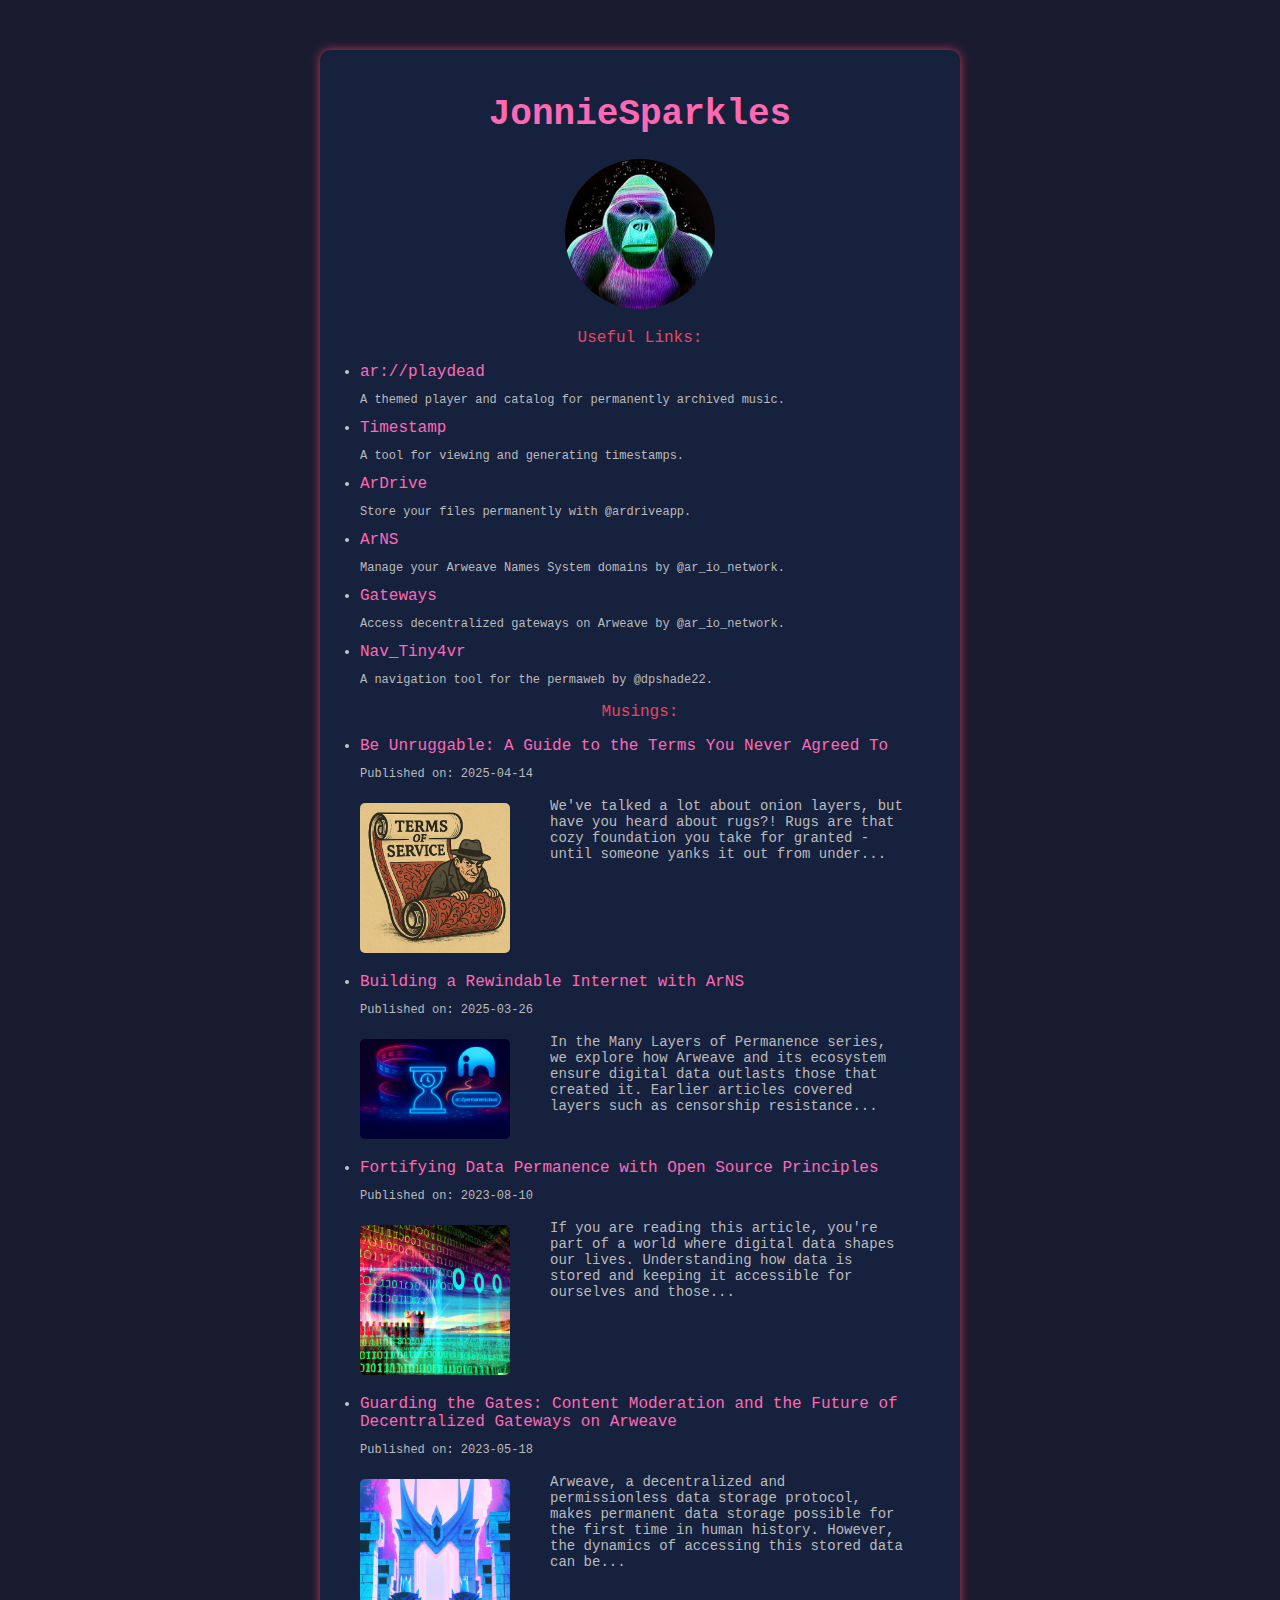
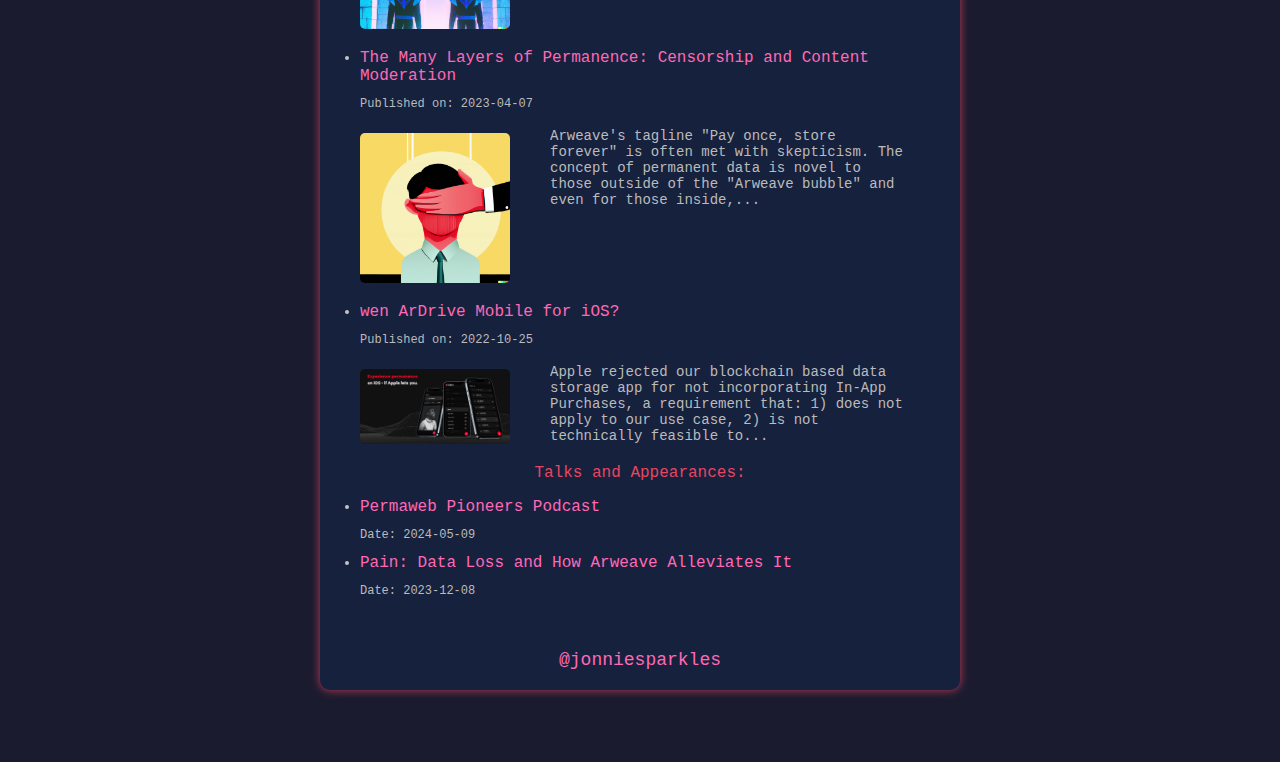
<file: index.html>
<!DOCTYPE html>
<html lang="en">
  <head>
    <meta property="og:title" content="JonnieSparkles' Homepage" />
    <meta property="og:description" content="Shilling permanence." />
    <meta property="og:image" content="https://arweave.net/1JJqACNKAqui389pTYaks2HDkIBmKO6zzaMN4VxRpqw" />
    <meta property="og:url" content="https://arweave.net" />
    <meta charset="UTF-8" />
    <meta name="viewport" content="width=device-width, initial-scale=1.0" />

    <meta name="twitter:card" content="summary_large_image" />
    <meta name="twitter:site" content="@jonniesparkles" />
    <meta name="twitter:title" content="JonnieSparkles' Homepage" />
    <meta name="twitter:description" content="Shilling permanence." />
    <meta name="twitter:image" content="https://arweave.net/1JJqACNKAqui389pTYaks2HDkIBmKO6zzaMN4VxRpqw" />

    <!-- Favicon -->
    <link rel="icon" href="./assets/jonniesparkles.png" type="image/x-icon">

    <title>JonnieSparkles' Homepage</title>
    <script>
      console.log("Script is running");  // This will verify if the script is executing
      function updateDynamicContent() {
        const profilePic = document.getElementById('profilePicture');
        const gatewayDomain = detectGatewayDomain();
    
        // Define useful links data in a single structure
        const usefulLinks = [
          { name: 'playdead', description: 'A themed player and catalog for permanently archived music.', customTitle: 'ar://playdead' },
          { name: 'timestamp', description: 'A tool for viewing and generating timestamps.', customTitle: 'Timestamp' },
          { name: 'ardrive', description: 'Store your files permanently with @ardriveapp.', customTitle: 'ArDrive' },
          { name: 'arns', description: 'Manage your Arweave Names System domains by @ar_io_network.', customTitle: 'ArNS' },
          { name: 'gateways', description: 'Access decentralized gateways on Arweave by @ar_io_network.', customTitle: 'Gateways' },
          { name: 'nav_tiny4vr', description: 'A navigation tool for the permaweb by @dpshade22.', customTitle: 'Nav_Tiny4vr' }
        ];
    
        const usefulLinksContainer = document.getElementById('usefulLinksContainer');
        usefulLinksContainer.innerHTML = '';
        usefulLinks.forEach(link => {
          const listItem = document.createElement('li');
          const anchor = document.createElement('a');
          
          // Fix the gateway domain format by removing the protocol if present
          const cleanGatewayDomain = gatewayDomain.replace(/^https?:\/\//, '');
          
          anchor.href = `https://${link.name}.${cleanGatewayDomain}`;
          anchor.className = 'article-link';
          anchor.target = '_blank';
          anchor.textContent = link.customTitle || (link.name.charAt(0).toUpperCase() + link.name.slice(1));
          
          const blurb = document.createElement('p');
          blurb.className = 'small-text';
          blurb.textContent = link.description;
          listItem.appendChild(anchor);
          listItem.appendChild(blurb);
          usefulLinksContainer.appendChild(listItem);
        });
    
        // Define articles data
        const articles = [
          { 
            title: 'Be Unruggable: A Guide to the Terms You Never Agreed To', 
            folder: '/articles/unruggable-terms.html',
            publishedDate: '2025-04-14'
          },
          { 
            title: 'Building a Rewindable Internet with ArNS', 
            folder: '/articles/building-a-rewindable-internet-with-arns.html',
            publishedDate: '2025-03-26'
          },
          { 
            title: 'Fortifying Data Permanence with Open Source Principles',
            folder: '/articles/fortifying-data-permanence-with-open-source-principles.html',
            publishedDate: '2023-08-10'
          },
          { 
            title: 'Guarding the Gates: Content Moderation and the Future of Decentralized Gateways on Arweave',
            folder: '/articles/guarding-the-gates.html',
            publishedDate: '2023-05-18'
          },
          { 
            title: 'The Many Layers of Permanence: Censorship and Content Moderation',
            folder: '/articles/censorship-and-content-moderation.html',
            publishedDate: '2023-04-07'
          },
          { 
            title: 'wen ArDrive Mobile for iOS?',
            folder: '/articles/wen-ardrive-mobile-for-ios.html',
            publishedDate: '2022-10-25'
          }
        ];
    
        const articlesContainer = document.getElementById('articlesContainer');
        articlesContainer.innerHTML = '';
        articles.forEach(article => {
          const listItem = document.createElement('li');
          const anchor = document.createElement('a');
          
          const folderPath = article.folder.startsWith('/') ? article.folder.slice(1) : article.folder;
          anchor.href = folderPath;
          anchor.className = 'article-link';
          anchor.textContent = article.title;

          // Create container for preview content
          const container = document.createElement('div');
          container.style.display = 'flex';
          container.style.alignItems = 'flex-start';
          container.style.marginTop = '10px';
          container.style.marginBottom = '20px';
          container.style.gap = '15px';
          container.style.width = '100%';
          container.style.flexDirection = 'row';

          // Set up preview fetch
          fetch(folderPath)
            .then(response => response.text())
            .then(data => {
              const parser = new DOMParser();
              const doc = parser.parseFromString(data, 'text/html');

              // Get first image from the article content
              const imgElement = doc.querySelector('.markdown-preview img');
              if (imgElement) {
                const imgPreview = document.createElement('img');
                const imgSrc = imgElement.getAttribute('src');
                // Handle relative paths
                imgPreview.src = imgSrc.startsWith('./') ? 
                  `${folderPath.substring(0, folderPath.lastIndexOf('/'))}/${imgSrc.slice(2)}` : 
                  imgSrc;
                imgPreview.className = 'article-image-preview';
                imgPreview.style.maxWidth = '150px';
                imgPreview.style.flexShrink = '0';
                container.appendChild(imgPreview);
              }

              // Get preview text from paragraphs after the heading sections
              // Skip the byline paragraphs with small tags
              const paragraphs = doc.querySelectorAll('.markdown-preview p');
              let previewText = '';
              let contentParagraphCount = 0;
              
              for (let i = 0; i < paragraphs.length; i++) {
                // Skip paragraphs with small tags (bylines)
                if (paragraphs[i].querySelector('small')) {
                  continue;
                }
                
                // Skip empty paragraphs
                if (paragraphs[i].textContent.trim() === '') {
                  continue;
                }
                
                // Also skip paragraphs that just contain images
                if (paragraphs[i].querySelector('img')) {
                  continue;
                }
                
                previewText += paragraphs[i].textContent + ' ';
                contentParagraphCount++;
                
                // Stop after we found 2 content paragraphs
                if (contentParagraphCount >= 2) {
                  break;
                }
              }

              const previewElement = document.createElement('div');
              previewElement.className = 'article-preview';
              previewElement.style.width = 'calc(100% - 180px)';
              previewElement.style.marginLeft = '15px';
              previewElement.style.flex = '1';
              previewElement.textContent = previewText.trim().split(' ').slice(0, 30).join(' ') + '...';
              container.appendChild(previewElement);
            })
            .catch(error => {
              console.error('Error fetching preview:', error);
              // Add fallback preview text if fetch fails
              const previewElement = document.createElement('div');
              previewElement.className = 'article-preview';
              previewElement.style.width = '100%';
              previewElement.textContent = 'Click to read more...';
              container.appendChild(previewElement);
            });

          const dateText = document.createElement('p');
          dateText.className = 'small-text';
          dateText.textContent = `Published on: ${article.publishedDate}`;
          
          listItem.appendChild(anchor);
          listItem.appendChild(dateText);
          listItem.appendChild(container);
          articlesContainer.appendChild(listItem);
        });
    
        // Generate talks and appearances links with publication dates dynamically
        const talksContainer = document.getElementById('talksContainer');
        talksContainer.innerHTML = '';
        const talks = [
          { title: 'Permaweb Pioneers Podcast', txId: 'XLeJ6gghPfQBMvx2sfmFbW0Yx_M0nrvEgnCHok71rfc', publishedDate: '2024-05-09' },
          { title: 'Pain: Data Loss and How Arweave Alleviates It', txId: 'ldCVUSl4l92NBrkj_pmCF8AAClPDZuffas_o32NI6mQ', publishedDate: '2023-12-08' }
        ];
    
        talks.forEach(talk => {
          const listItem = document.createElement('li');
          const anchor = document.createElement('a');
          anchor.href = `${gatewayDomain}/${talk.txId}`;
          anchor.className = 'article-link';
          anchor.target = '_blank';
          anchor.textContent = talk.title;
          const dateText = document.createElement('p');
          dateText.className = 'small-text';
          dateText.textContent = `Date: ${talk.publishedDate}`;
          listItem.appendChild(anchor);
          listItem.appendChild(dateText);
          talksContainer.appendChild(listItem);
        });
    
        profilePic.src = `./assets/jonniesparkles.png`;
      }
    
      window.onload = function () {
        updateDynamicContent();
      };
    </script>
    <style>
      body {
        font-family: 'Monaco', monospace;
        background-color: #1b1b2f;
        color: #e94560;
        text-align: center;
      }

      #content {
        margin: 50px auto;
        max-width: 600px;
        padding: 20px;
        background-color: #16213e;
        border-radius: 10px;
        box-shadow: 0 0 10px rgba(233, 69, 96, 0.8);
      }

      h1 {
        font-size: 36px;
        color: #ff69b4;
      }

      ul {
        text-align: left;
        padding-left: 20px;
        font-size: 16px;
        color: #c3c3c3;
        margin-right: 30px; /* Align right edge with preview text */
      }

      li {
        margin: 10px 0;
      }

      .article-link {
        color: #ff69b4;
        text-decoration: none;
      }

      .article-link:hover {
        text-decoration: underline;
      }

      .article-preview {
        font-size: 14px;
        color: #bbb;
        margin-top: 5px;
        overflow: hidden;
        display: inline-block;
        vertical-align: top;
        max-width: calc(100% - 120px); /* Adjusting to fit next to image */
      }

      .article-image-preview {
        margin-top: 10px;
        border-radius: 5px;
        max-width: 100px;
        height: auto;
        display: inline-block;
        margin-right: 10px;
        vertical-align: top;
      }

      .small-text {
        font-size: 12px;
        color: #bbb;
      }

      .profile-picture {
        border-radius: 50%;
        margin: 20px auto;
        width: 150px;
        height: 150px;
        object-fit: cover;
        display: block;
      }

      .social-link {
        color: #ff69b4;
        text-decoration: none;
        font-size: 18px;
        margin-top: 15px;
      }

      .social-link:hover {
        text-decoration: underline;
      }
    </style>
  </head>
  <body>
    <div id="content">
      <h1>JonnieSparkles</h1>

      <!-- Dynamic Profile Picture -->
      <img
        id="profilePicture"
        alt="Profile Picture"
        class="profile-picture"
      />

      <!-- Useful Links Section -->
      <p style="text-align: center;">Useful Links:</p>
      <ul id="usefulLinksContainer"></ul>

      <p style="text-align: center;">Musings:</p>

      <!-- Dynamic links to Musings with bullet points -->
      <ul id="articlesContainer"></ul>
      
      <!-- Dynamic links to Talks with bullet points -->
      <p style="text-align: center;">Talks and Appearances:</p>
      <ul id="talksContainer"></ul>
     
      <!-- Social media link -->
      <br><br><a href="https://twitter.com/jonniesparkles" target="_blank" class="social-link">
        @jonniesparkles
      </a>

    </div>

    <script>
      function detectGatewayDomain() {
        const hostname = window.location.hostname;
        const parts = hostname.split(".");
        let gateway = parts.length > 1
          ? `${window.location.protocol}//${parts.slice(1).join(".")}`
          : window.location.origin;
        if (gateway.includes("ar.io")) {
          gateway = "https://arweave.net";
        }
        return gateway;
      }
    </script>
    
  </body>
</html>
</file>
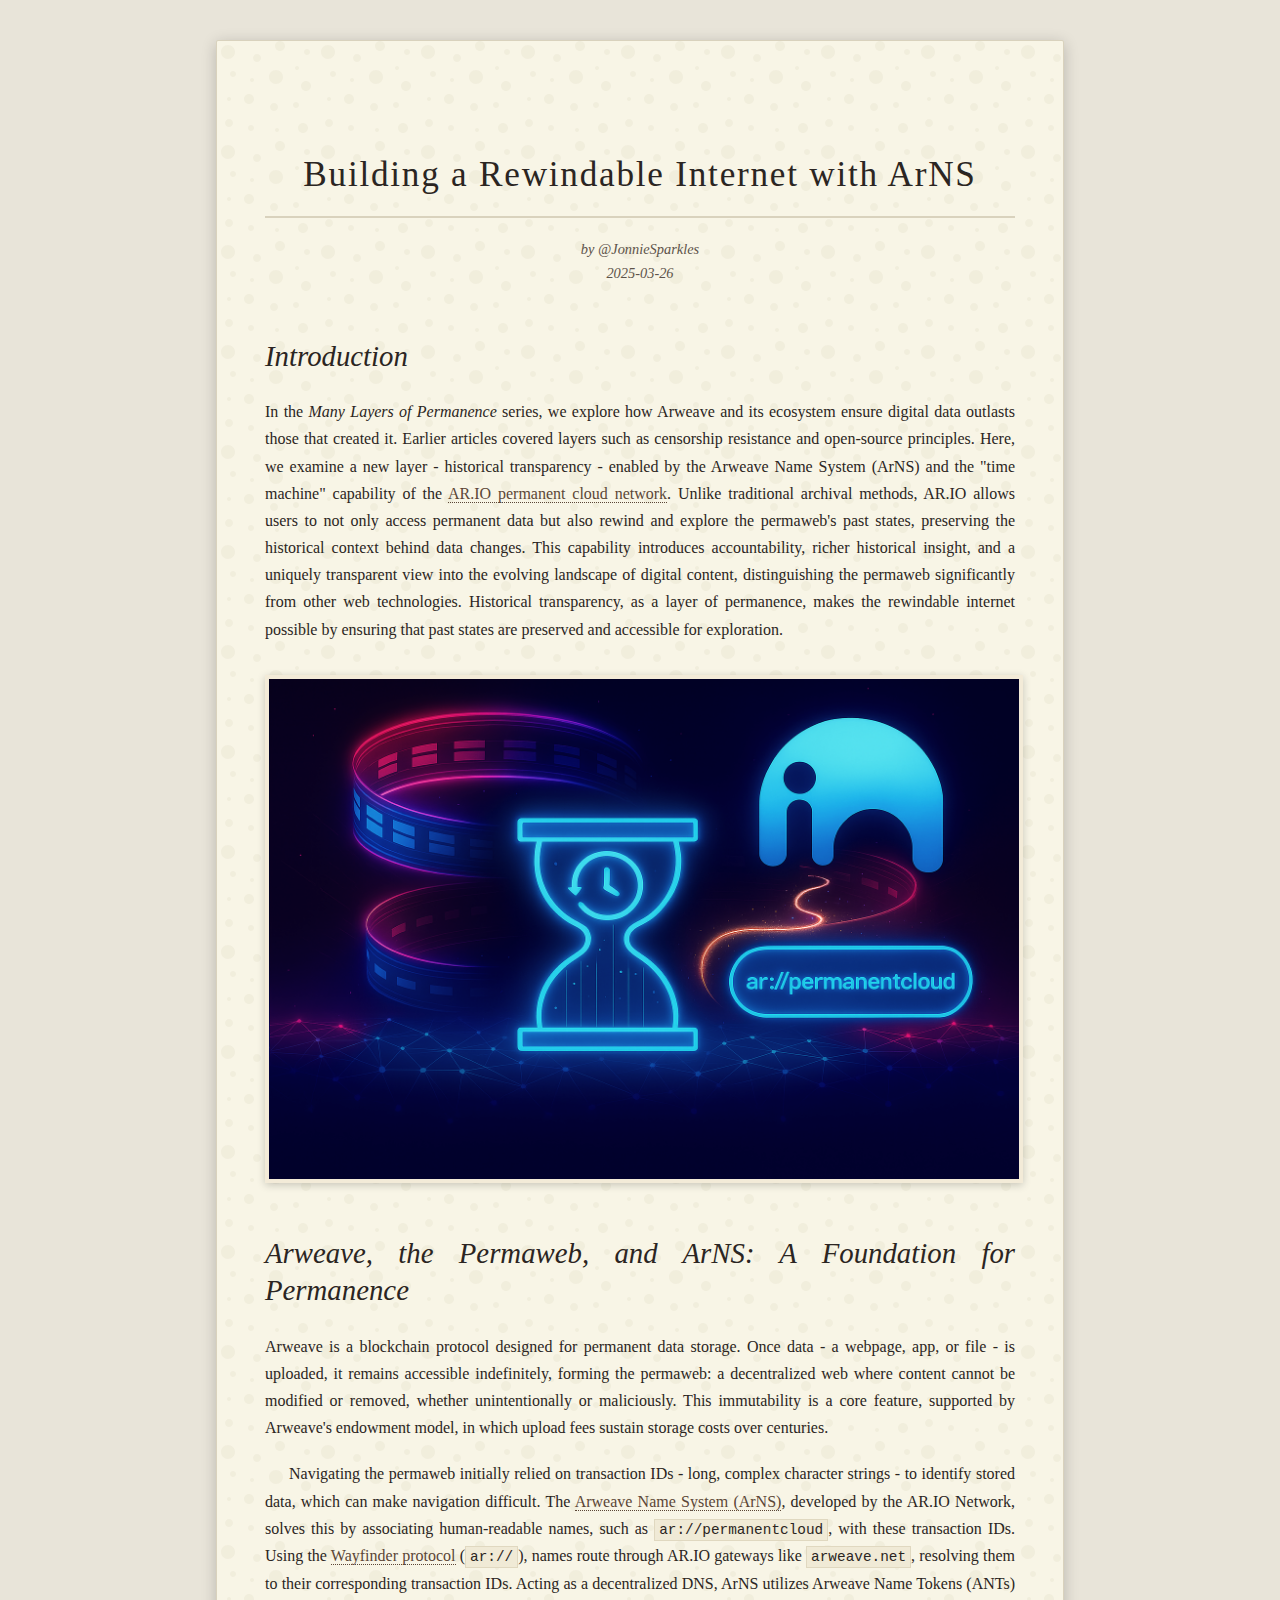
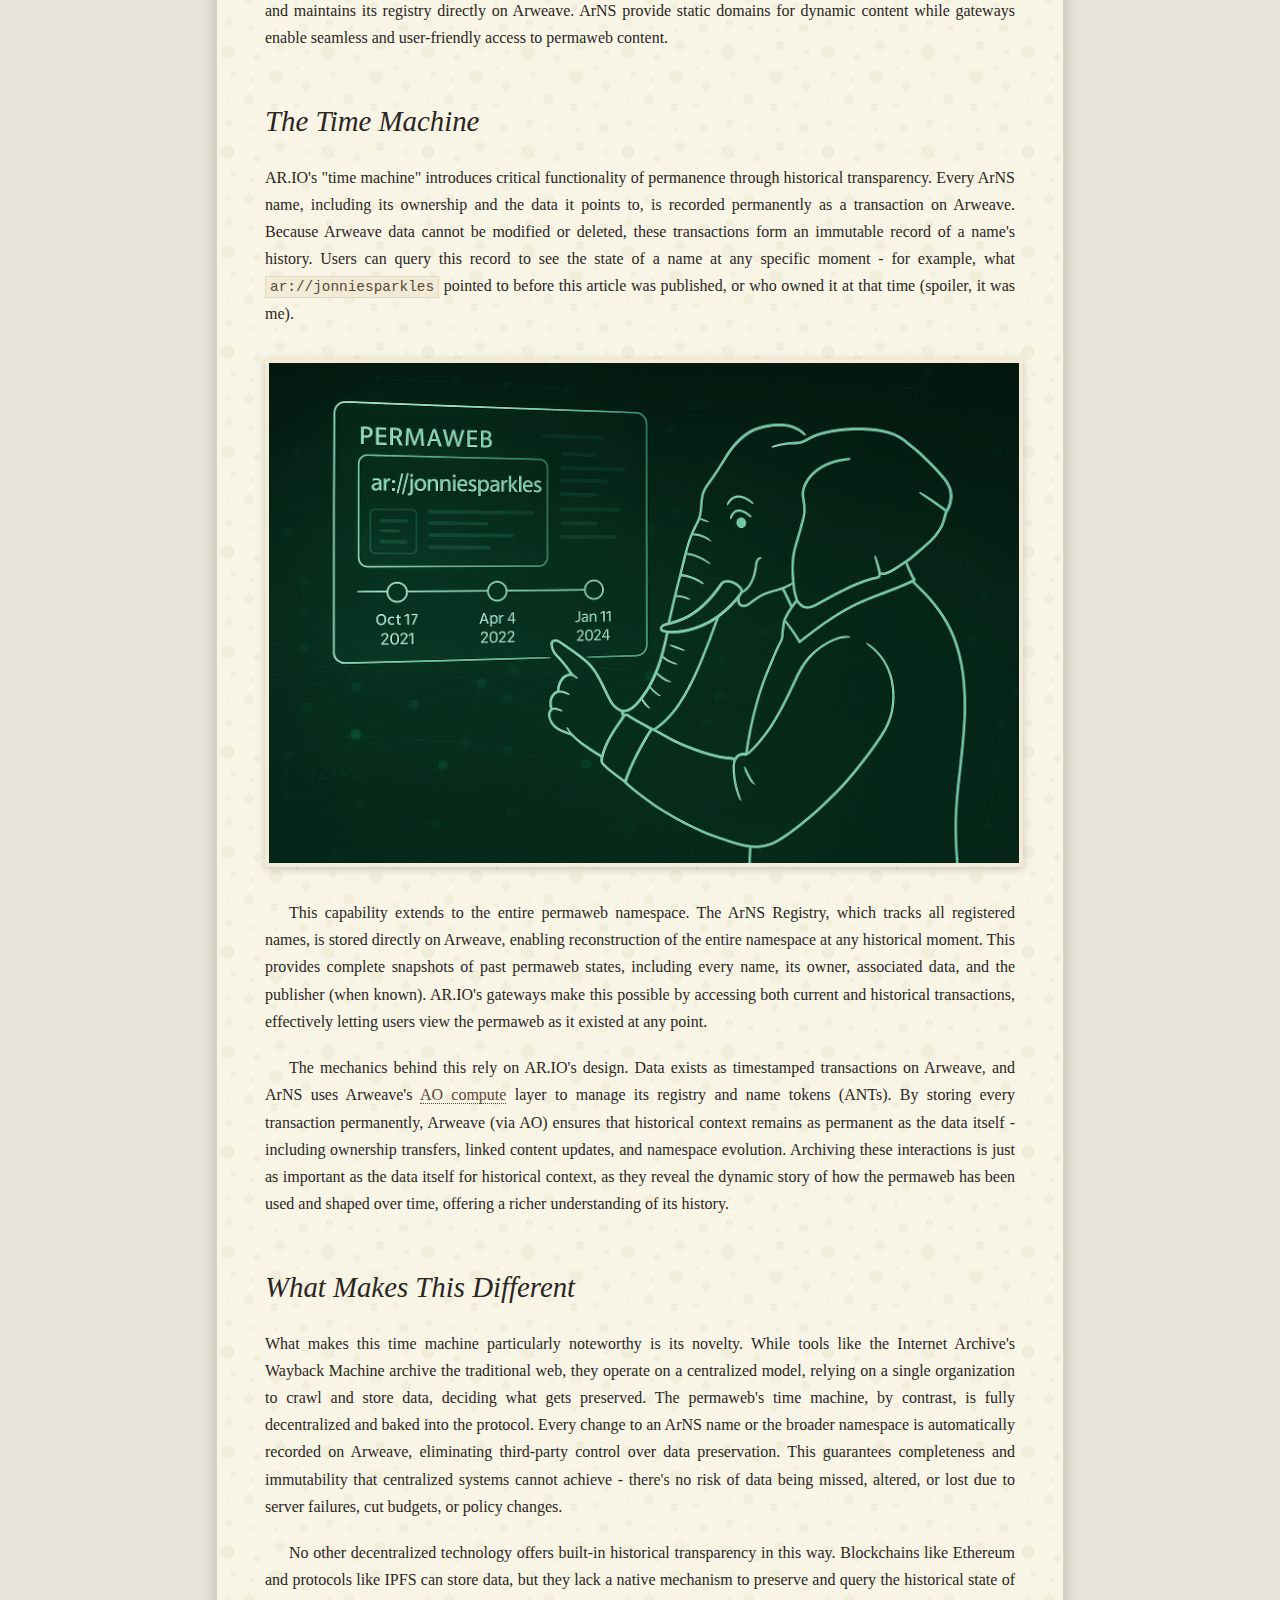
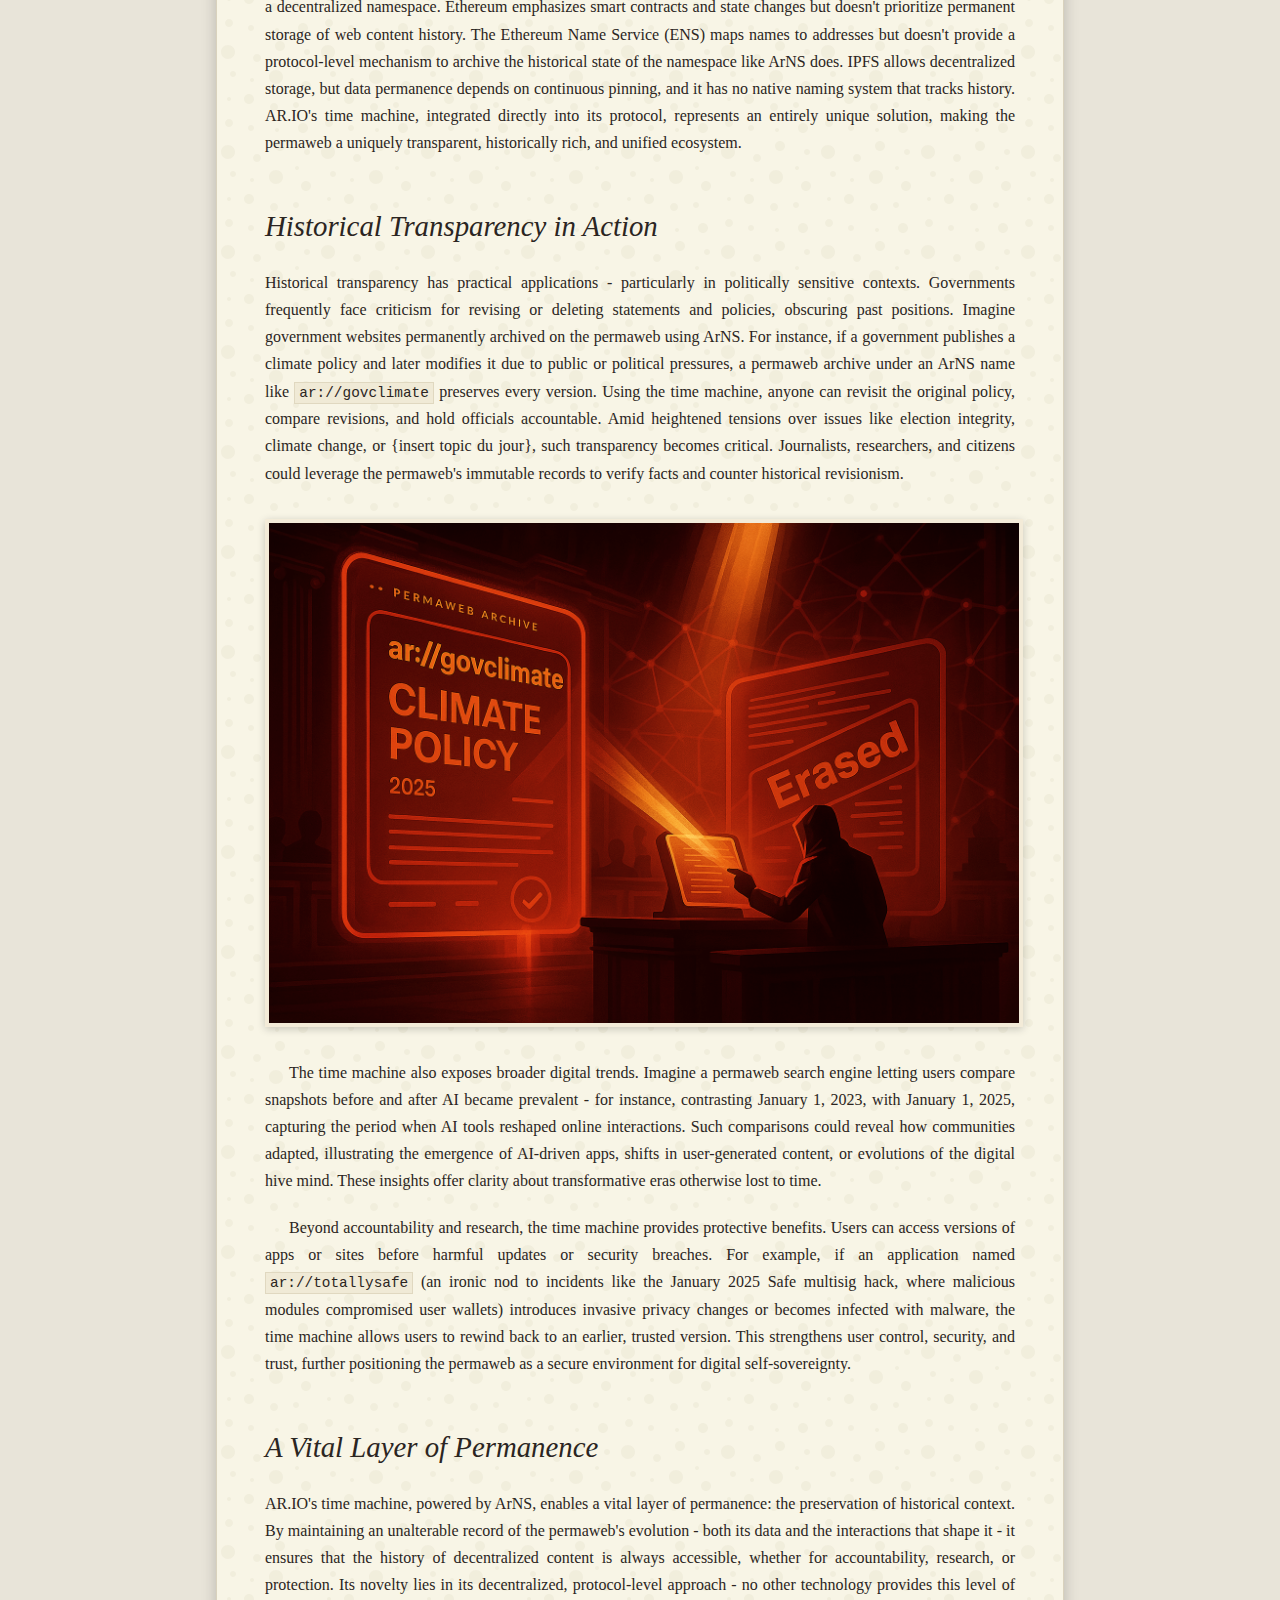
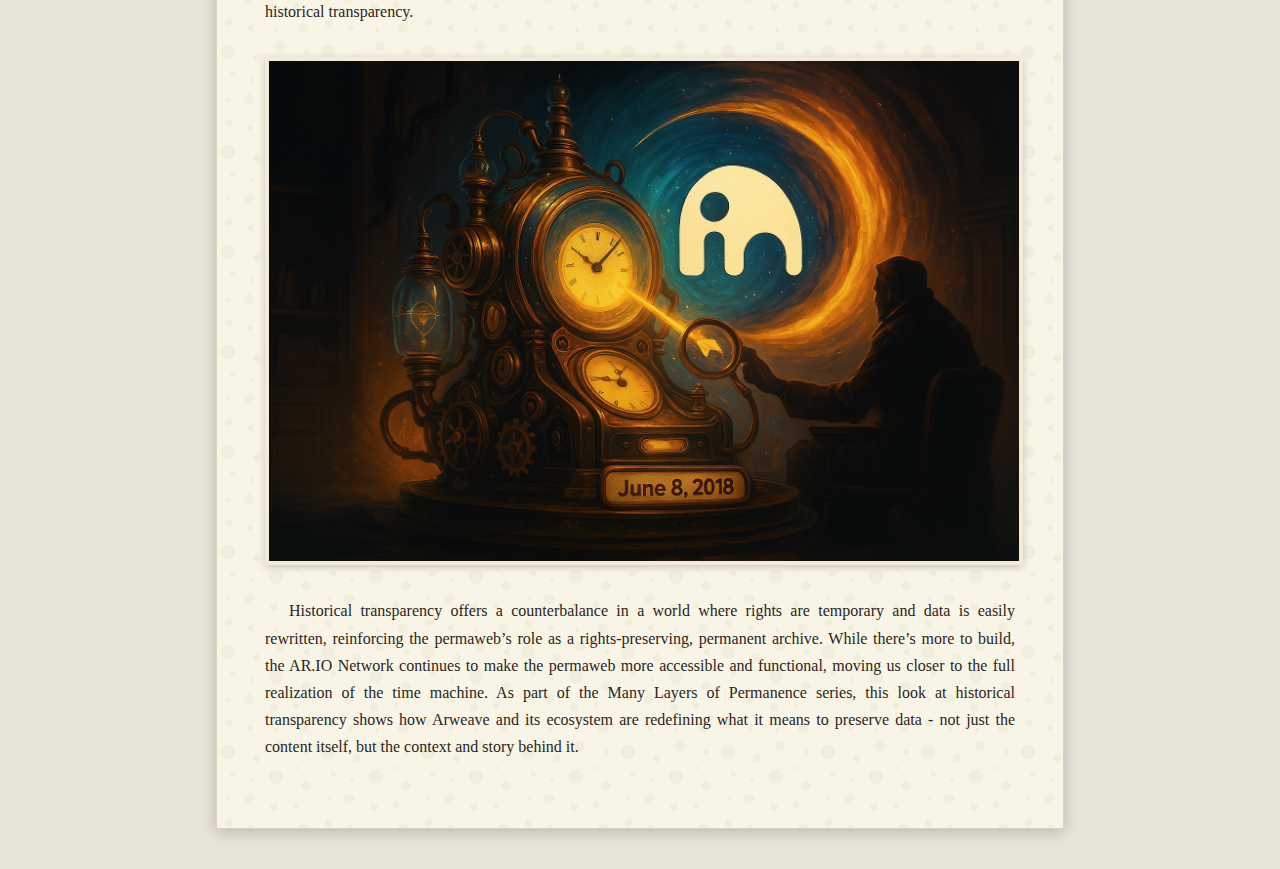
<file: articles/rewind/index.html>
<!DOCTYPE html>
<html lang="en">
  <head>
    <title>Building a Rewindable Internet with ArNS</title>
 
    <!-- Metadata -->
    <meta property="og:title" content="Building a Rewindable Internet with ArNS" />
    <meta property="og:description" content="by @JonnieSparkles" />
    <meta property="og:image" content="https://arweave.net/TTFJPmEMHjFSTyoct_miifj3GgWaEVmM_-0QY7kHnKs" />
    <meta property="og:url" content="https://rewind_jonniesparkles.arweave.net" />
    <meta property="og:type" content="website" />

    <meta name="twitter:card" content="summary" />
    <meta name="twitter:title" content="Building a Rewindable Internet with ArNS" />
    <meta name="twitter:description" content="by @JonnieSparkles" />
    <meta name="twitter:image" content="https://arweave.net/TTFJPmEMHjFSTyoct_miifj3GgWaEVmM_-0QY7kHnKs" />

    <meta charset="utf-8">
    <meta name="viewport" content="width=device-width, initial-scale=1.0">

    <!-- Favicon -->
    <link rel="icon" href="./favicon.ico" type="image/x-icon">

    <!-- Stylesheet -->
    <link rel="stylesheet" href="theme.css">

  </head>
  <body>
    <div class="markdown-preview">
      <h1 id="building-a-rewindable-internet-with-arns">Building a Rewindable Internet with ArNS </h1>
      <p><small>by @JonnieSparkles<br>2025-03-26</small></p>
      <h2 id="introduction">Introduction </h2>
      <p>In the <i>Many Layers of Permanence</i> series, we explore how Arweave and its ecosystem ensure digital data outlasts those that created it. Earlier articles covered layers such as censorship resistance and open-source principles. Here, we examine a new layer - historical transparency - enabled by the Arweave Name System (ArNS) and the "time machine" capability of the <a href="https://ar.io">AR.IO permanent cloud network</a>. Unlike traditional archival methods, AR.IO allows users to not only access permanent data but also rewind and explore the permaweb's past states, preserving the historical context behind data changes. This capability introduces accountability, richer historical insight, and a uniquely transparent view into the evolving landscape of digital content, distinguishing the permaweb significantly from other web technologies. Historical transparency, as a layer of permanence, makes the rewindable internet possible by ensuring that past states are preserved and accessible for exploration.</p>
      <p><img src="./Permanent-Cloud.png" alt="Permanent Cloud"></p>
      <h2 id="arweave-the-permaweb-and-arns-a-foundation-for-permanence">Arweave, the Permaweb, and ArNS: A Foundation for Permanence </h2>
      <p>Arweave is a blockchain protocol designed for permanent data storage. Once data - a webpage, app, or file - is uploaded, it remains accessible indefinitely, forming the permaweb: a decentralized web where content cannot be modified or removed, whether unintentionally or maliciously. This immutability is a core feature, supported by Arweave's endowment model, in which upload fees sustain storage costs over centuries.</p>
      <p>Navigating the permaweb initially relied on transaction IDs - long, complex character strings - to identify stored data, which can make navigation difficult. The <a href="https://ar.io/arns">Arweave Name System (ArNS)</a>, developed by the AR.IO Network, solves this by associating human-readable names, such as <code>ar://permanentcloud</code>, with these transaction IDs. Using the <a href="https://docs.ar.io/concepts/wayfinder">Wayfinder protocol</a> (<code>ar://</code>), names route through AR.IO gateways like <code>arweave.net</code>, resolving them to their corresponding transaction IDs. Acting as a decentralized DNS, ArNS utilizes Arweave Name Tokens (ANTs) and maintains its registry directly on Arweave. ArNS provide static domains for dynamic content while gateways enable seamless and user-friendly access to permaweb content.</p>
      <h2 id="the-time-machine">The Time Machine </h2>
      <p>AR.IO's "time machine" introduces critical functionality of permanence through historical transparency. Every ArNS name, including its ownership and the data it points to, is recorded permanently as a transaction on Arweave. Because Arweave data cannot be modified or deleted, these transactions form an immutable record of a name's history. Users can query this record to see the state of a name at any specific moment - for example, what <a href="https://jonniesparkles.arweave.net"><code>ar://jonniesparkles</code></a> pointed to before this article was published, or who owned it at that time (spoiler, it was me).</p>
      <p><img src="./Pick-a-Time.png" alt="Pick a Time"></p>
      <p>This capability extends to the entire permaweb namespace. The ArNS Registry, which tracks all registered names, is stored directly on Arweave, enabling reconstruction of the entire namespace at any historical moment. This provides complete snapshots of past permaweb states, including every name, its owner, associated data, and the publisher (when known). AR.IO's gateways make this possible by accessing both current and historical transactions, effectively letting users view the permaweb as it existed at any point.</p>
      <p>The mechanics behind this rely on AR.IO's design. Data exists as timestamped transactions on Arweave, and ArNS uses Arweave's <a href="https://ao.arweave.net">AO compute</a> layer to manage its registry and name tokens (ANTs). By storing every transaction permanently, Arweave (via AO) ensures that historical context remains as permanent as the data itself - including ownership transfers, linked content updates, and namespace evolution. Archiving these interactions is just as important as the data itself for historical context, as they reveal the dynamic story of how the permaweb has been used and shaped over time, offering a richer understanding of its history.</p>
      <h2 id="what-makes-this-different">What Makes This Different </h2>
      <p>What makes this time machine particularly noteworthy is its novelty. While tools like the Internet Archive's Wayback Machine archive the traditional web, they operate on a centralized model, relying on a single organization to crawl and store data, deciding what gets preserved. The permaweb's time machine, by contrast, is fully decentralized and baked into the protocol. Every change to an ArNS name or the broader namespace is automatically recorded on Arweave, eliminating third-party control over data preservation. This guarantees completeness and immutability that centralized systems cannot achieve - there's no risk of data being missed, altered, or lost due to server failures, cut budgets, or policy changes.</p>
      <p>No other decentralized technology offers built-in historical transparency in this way. Blockchains like Ethereum and protocols like IPFS can store data, but they lack a native mechanism to preserve and query the historical state of a decentralized namespace. Ethereum emphasizes smart contracts and state changes but doesn't prioritize permanent storage of web content history. The Ethereum Name Service (ENS) maps names to addresses but doesn't provide a protocol-level mechanism to archive the historical state of the namespace like ArNS does. IPFS allows decentralized storage, but data permanence depends on continuous pinning, and it has no native naming system that tracks history. AR.IO's time machine, integrated directly into its protocol, represents an entirely unique solution, making the permaweb a uniquely transparent, historically rich, and unified ecosystem.</p>
      <h2 id="historical-transparency-in-action">Historical Transparency in Action </h2>
      <p>Historical transparency has practical applications - particularly in politically sensitive contexts. Governments frequently face criticism for revising or deleting statements and policies, obscuring past positions. Imagine government websites permanently archived on the permaweb using ArNS. For instance, if a government publishes a climate policy and later modifies it due to public or political pressures, a permaweb archive under an ArNS name like <code>ar://govclimate</code> preserves every version. Using the time machine, anyone can revisit the original policy, compare revisions, and hold officials accountable. Amid heightened tensions over issues like election integrity, climate change, or {insert topic du jour}, such transparency becomes critical. Journalists, researchers, and citizens could leverage the permaweb's immutable records to verify facts and counter historical revisionism.</p>
      <p><img src="./Climate-Policy.png" alt="Climate Policy"></p>
      <p>The time machine also exposes broader digital trends. Imagine a permaweb search engine letting users compare snapshots before and after AI became prevalent - for instance, contrasting January 1, 2023, with January 1, 2025, capturing the period when AI tools reshaped online interactions. Such comparisons could reveal how  communities adapted, illustrating the emergence of AI-driven apps, shifts in user-generated content, or evolutions of the digital hive mind. These insights offer clarity about transformative eras otherwise lost to time.</p>
      <p>Beyond accountability and research, the time machine provides protective benefits. Users can access versions of apps or sites before harmful updates or security breaches. For example, if an application named <code>ar://totallysafe</code> (an ironic nod to incidents like the January 2025 Safe multisig hack, where malicious modules compromised user wallets) introduces invasive privacy changes or becomes infected with malware, the time machine allows users to rewind back to an earlier, trusted version. This strengthens user control, security, and trust, further positioning the permaweb as a secure environment for digital self-sovereignty.</p>
      <h2 id="a-vital-layer-of-permanence">A Vital Layer of Permanence </h2>
      <p>AR.IO's time machine, powered by ArNS, enables a vital layer of permanence: the preservation of historical context. By maintaining an unalterable record of the permaweb's evolution - both its data and the interactions that shape it - it ensures that the history of decentralized content is always accessible, whether for accountability, research, or protection. Its novelty lies in its decentralized, protocol-level approach - no other technology provides this level of historical transparency.</p>
      <p><img src="./Back-to-the-Beginning.png" alt="Back to the Beginning"></p>
      <p>Historical transparency offers a counterbalance in a world where rights are temporary and data is easily rewritten, reinforcing the permaweb’s role as a rights-preserving, permanent archive. While there’s more to build, the AR.IO Network continues to make the permaweb more accessible and functional, moving us closer to the full realization of the time machine. As part of the Many Layers of Permanence series, this look at historical transparency shows how Arweave and its ecosystem are redefining what it means to preserve data - not just the content itself, but the context and story behind it.</p>
    </div>
  </body>
</html>
</file>
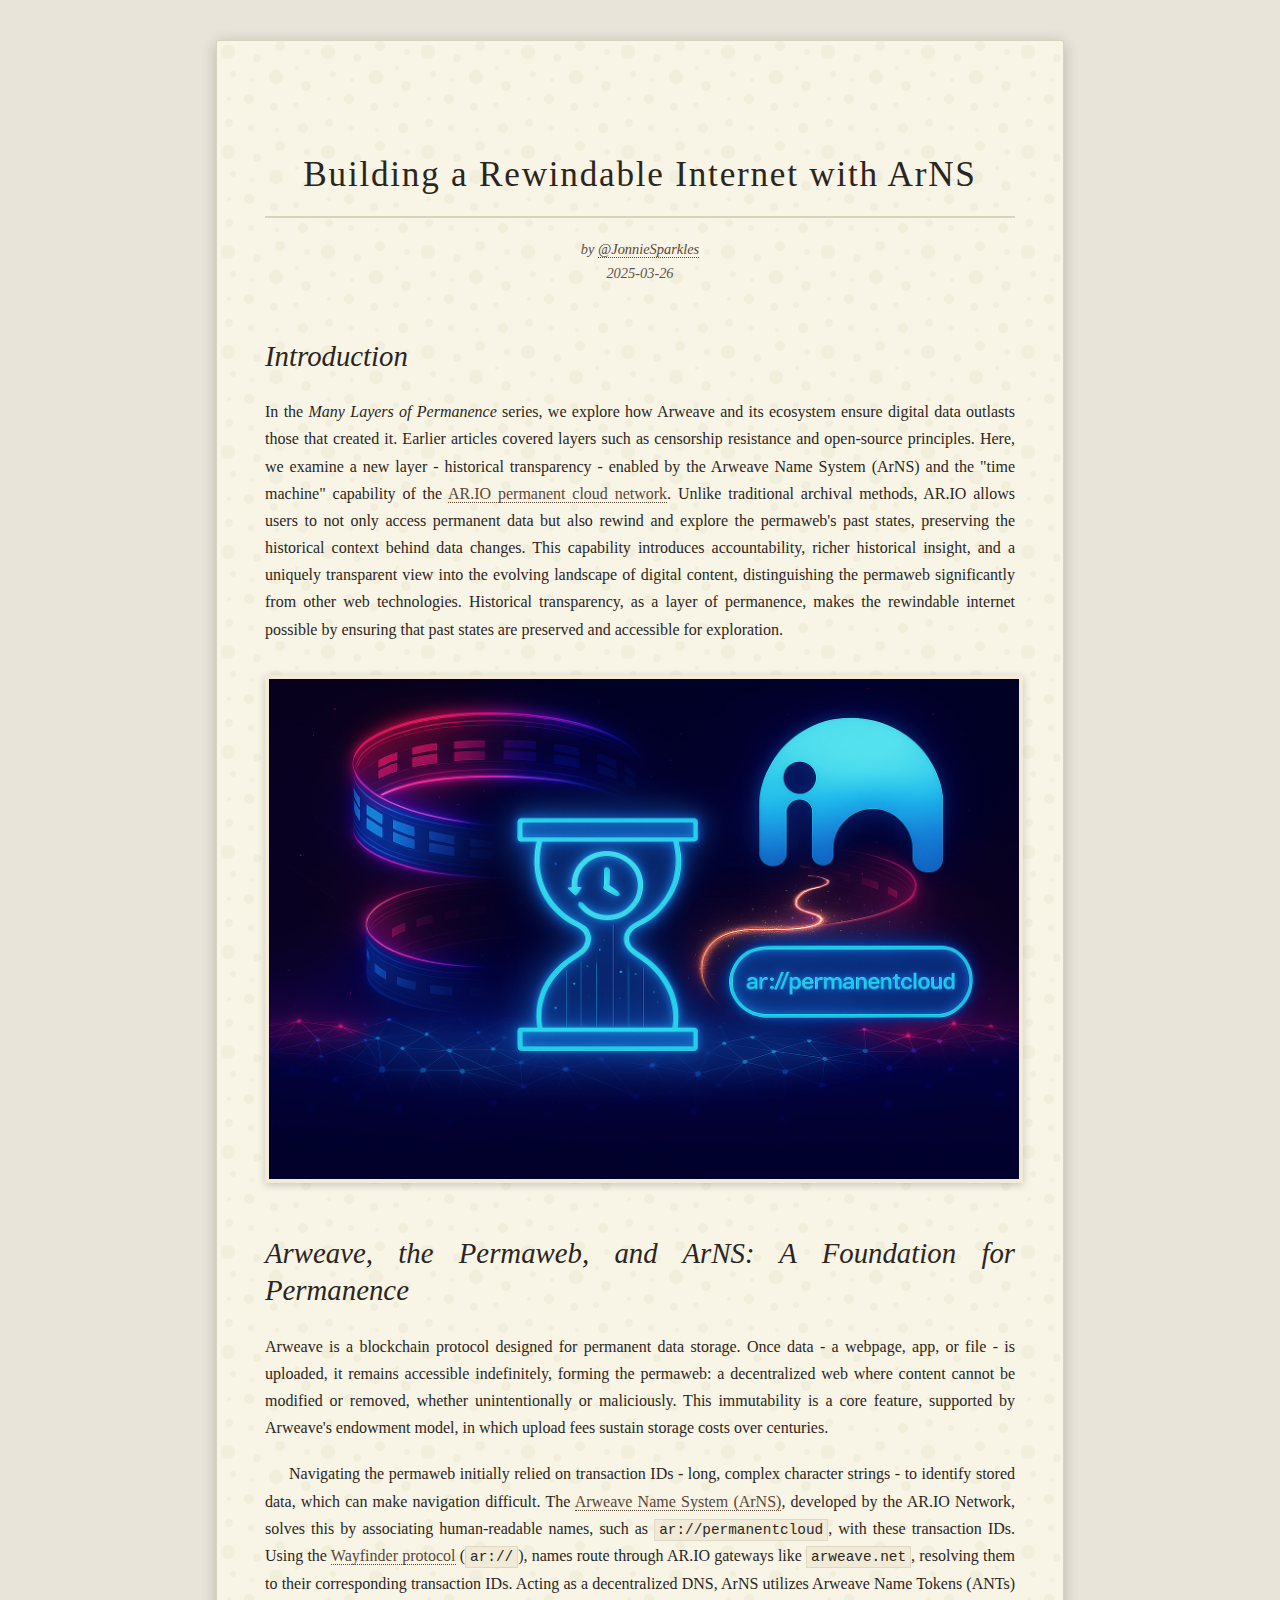
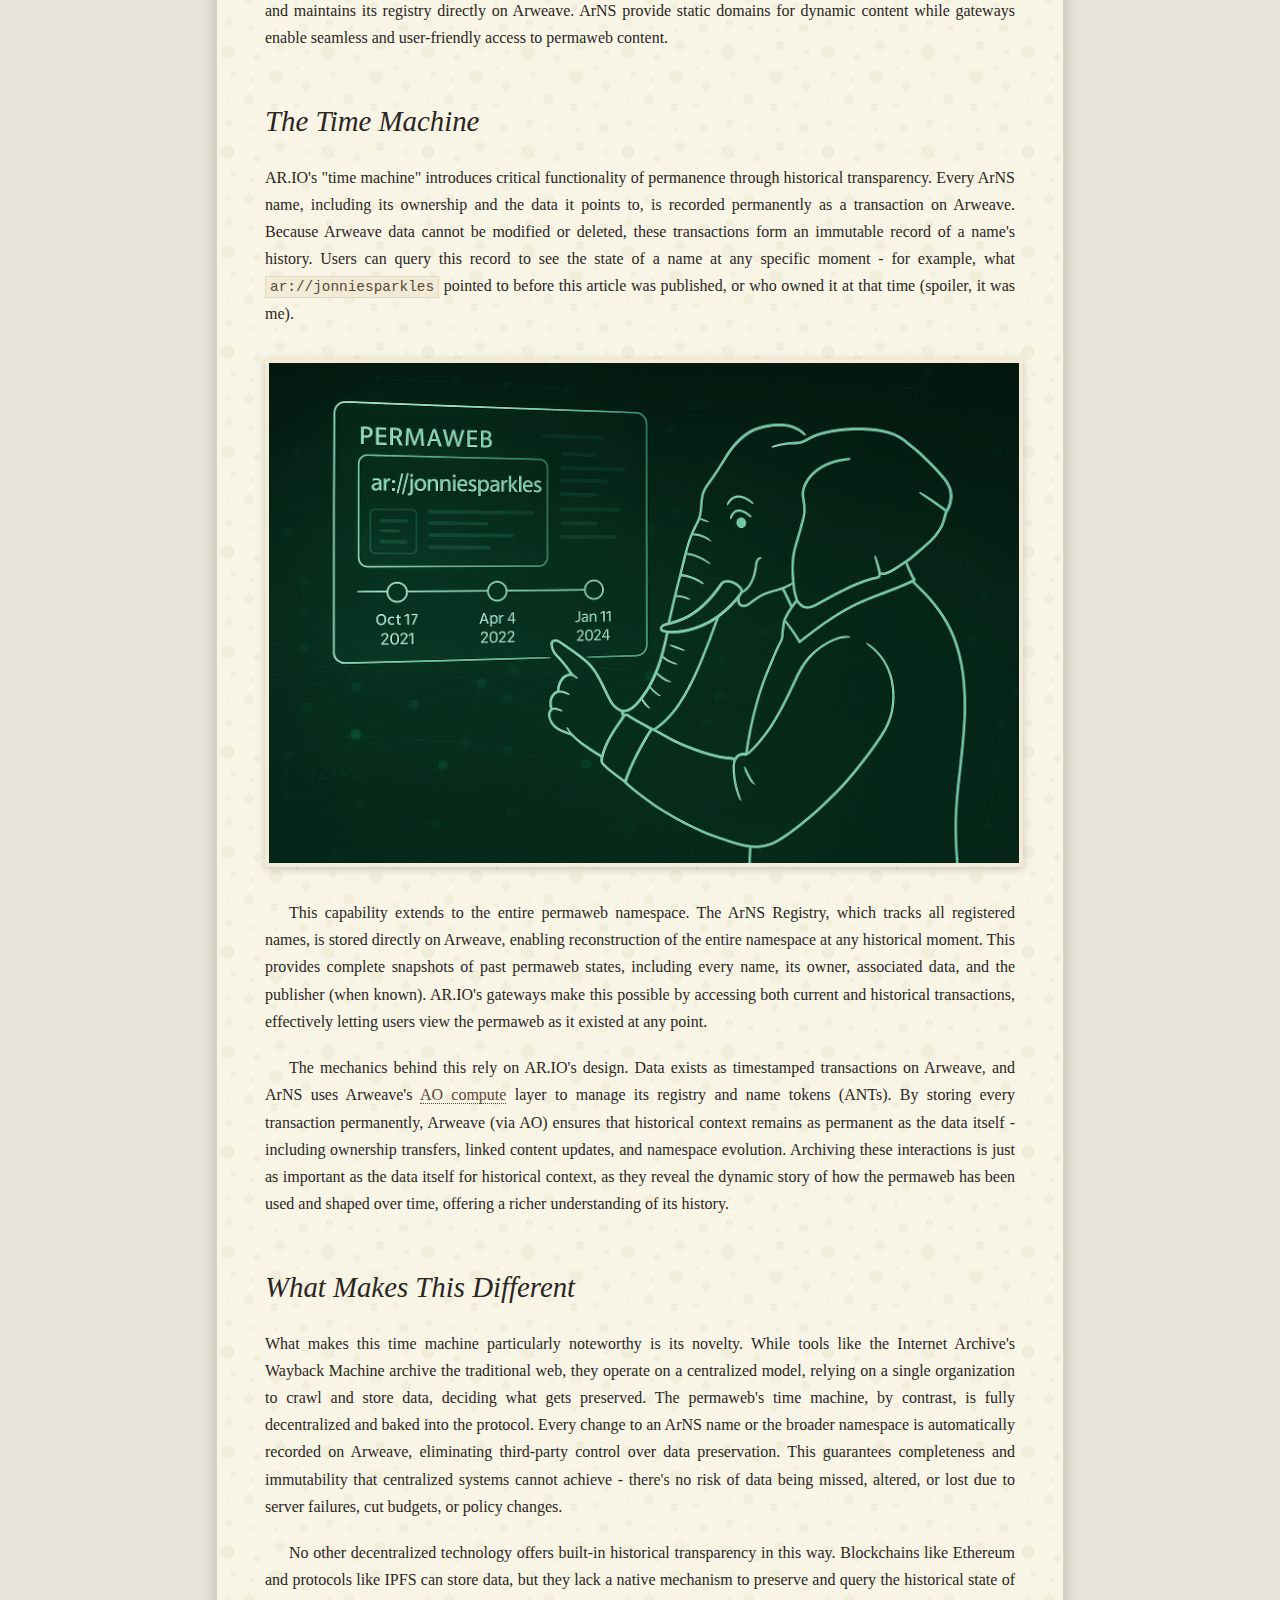
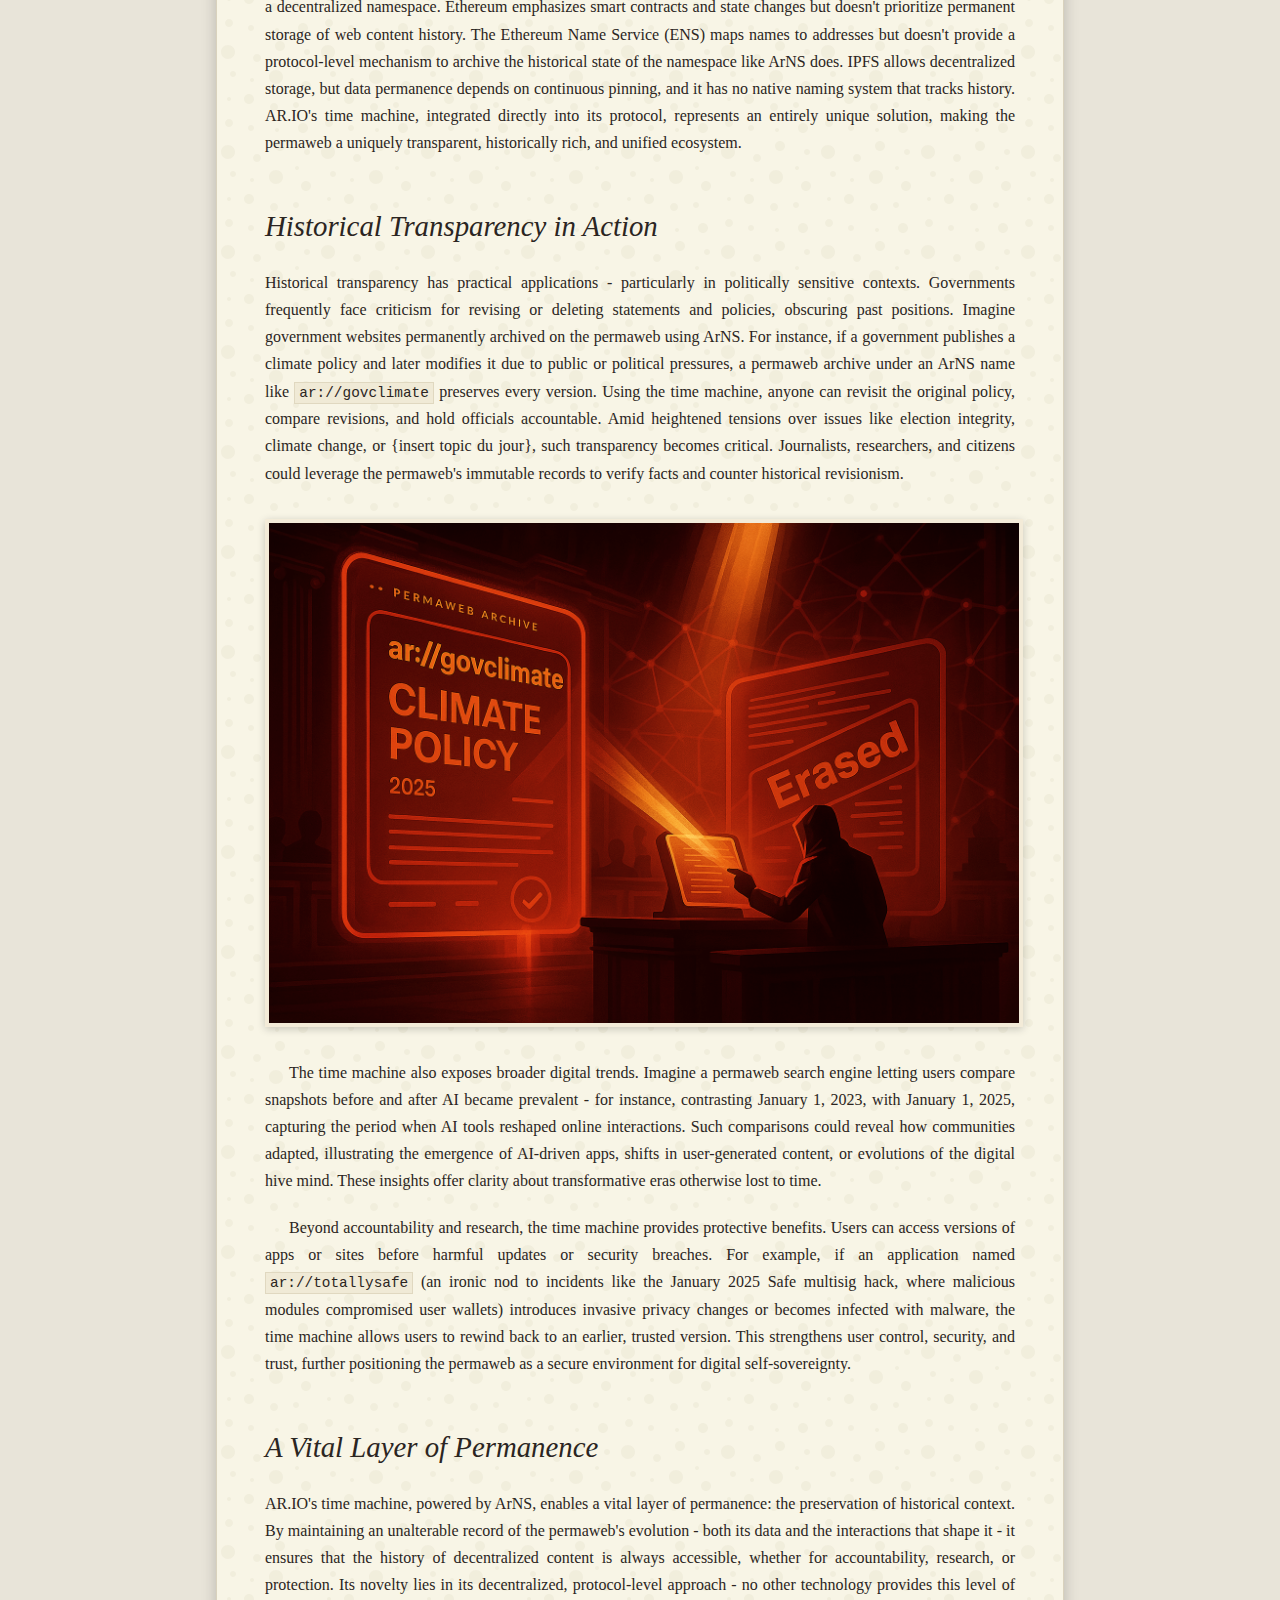
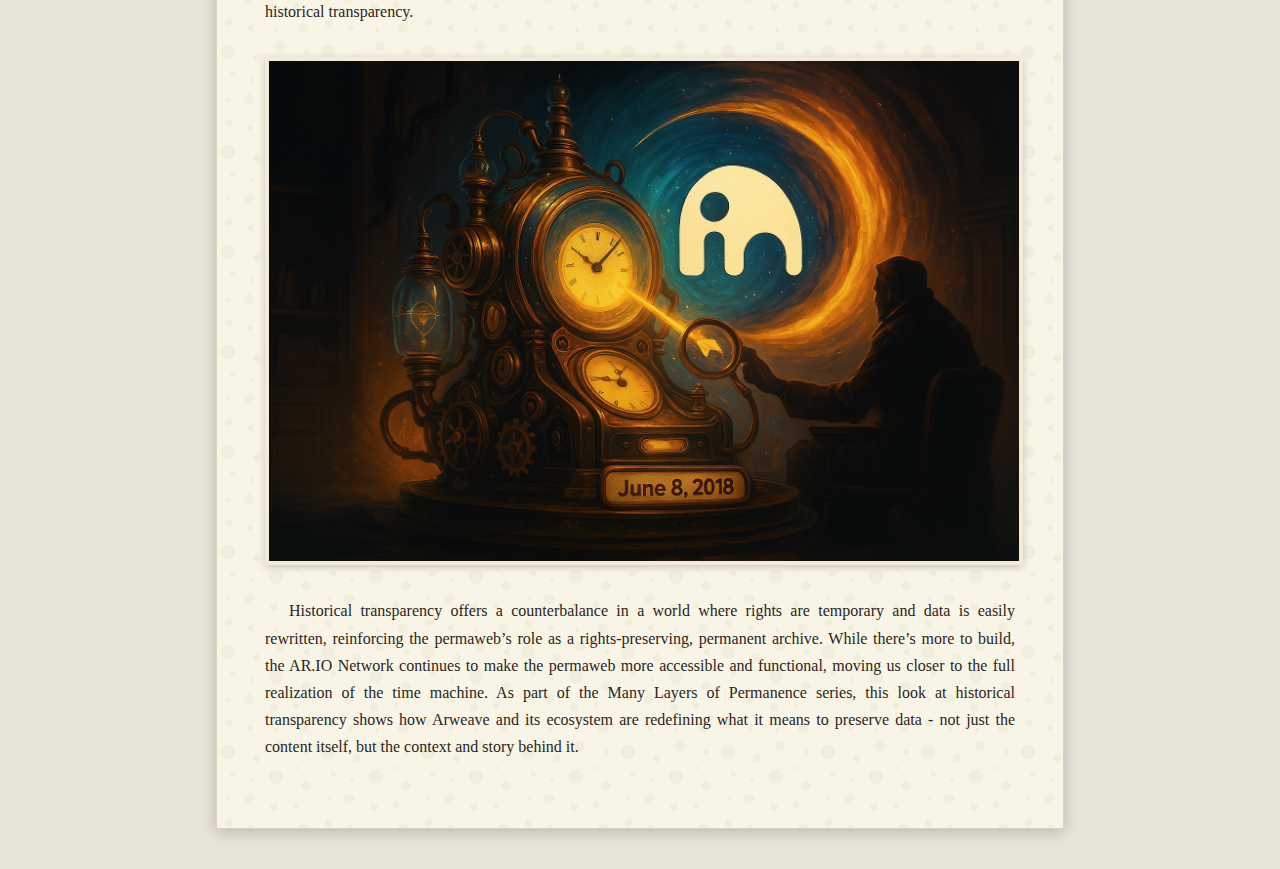
<file: articles/building-a-rewindable-internet-with-arns.html>
<!DOCTYPE html>
<html lang="en">
  <head>
    <title>Building a Rewindable Internet with ArNS</title>
 
    <!-- Metadata -->
    <meta property="og:title" content="Building a Rewindable Internet with ArNS" />
    <meta property="og:description" content="Explore how Arweave and its ecosystem ensure digital data outlasts those that created it by @JonnieSparkles." />
    <meta property="og:image" content="https://arweave.net/TTFJPmEMHjFSTyoct_miifj3GgWaEVmM_-0QY7kHnKs" />
    <meta property="og:url" content="https://rewind_jonniesparkles.arweave.net" />
    <meta property="og:type" content="website" />

    <meta name="twitter:card" content="large" />
    <meta name="twitter:title" content="Building a Rewindable Internet with ArNS" />
    <meta name="twitter:description" content="Explore how Arweave and its ecosystem ensure digital data outlasts those that created it by @JonnieSparkles." />
    <meta name="twitter:image" content="https://arweave.net/TTFJPmEMHjFSTyoct_miifj3GgWaEVmM_-0QY7kHnKs" />

    <meta charset="utf-8">
    <meta name="viewport" content="width=device-width, initial-scale=1.0">

    <!-- Favicon -->
    <link rel="icon" href="./building-a-rewindable-internet-with-arns/favicon.ico" type="image/x-icon">

    <!-- Stylesheet -->
    <link rel="stylesheet" href="./building-a-rewindable-internet-with-arns/theme.css">

  </head>
  <body>
    <div class="markdown-preview">
      <h1 id="building-a-rewindable-internet-with-arns">Building a Rewindable Internet with ArNS </h1>
      <p><small>by <a href="https://jonniesparkles.arweave.net">@JonnieSparkles</a><br>2025-03-26</small></p>
      <h2 id="introduction">Introduction </h2>
      <p>In the <i>Many Layers of Permanence</i> series, we explore how Arweave and its ecosystem ensure digital data outlasts those that created it. Earlier articles covered layers such as censorship resistance and open-source principles. Here, we examine a new layer - historical transparency - enabled by the Arweave Name System (ArNS) and the "time machine" capability of the <a href="https://ar.io">AR.IO permanent cloud network</a>. Unlike traditional archival methods, AR.IO allows users to not only access permanent data but also rewind and explore the permaweb's past states, preserving the historical context behind data changes. This capability introduces accountability, richer historical insight, and a uniquely transparent view into the evolving landscape of digital content, distinguishing the permaweb significantly from other web technologies. Historical transparency, as a layer of permanence, makes the rewindable internet possible by ensuring that past states are preserved and accessible for exploration.</p>
      <p><img src="./building-a-rewindable-internet-with-arns/Permanent-Cloud.png" alt="Permanent Cloud"></p>
      <h2 id="arweave-the-permaweb-and-arns-a-foundation-for-permanence">Arweave, the Permaweb, and ArNS: A Foundation for Permanence </h2>
      <p>Arweave is a blockchain protocol designed for permanent data storage. Once data - a webpage, app, or file - is uploaded, it remains accessible indefinitely, forming the permaweb: a decentralized web where content cannot be modified or removed, whether unintentionally or maliciously. This immutability is a core feature, supported by Arweave's endowment model, in which upload fees sustain storage costs over centuries.</p>
      <p>Navigating the permaweb initially relied on transaction IDs - long, complex character strings - to identify stored data, which can make navigation difficult. The <a href="https://ar.io/arns">Arweave Name System (ArNS)</a>, developed by the AR.IO Network, solves this by associating human-readable names, such as <code>ar://permanentcloud</code>, with these transaction IDs. Using the <a href="https://docs.ar.io/concepts/wayfinder">Wayfinder protocol</a> (<code>ar://</code>), names route through AR.IO gateways like <code>arweave.net</code>, resolving them to their corresponding transaction IDs. Acting as a decentralized DNS, ArNS utilizes Arweave Name Tokens (ANTs) and maintains its registry directly on Arweave. ArNS provide static domains for dynamic content while gateways enable seamless and user-friendly access to permaweb content.</p>
      <h2 id="the-time-machine">The Time Machine </h2>
      <p>AR.IO's "time machine" introduces critical functionality of permanence through historical transparency. Every ArNS name, including its ownership and the data it points to, is recorded permanently as a transaction on Arweave. Because Arweave data cannot be modified or deleted, these transactions form an immutable record of a name's history. Users can query this record to see the state of a name at any specific moment - for example, what <a href="https://jonniesparkles.arweave.net"><code>ar://jonniesparkles</code></a> pointed to before this article was published, or who owned it at that time (spoiler, it was me).</p>
      <p><img src="./building-a-rewindable-internet-with-arns/Pick-a-Time.png" alt="Pick a Time"></p>
      <p>This capability extends to the entire permaweb namespace. The ArNS Registry, which tracks all registered names, is stored directly on Arweave, enabling reconstruction of the entire namespace at any historical moment. This provides complete snapshots of past permaweb states, including every name, its owner, associated data, and the publisher (when known). AR.IO's gateways make this possible by accessing both current and historical transactions, effectively letting users view the permaweb as it existed at any point.</p>
      <p>The mechanics behind this rely on AR.IO's design. Data exists as timestamped transactions on Arweave, and ArNS uses Arweave's <a href="https://ao.arweave.net">AO compute</a> layer to manage its registry and name tokens (ANTs). By storing every transaction permanently, Arweave (via AO) ensures that historical context remains as permanent as the data itself - including ownership transfers, linked content updates, and namespace evolution. Archiving these interactions is just as important as the data itself for historical context, as they reveal the dynamic story of how the permaweb has been used and shaped over time, offering a richer understanding of its history.</p>
      <h2 id="what-makes-this-different">What Makes This Different </h2>
      <p>What makes this time machine particularly noteworthy is its novelty. While tools like the Internet Archive's Wayback Machine archive the traditional web, they operate on a centralized model, relying on a single organization to crawl and store data, deciding what gets preserved. The permaweb's time machine, by contrast, is fully decentralized and baked into the protocol. Every change to an ArNS name or the broader namespace is automatically recorded on Arweave, eliminating third-party control over data preservation. This guarantees completeness and immutability that centralized systems cannot achieve - there's no risk of data being missed, altered, or lost due to server failures, cut budgets, or policy changes.</p>
      <p>No other decentralized technology offers built-in historical transparency in this way. Blockchains like Ethereum and protocols like IPFS can store data, but they lack a native mechanism to preserve and query the historical state of a decentralized namespace. Ethereum emphasizes smart contracts and state changes but doesn't prioritize permanent storage of web content history. The Ethereum Name Service (ENS) maps names to addresses but doesn't provide a protocol-level mechanism to archive the historical state of the namespace like ArNS does. IPFS allows decentralized storage, but data permanence depends on continuous pinning, and it has no native naming system that tracks history. AR.IO's time machine, integrated directly into its protocol, represents an entirely unique solution, making the permaweb a uniquely transparent, historically rich, and unified ecosystem.</p>
      <h2 id="historical-transparency-in-action">Historical Transparency in Action </h2>
      <p>Historical transparency has practical applications - particularly in politically sensitive contexts. Governments frequently face criticism for revising or deleting statements and policies, obscuring past positions. Imagine government websites permanently archived on the permaweb using ArNS. For instance, if a government publishes a climate policy and later modifies it due to public or political pressures, a permaweb archive under an ArNS name like <code>ar://govclimate</code> preserves every version. Using the time machine, anyone can revisit the original policy, compare revisions, and hold officials accountable. Amid heightened tensions over issues like election integrity, climate change, or {insert topic du jour}, such transparency becomes critical. Journalists, researchers, and citizens could leverage the permaweb's immutable records to verify facts and counter historical revisionism.</p>
      <p><img src="./building-a-rewindable-internet-with-arns/Climate-Policy.png" alt="Climate Policy"></p>
      <p>The time machine also exposes broader digital trends. Imagine a permaweb search engine letting users compare snapshots before and after AI became prevalent - for instance, contrasting January 1, 2023, with January 1, 2025, capturing the period when AI tools reshaped online interactions. Such comparisons could reveal how  communities adapted, illustrating the emergence of AI-driven apps, shifts in user-generated content, or evolutions of the digital hive mind. These insights offer clarity about transformative eras otherwise lost to time.</p>
      <p>Beyond accountability and research, the time machine provides protective benefits. Users can access versions of apps or sites before harmful updates or security breaches. For example, if an application named <code>ar://totallysafe</code> (an ironic nod to incidents like the January 2025 Safe multisig hack, where malicious modules compromised user wallets) introduces invasive privacy changes or becomes infected with malware, the time machine allows users to rewind back to an earlier, trusted version. This strengthens user control, security, and trust, further positioning the permaweb as a secure environment for digital self-sovereignty.</p>
      <h2 id="a-vital-layer-of-permanence">A Vital Layer of Permanence </h2>
      <p>AR.IO's time machine, powered by ArNS, enables a vital layer of permanence: the preservation of historical context. By maintaining an unalterable record of the permaweb's evolution - both its data and the interactions that shape it - it ensures that the history of decentralized content is always accessible, whether for accountability, research, or protection. Its novelty lies in its decentralized, protocol-level approach - no other technology provides this level of historical transparency.</p>
      <p><img src="./building-a-rewindable-internet-with-arns/Back-to-the-Beginning.png" alt="Back to the Beginning"></p>
      <p>Historical transparency offers a counterbalance in a world where rights are temporary and data is easily rewritten, reinforcing the permaweb’s role as a rights-preserving, permanent archive. While there’s more to build, the AR.IO Network continues to make the permaweb more accessible and functional, moving us closer to the full realization of the time machine. As part of the Many Layers of Permanence series, this look at historical transparency shows how Arweave and its ecosystem are redefining what it means to preserve data - not just the content itself, but the context and story behind it.</p>
    </div>
  </body>
</html>
</file>
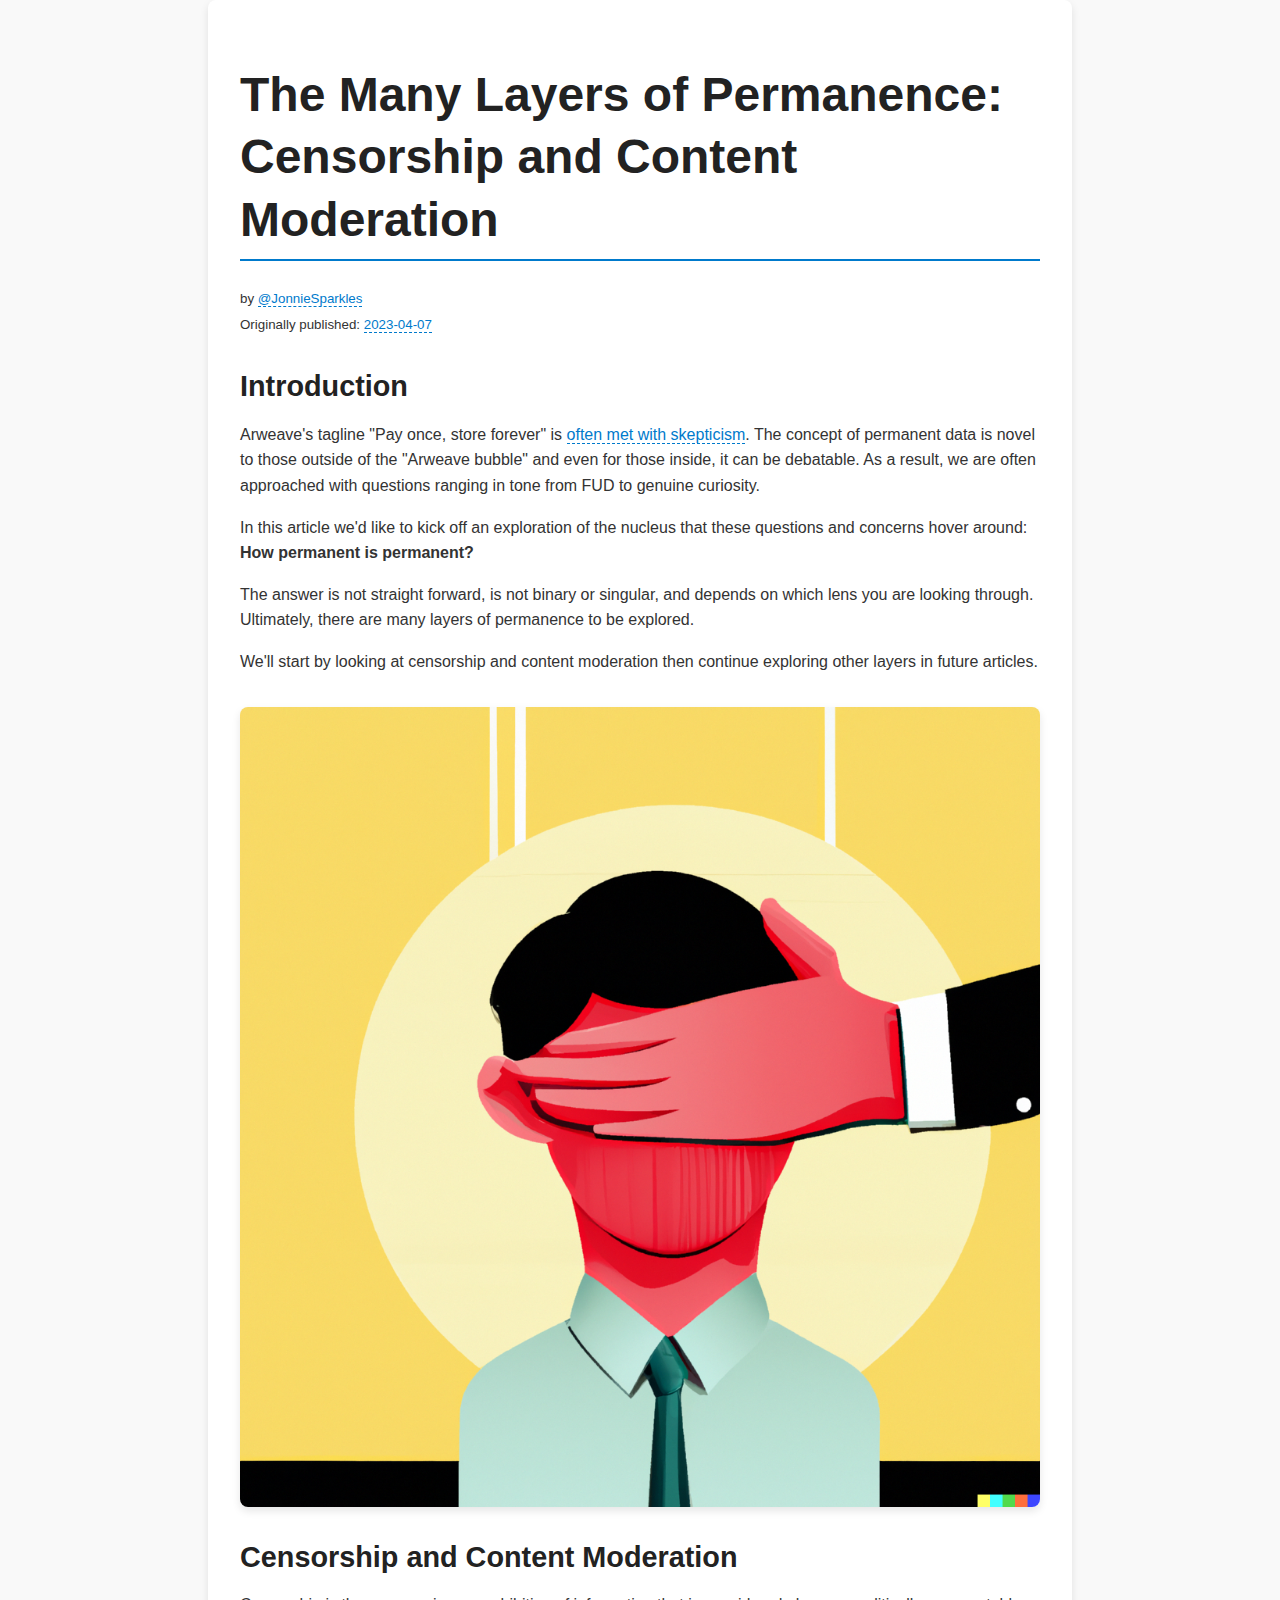
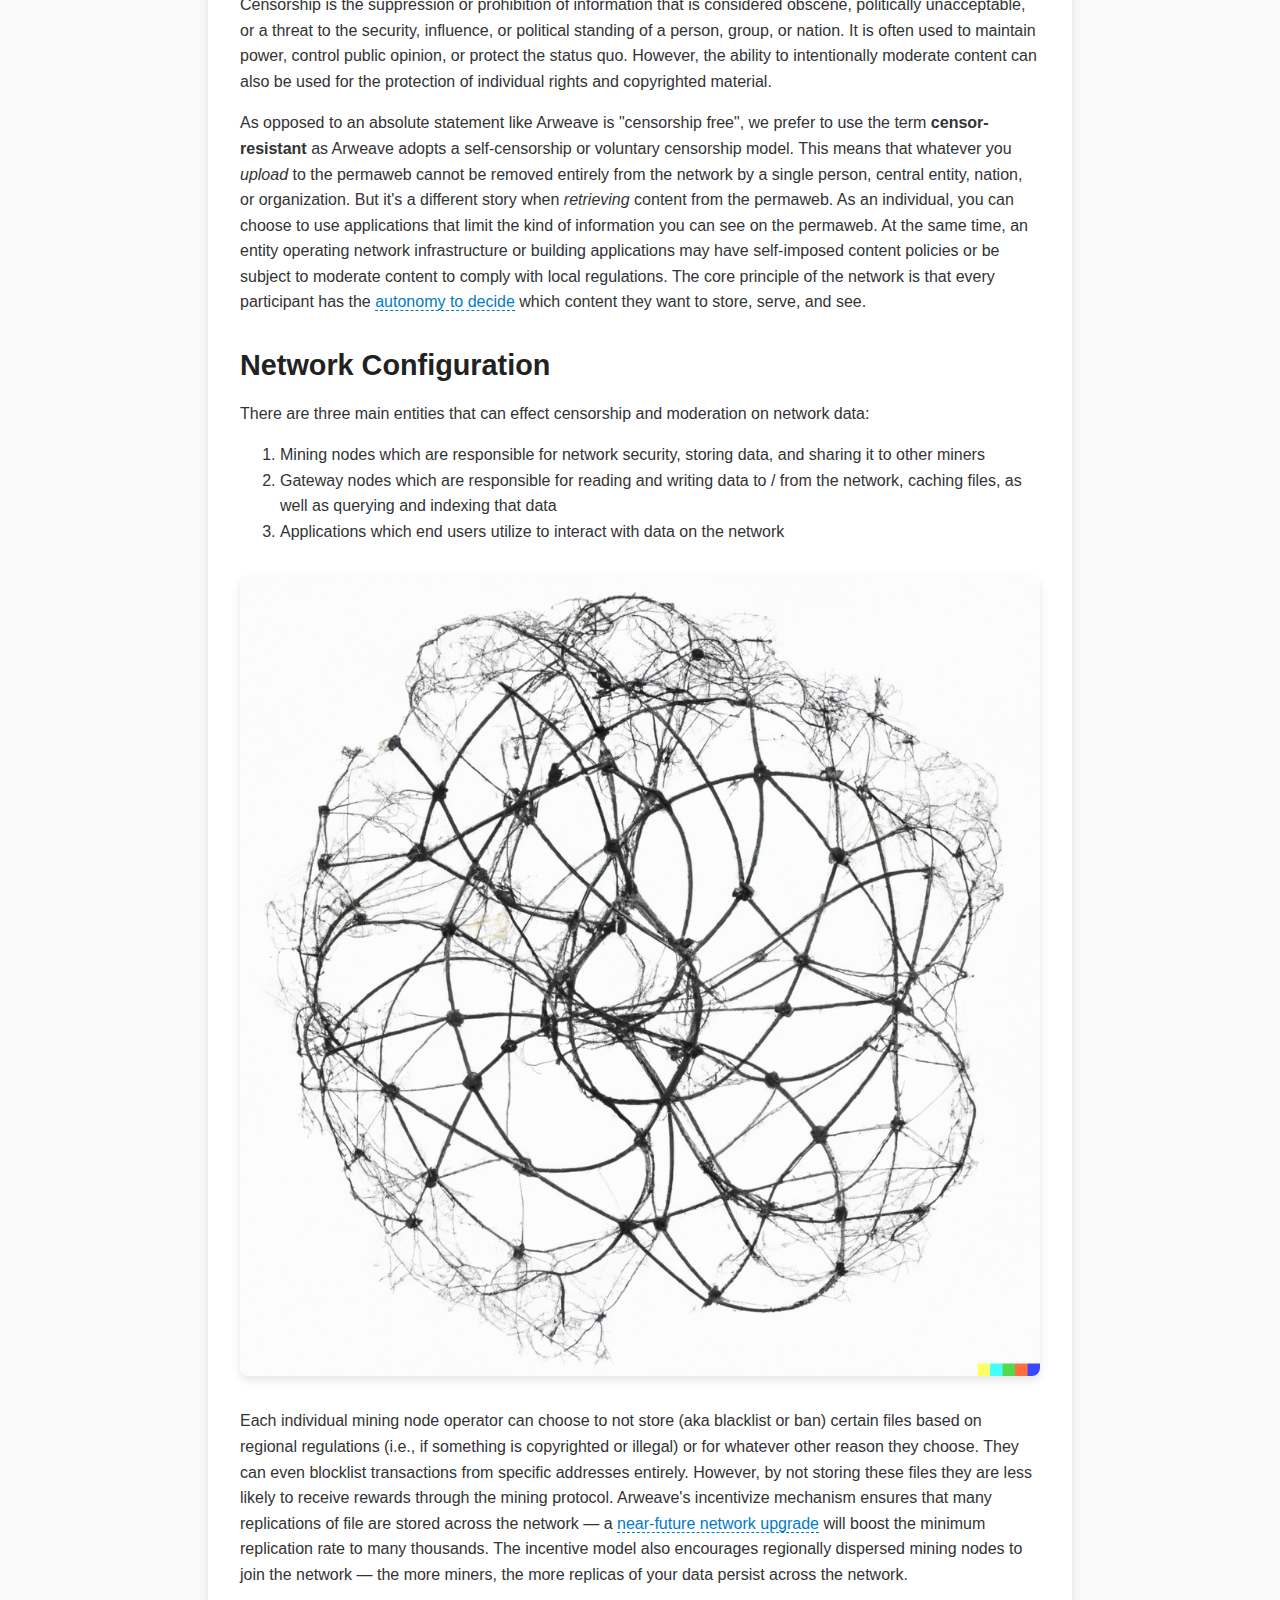
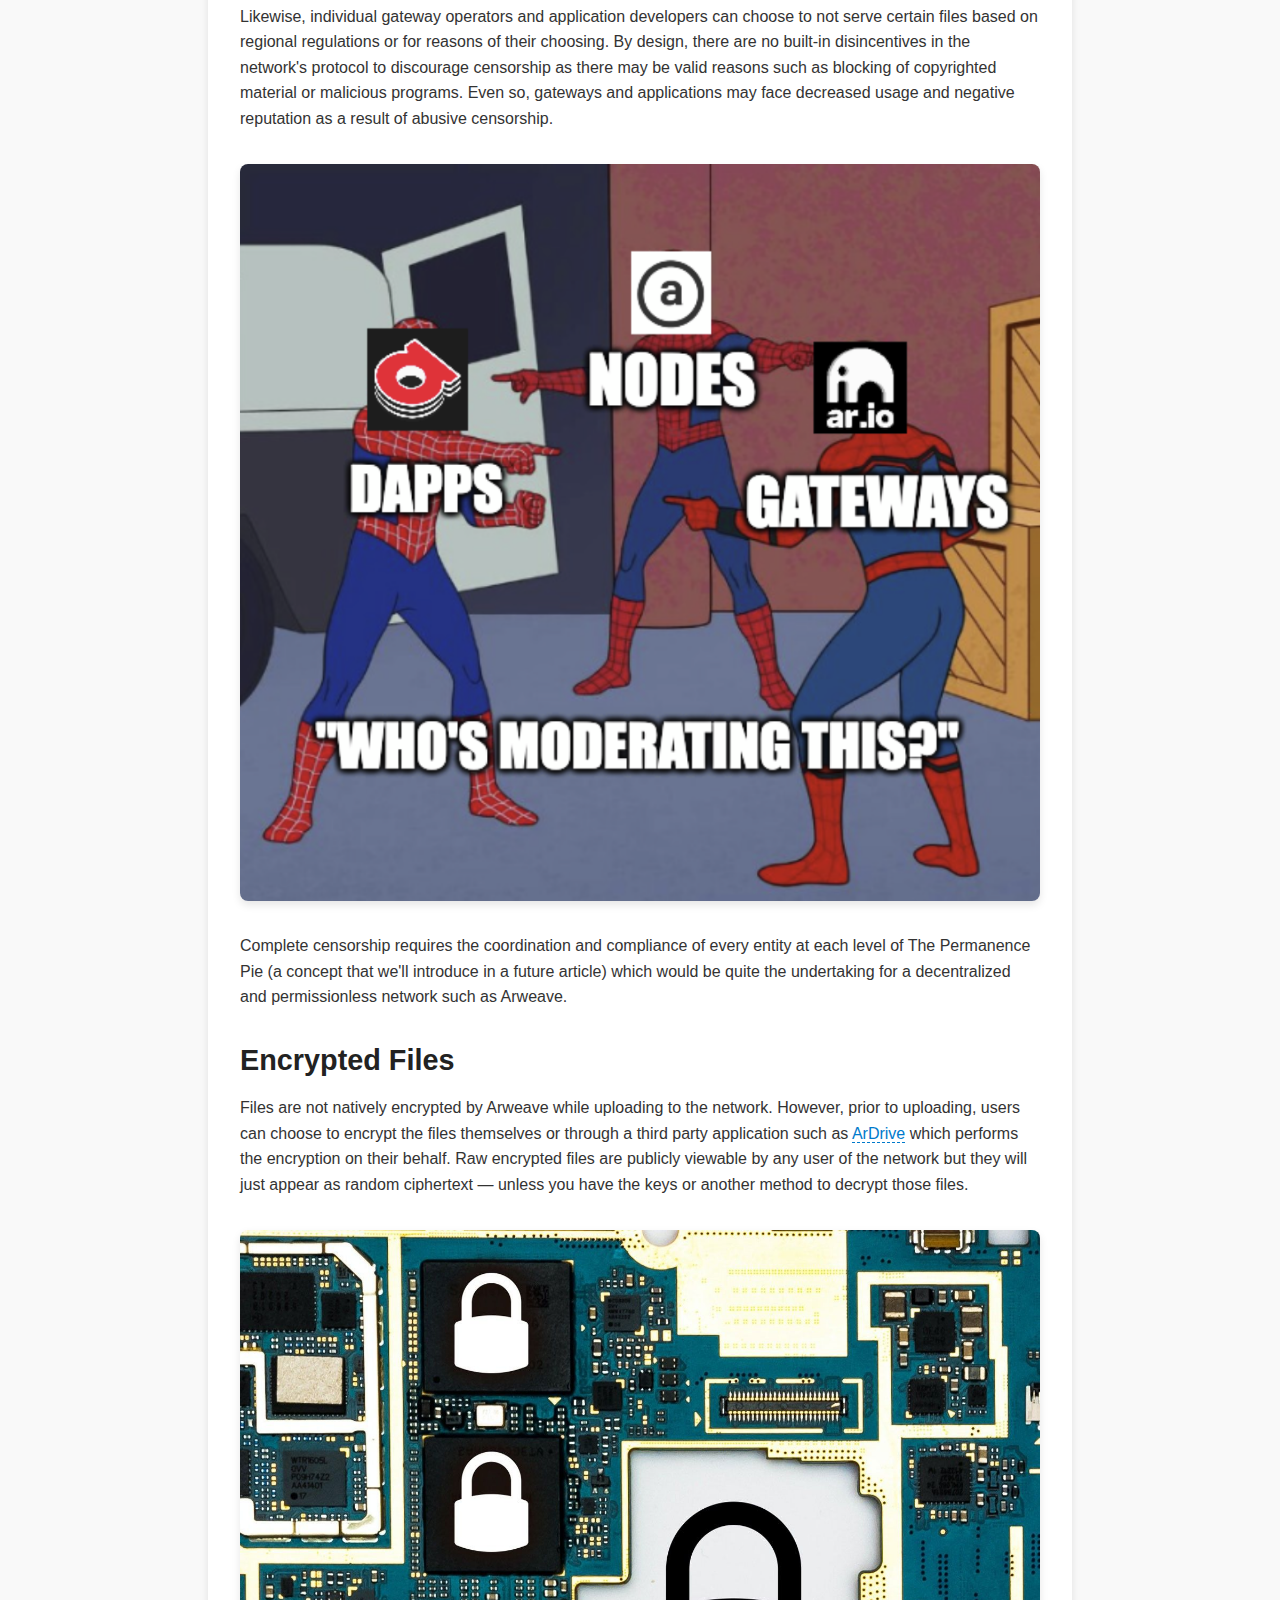
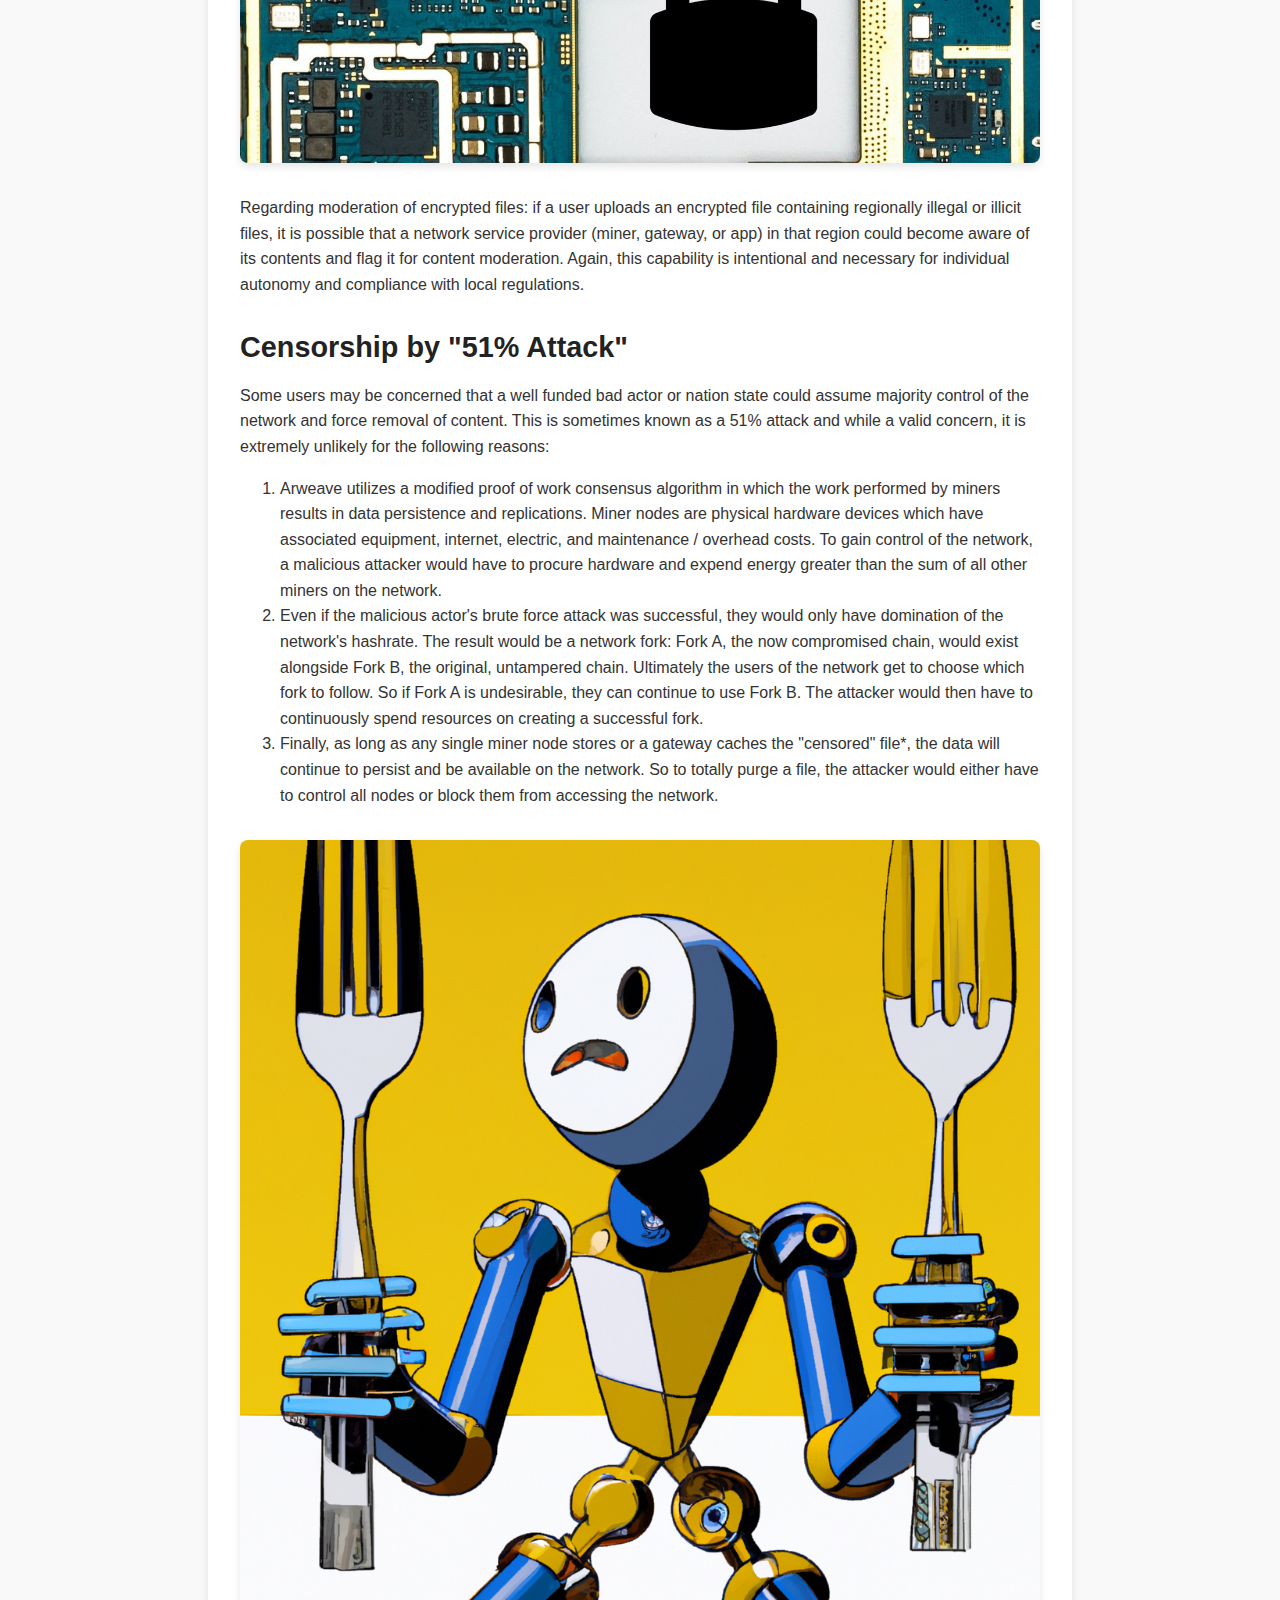
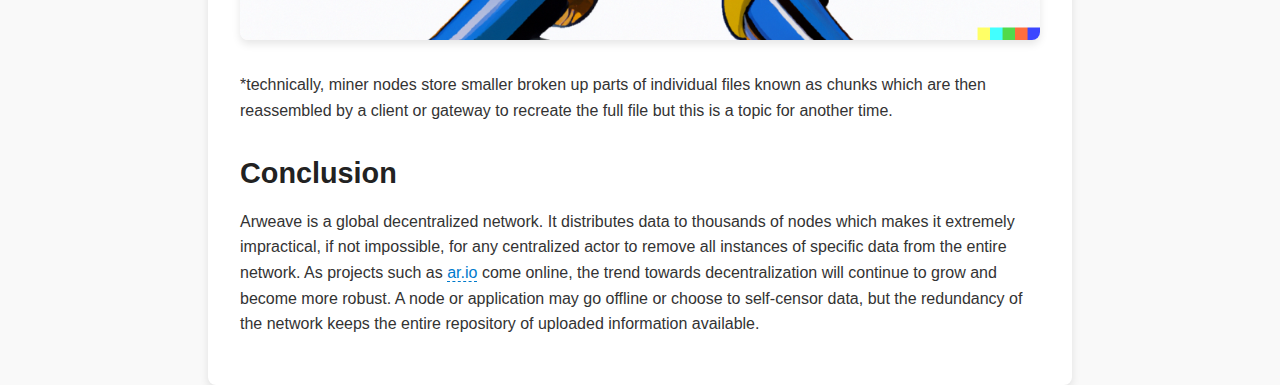
<file: articles/censorship-and-content-moderation.html>
<!DOCTYPE html>
<html lang="en">
  <head>
    <title>The Many Layers of Permanence: Censorship and Content Moderation</title>
    
    <!-- Metadata -->
    <meta property="og:title" content="The Many Layers of Permanence: Censorship and Content Moderation" />
    <meta property="og:description" content="An exploration of censorship and Arweave by @JonnieSparkles" />
    <meta property="og:image" content="https://arweave.net/cBRiyi5SYg4nWzvvt3CjXRSzW27CVM005FhX8c9qfps" />
    <meta property="og:url" content="https://jonniesparkles.arweave.net/censorship-and-content-moderation.html" />
    <meta property="og:type" content="website" />
    
    <meta name="twitter:card" content="large" />
    <meta name="twitter:title" content="The Many Layers of Permanence: Censorship and Content Moderation" />
    <meta name="twitter:description" content="An exploration of censorship and Arweave by @JonnieSparkles" />
    <meta name="twitter:image" content="https://arweave.net/cBRiyi5SYg4nWzvvt3CjXRSzW27CVM005FhX8c9qfps" />

    <meta charset="utf-8">
    <meta name="viewport" content="width=device-width, initial-scale=1.0">
    <meta name="description" content="An exploration of censorship and Arweave">
    
    <!-- Favicon -->
    <link rel="icon" href="./censorship-and-content-moderation/favicon.ico" type="image/x-icon">

    <!-- Stylesheet -->
    <link rel="stylesheet" href="./censorship-and-content-moderation/theme.css">


  </head>
  <body>
    <div class="markdown-preview">
      <main class="bg-base-100">
        <div class="flex flex-col md:flex-row space-x-4">  
          <div class="flex-1 md:min-h-screen">
            <div class="prose md:prose-lg lg:prose-xl m-8 md:mx-24 ">
            <h1>The Many Layers of Permanence: Censorship and Content Moderation</h1>
            <p><small>by <a href="https://jonniesparkles.arweave.net">@JonnieSparkles</a><br>Originally published: <a href="https://arweave.net/lk8TSNbiiYSB3N49l087hMpAKhK8i8q514HXVGiW2CE">2023-04-07</a></small></p>
    <h3><strong>Introduction</strong></h3>
        <p>Arweave's tagline "Pay once, store forever" is <a href="https://ardrive.io/can-data-really-be-stored-forever/">often met with skepticism</a>. The concept of permanent data is novel to those outside of the "Arweave bubble" and even for those inside, it can be debatable. As a result, we are often approached with questions ranging in tone from FUD to genuine curiosity.</p>
    <p>In this article we'd like to kick off an exploration of the nucleus that these questions and concerns hover around: <strong>How permanent is permanent?</strong></p>
    <p>The answer is not straight forward, is not binary or singular, and depends on which lens you are looking through. Ultimately, there are many layers of permanence to be explored.</p>
    <p>We'll start by looking at censorship and content moderation then continue exploring other layers in future articles.</p>
    <p><img src="./censorship-and-content-moderation/you-cant-see-that.png" alt=""></p>
    <h3><strong>Censorship and Content Moderation</strong></h3>
    <p>Censorship is the suppression or prohibition of information that is considered obscene, politically unacceptable, or a threat to the security, influence, or political standing of a person, group, or nation. It is often used to maintain power, control public opinion, or protect the status quo. However, the ability to intentionally moderate content can also be used for the protection of individual rights and copyrighted material.</p>
    <p>As opposed to an absolute statement like Arweave is "censorship free", we prefer to use the term <strong>censor-resistant</strong> as Arweave adopts a self-censorship or voluntary censorship model. This means that whatever you <em>upload</em> to the permaweb cannot be removed entirely from the network by a single person, central entity, nation, or organization. But it's a different story when <em>retrieving</em> content from the permaweb. As an individual, you can choose to use applications that limit the kind of information you can see on the permaweb. At the same time, an entity operating network infrastructure or building applications may have self-imposed content policies or be subject to moderate content to comply with local regulations. The core principle of the network is that every participant has the <a href="https://arwiki.wiki/#/en/content-policies">autonomy to decide</a> which content they want to store, serve, and see.</p>
    <h3><strong>Network Configuration</strong></h3>
    <p>There are three main entities that can effect censorship and moderation on network data:</p>
    <ol>
    <li>Mining nodes which are responsible for network security, storing data, and sharing it to other miners</li>
    <li>Gateway nodes which are responsible for reading and writing data to / from the network, caching files, as well as querying and indexing that data</li>
    <li>Applications which end users utilize to interact with data on the network</li>
    </ol>
    <p><img src="./censorship-and-content-moderation/web-of-nodes.png" alt=""></p>
    <p>Each individual mining node operator can choose to not store (aka blacklist or ban) certain files based on regional regulations (i.e., if something is copyrighted or illegal) or for whatever other reason they choose. They can even blocklist transactions from specific addresses entirely. However, by not storing these files they are less likely to receive rewards through the mining protocol. Arweave's incentivize mechanism ensures that many replications of file are stored across the network — a <a href="https://2-6-spec.arweave.dev/">near-future network upgrade</a> will boost the minimum replication rate to many thousands. The incentive model also encourages regionally dispersed mining nodes to join the network — the more miners, the more replicas of your data persist across the network.</p>
    <p>Likewise, individual gateway operators and application developers can choose to not serve certain files based on regional regulations or for reasons of their choosing. By design, there are no built-in disincentives in the network's protocol to discourage censorship as there may be valid reasons such as blocking of copyrighted material or malicious programs. Even so, gateways and applications may face decreased usage and negative reputation as a result of abusive censorship.</p>
    <p><img src="./censorship-and-content-moderation/spidey.png" alt=""></p>
    <p>Complete censorship requires the coordination and compliance of every entity at each level of The Permanence Pie (a concept that we'll introduce in a future article) which would be quite the undertaking for a decentralized and permissionless network such as Arweave.</p>
    <h3><strong>Encrypted Files</strong></h3>
    <p>Files are not natively encrypted by Arweave while uploading to the network. However, prior to uploading, users can choose to encrypt the files themselves or through a third party application such as <a href="https://ardrive.io/can-you-store-private-data-on-a-blockchain/">ArDrive</a> which performs the encryption on their behalf. Raw encrypted files are publicly viewable by any user of the network but they will just appear as random ciphertext — unless you have the keys or another method to decrypt those files.</p>
    <p><img src="./censorship-and-content-moderation/locked-board.png" alt=""></p>
    <p>Regarding moderation of encrypted files: if a user uploads an encrypted file containing regionally illegal or illicit files, it is possible that a network service provider (miner, gateway, or app) in that region could become aware of its contents and flag it for content moderation. Again, this capability is intentional and necessary for individual autonomy and compliance with local regulations.</p>
    <h3><strong>Censorship by "51% Attack"</strong></h3>
    <p>Some users may be concerned that a well funded bad actor or nation state could assume majority control of the network and force removal of content. This is sometimes known as a 51% attack and while a valid concern, it is extremely unlikely for the following reasons:</p>
    <ol>
    <li>Arweave utilizes a modified proof of work consensus algorithm in which the work performed by miners results in data persistence and replications. Miner nodes are physical hardware devices which have associated equipment, internet, electric, and maintenance / overhead costs. To gain control of the network, a malicious attacker would have to procure hardware and expend energy greater than the sum of all other miners on the network.</li>
    <li>Even if the malicious actor's brute force attack was successful, they would only have domination of the network's hashrate. The result would be a network fork: Fork A, the now compromised chain, would exist alongside Fork B, the original, untampered chain. Ultimately the users of the network get to choose which fork to follow. So if Fork A is undesirable, they can continue to use Fork B. The attacker would then have to continuously spend resources on creating a successful fork.</li>
    <li>Finally, as long as any single miner node stores or a gateway caches the "censored" file*, the data will continue to persist and be available on the network. So to totally purge a file, the attacker would either have to control all nodes or block them from accessing the network.</li>
    </ol>
    <p><img src="./censorship-and-content-moderation/choose-a-fork.png" alt=""></p>
    <p>*technically, miner nodes store smaller broken up parts of individual files known as chunks which are then reassembled by a client or gateway to recreate the full file but this is a topic for another time.</p>
    <h3><strong>Conclusion</strong></h3>
    <p>Arweave is a global decentralized network. It distributes data to thousands of nodes which makes it extremely impractical, if not impossible, for any centralized actor to remove all instances of specific data from the entire network. As projects such as <a href="http://ar.io/">ar.io</a> come online, the trend towards decentralization will continue to grow and become more robust. A node or application may go offline or choose to self-censor data, but the redundancy of the network keeps the entire repository of uploaded information available.</p>
    </div></div>
          </div>
        </div>
      
      </main>
    </div>
  </body>
</html>
</file>
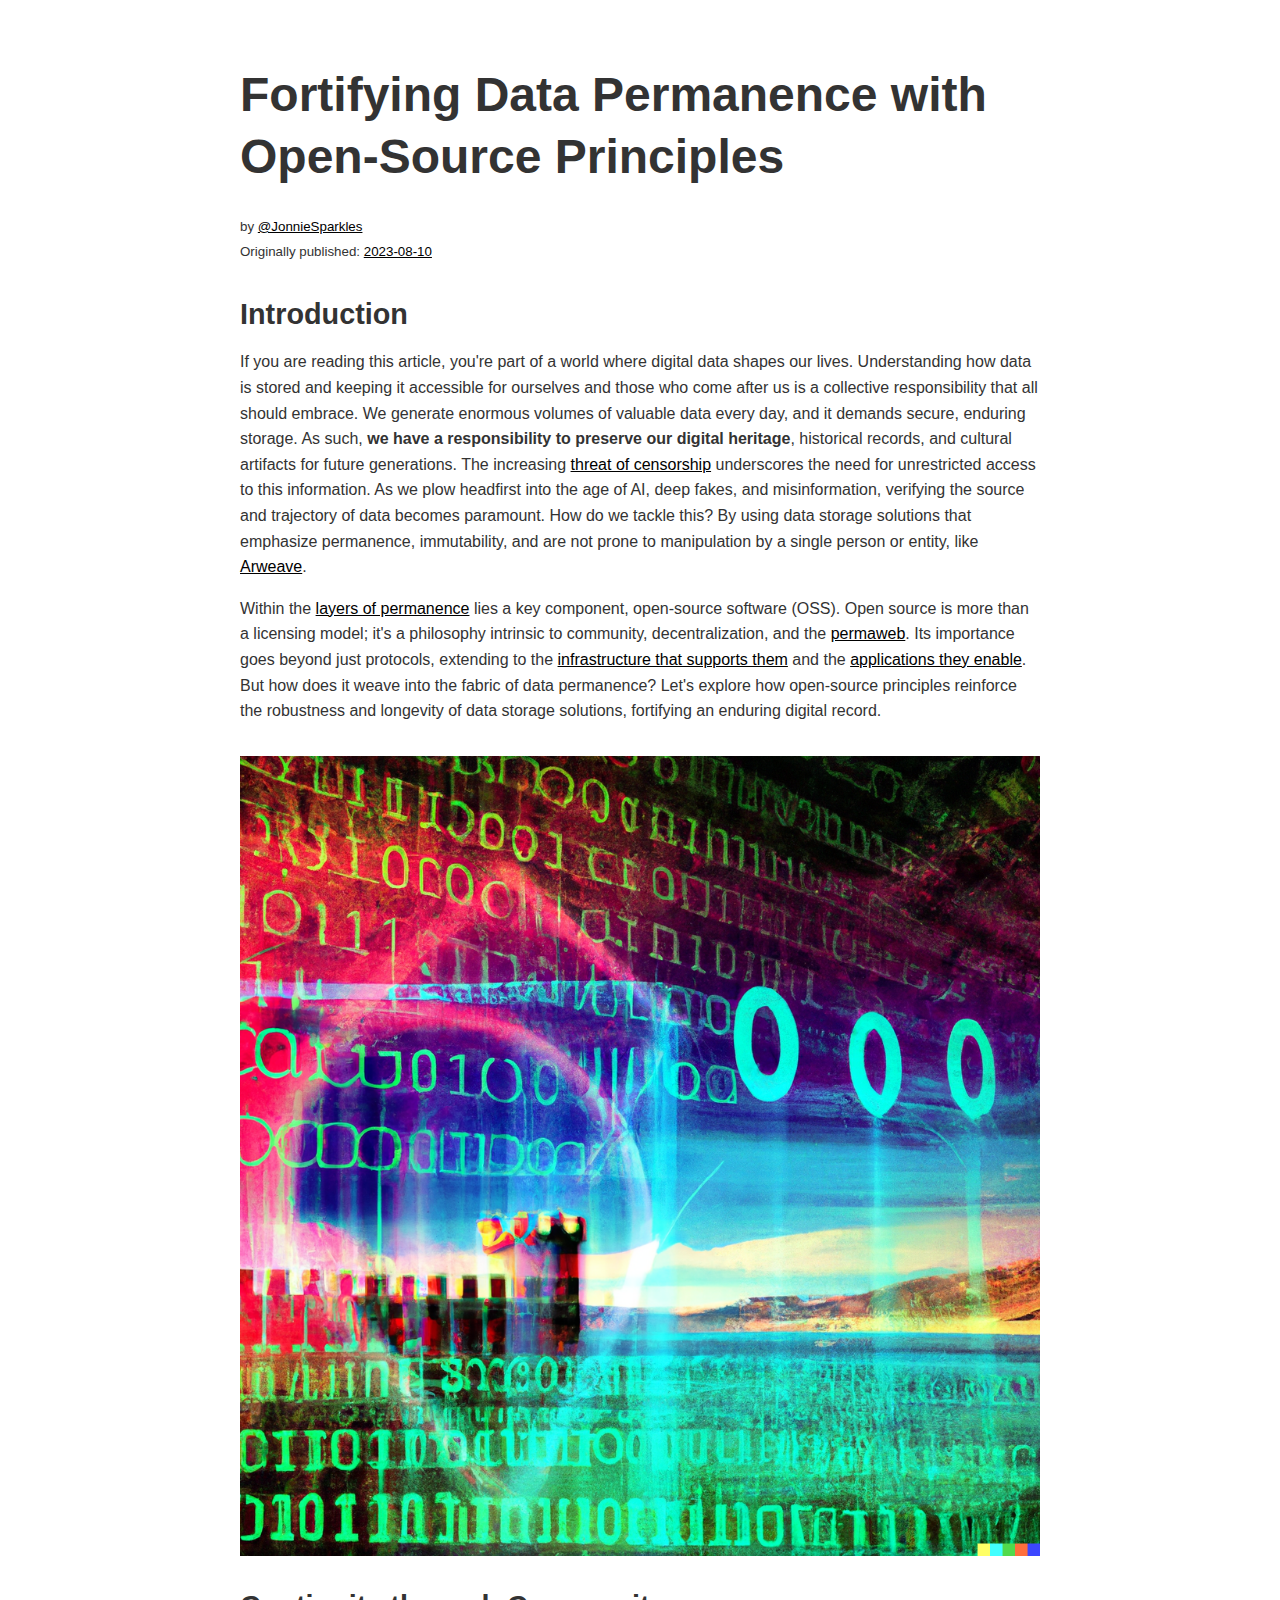
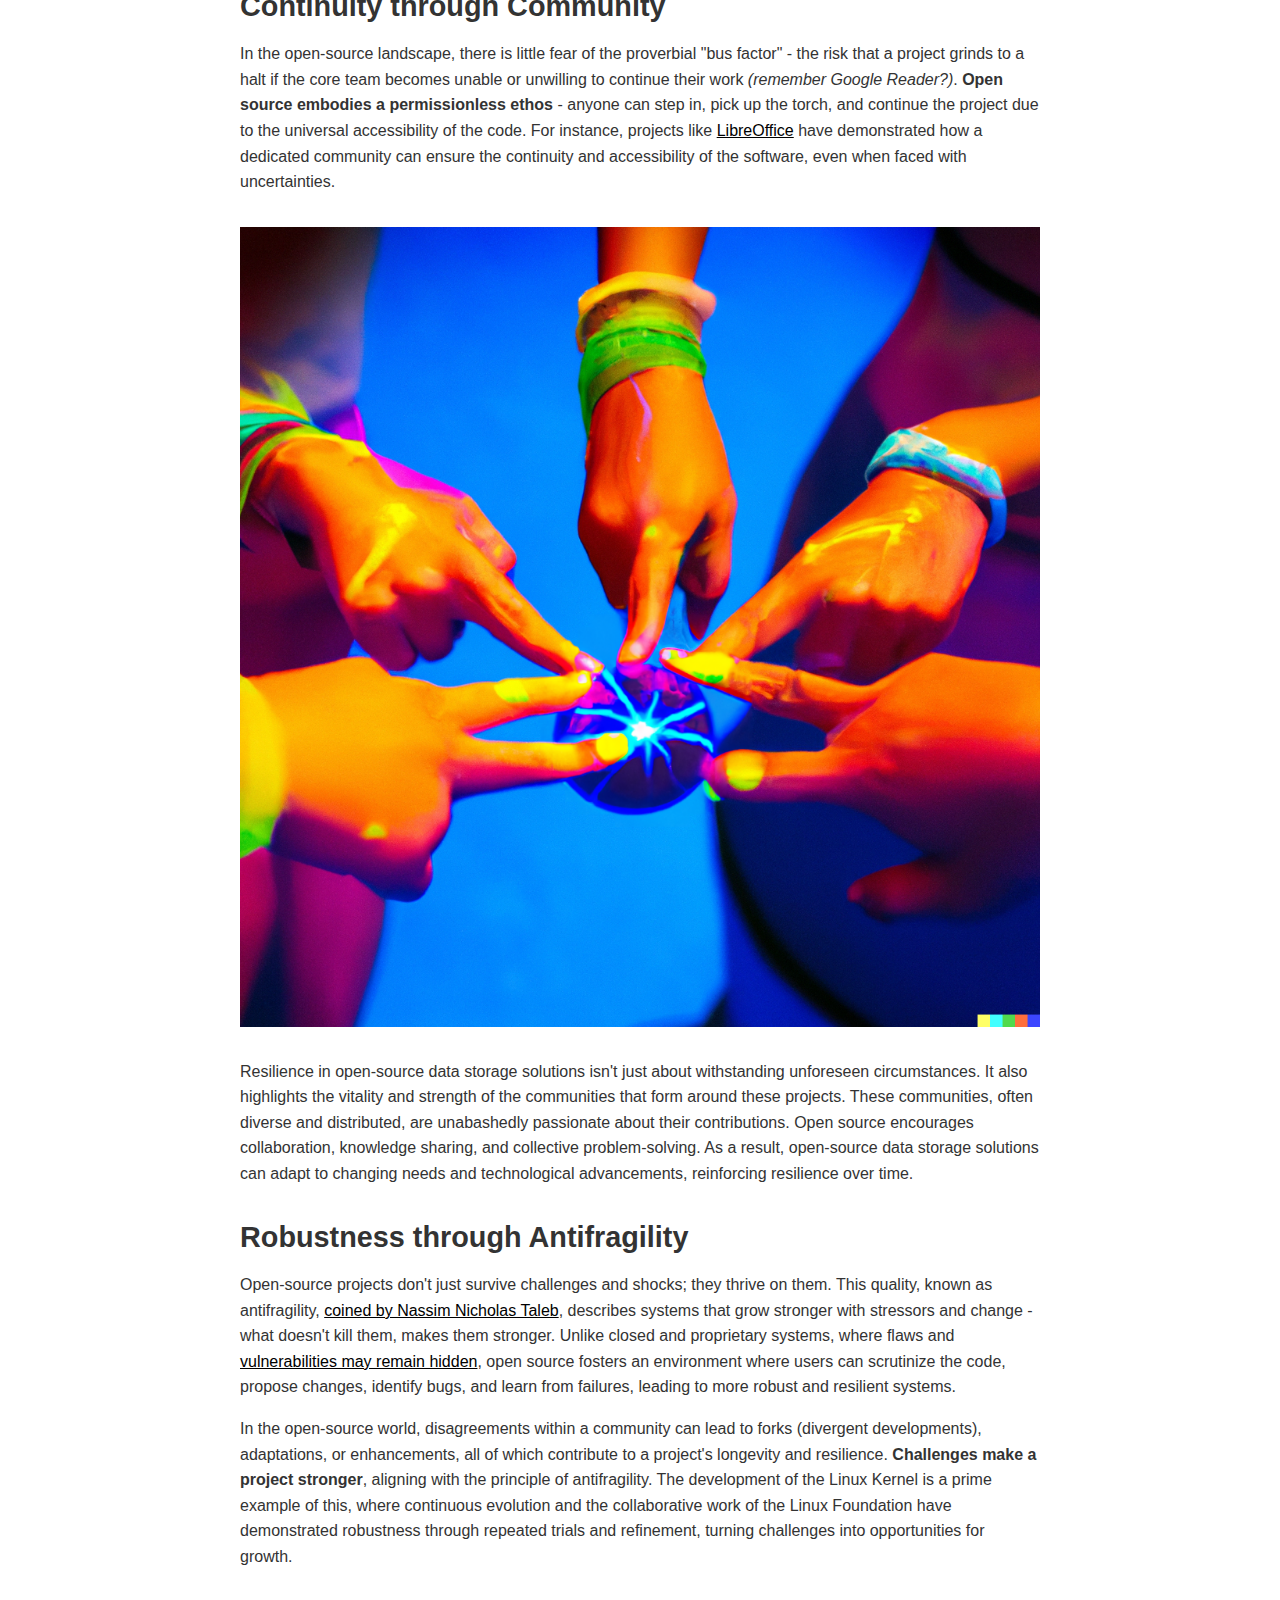
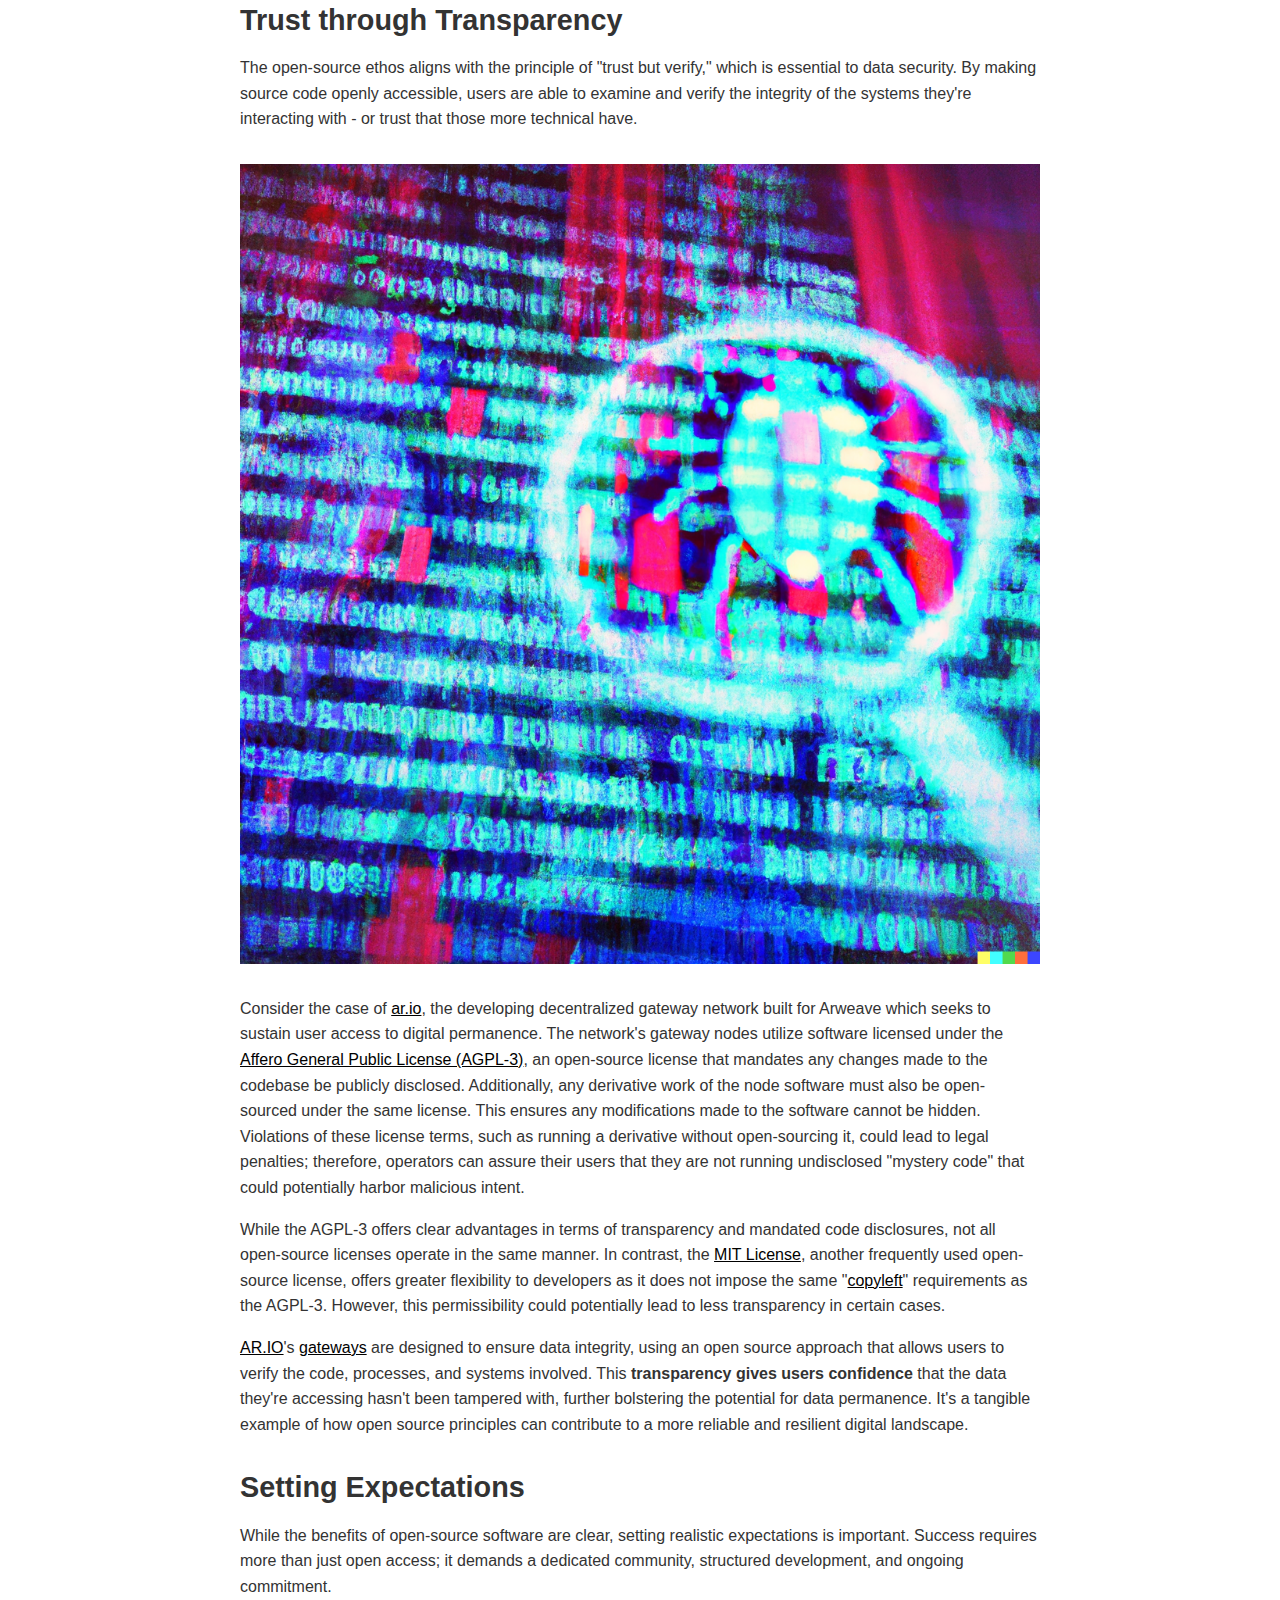
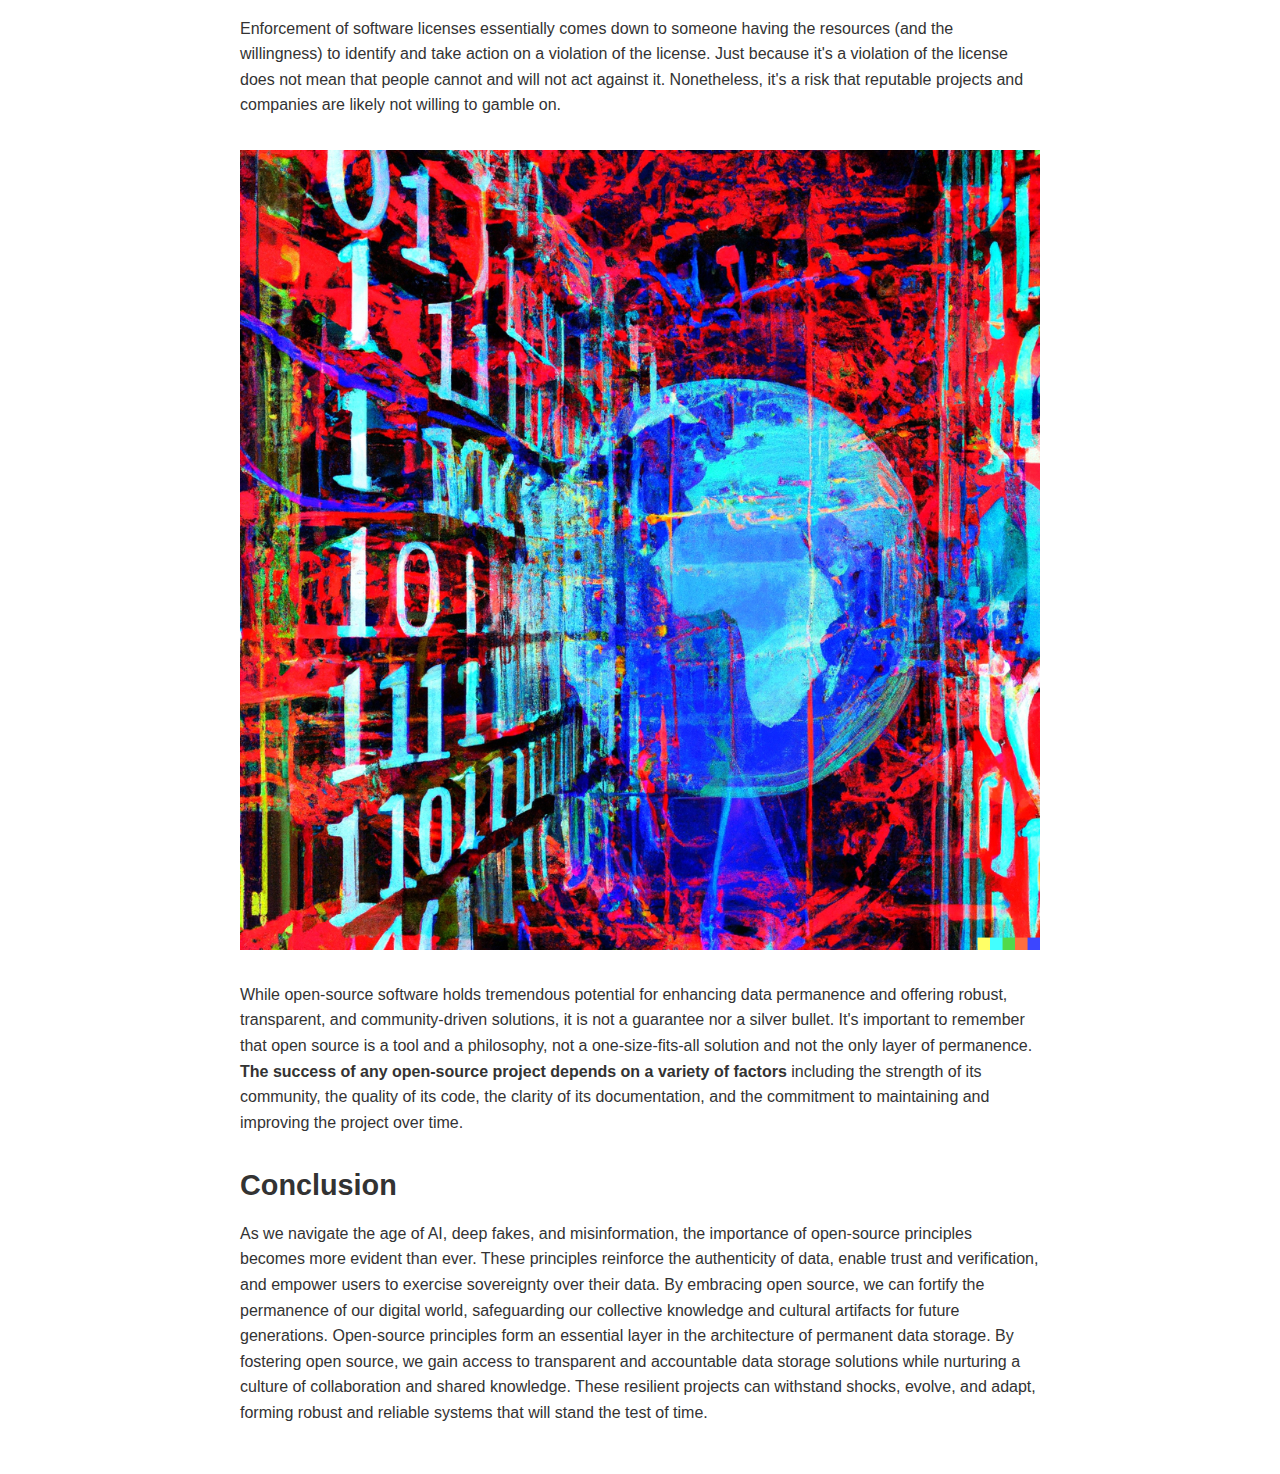
<file: articles/fortifying-data-permanence-with-open-source-principles.html>
<!DOCTYPE html>
<html lang="en">
  <head>
    <title>Fortifying Data Permanence with Open-Source Principles</title>
    
    <!-- Metadata -->
    <meta property="og:title" content="Fortifying Data Permanence with Open-Source Principles" />
    <meta property="og:description" content="Explore open-source principles for data authenticity, trust, permanence, and resilience by @JonnieSparkles." />
    <meta property="og:image" content="https://arweave.net/B_jIbiyztq-hy3DsXull367bhqiPGS--T4xqc1PLS2g" />
    <meta property="og:url" content="https://jonniesparkles.arweave.net/fortifying-data-permanence-with-open-source-principles.html" />
    <meta property="og:type" content="website" />
    
    <meta name="twitter:card" content="large" />
    <meta name="twitter:title" content="Fortifying Data Permanence with Open-Source Principles" />
    <meta name="twitter:description" content="Explore open-source principles for data authenticity, trust, permanence, and resilience by @JonnieSparkles." />
    <meta name="twitter:image" content="https://arweave.net/B_jIbiyztq-hy3DsXull367bhqiPGS--T4xqc1PLS2g" />

    <meta charset="utf-8">
    <meta name="viewport" content="width=device-width, initial-scale=1.0">
    <meta name="description" content="Explore open-source principles for data authenticity, trust, permanence, and resilience.">
    
    <!-- Favicon -->
    <link rel="icon" href="./fortifying-data-permanence-with-open-source-principles/favicon.ico" type="image/x-icon">

    <!-- Stylesheet -->
    <link rel="stylesheet" href="./fortifying-data-permanence-with-open-source-principles/theme.css">

  </head>
  <body>
    <div class="markdown-preview">
      <main class="bg-base-100">
        <div class="flex flex-col md:flex-row space-x-4">  
          <div class="flex-1 md:min-h-screen">
            <div class="prose md:prose-lg lg:prose-xl m-8 md:mx-24 ">
              <h1>Fortifying Data Permanence with Open-Source Principles</h1>
              <p><small>by <a href="https://jonniesparkles.arweave.net">@JonnieSparkles</a><br>Originally published: <a href="https://arweave.net/awtPHVXYM4hq5r6ovDQCgf8tcDBfok7apB5rcw7c7N0">2023-08-10</a></small></p>
              <h3><strong>Introduction</strong></h3>
              <p>If you are reading this article, you're part of a world where digital data shapes our lives. Understanding how data is stored and keeping it accessible for ourselves and those who come after us is a collective responsibility that all should embrace. We generate enormous volumes of valuable data every day, and it demands secure, enduring storage. As such, <strong>we have a responsibility to preserve our digital heritage</strong>, historical records, and cultural artifacts for future generations. The increasing <a href="https://www.bbc.com/news/technology-65609123">threat of censorship</a> underscores the need for unrestricted access to this information. As we plow headfirst into the age of AI, deep fakes, and misinformation, verifying the source and trajectory of data becomes paramount. How do we tackle this? By using data storage solutions that emphasize permanence, immutability, and are not prone to manipulation by a single person or entity, like <a href="https://arweave.org/">Arweave</a>.</p>
              <p>Within the <a href="https://arweave.net/lk8TSNbiiYSB3N49l087hMpAKhK8i8q514HXVGiW2CE">layers of permanence</a> lies a key component, open-source software (OSS). Open source is more than a licensing model; it's a philosophy intrinsic to community, decentralization, and the <a href="https://ar.io/docs/arweave/#the-permaweb">permaweb</a>. Its importance goes beyond just protocols, extending to the <a href="https://ar.io/the-gates-are-now-open/">infrastructure that supports them</a> and the <a href="https://github.com/ardriveapp/">applications they enable</a>. But how does it weave into the fabric of data permanence? Let's explore how open-source principles reinforce the robustness and longevity of data storage solutions, fortifying an enduring digital record.</p>
              <p><img src="./fortifying-data-permanence-with-open-source-principles/Fortifying.png" alt=""></p>
              <h3><strong>Continuity through Community</strong></h3>
              <p>In the open-source landscape, there is little fear of the proverbial "bus factor" - the risk that a project grinds to a halt if the core team becomes unable or unwilling to continue their work <em>(remember Google Reader?)</em>. <strong>Open source embodies a permissionless ethos</strong> - anyone can step in, pick up the torch, and continue the project due to the universal accessibility of the code. For instance, projects like <a href="https://www.libreoffice.org/about-us/libreoffice-timeline/">LibreOffice</a> have demonstrated how a dedicated community can ensure the continuity and accessibility of the software, even when faced with uncertainties.</p>
              <p><img src="./fortifying-data-permanence-with-open-source-principles/Community.png" alt=""></p>
              <p>Resilience in open-source data storage solutions isn't just about withstanding unforeseen circumstances. It also highlights the vitality and strength of the communities that form around these projects. These communities, often diverse and distributed, are unabashedly passionate about their contributions. Open source encourages collaboration, knowledge sharing, and collective problem-solving. As a result, open-source data storage solutions can adapt to changing needs and technological advancements, reinforcing resilience over time.</p>
              <h3><strong>Robustness through Antifragility</strong></h3>
              <p>Open-source projects don't just survive challenges and shocks; they thrive on them. This quality, known as antifragility, <a href="https://en.wikipedia.org/wiki/Antifragile_(book)">coined by Nassim Nicholas Taleb</a>, describes systems that grow stronger with stressors and change - what doesn't kill them, makes them stronger. Unlike closed and proprietary systems, where flaws and <a href="https://cointelegraph.com/news/ledger-recover-paused-code-will-open-source">vulnerabilities may remain hidden</a>, open source fosters an environment where users can scrutinize the code, propose changes, identify bugs, and learn from failures, leading to more robust and resilient systems.</p>
              <p>In the open-source world, disagreements within a community can lead to forks (divergent developments), adaptations, or enhancements, all of which contribute to a project's longevity and resilience. <strong>Challenges make a project stronger</strong>, aligning with the principle of antifragility. The development of the Linux Kernel is a prime example of this, where continuous evolution and the collaborative work of the Linux Foundation have demonstrated robustness through repeated trials and refinement, turning challenges into opportunities for growth.</p>
              <h3><strong>Trust through Transparency</strong></h3>
              <p>The open-source ethos aligns with the principle of "trust but verify," which is essential to data security. By making source code openly accessible, users are able to examine and verify the integrity of the systems they're interacting with - or trust that those more technical have.</p>
              <p><img src="./fortifying-data-permanence-with-open-source-principles/Transparency.png" alt=""></p>
              <p>Consider the case of <a href="https://ar.io/">ar.io</a>, the developing decentralized gateway network built for Arweave which seeks to sustain user access to digital permanence. The network's gateway nodes utilize software licensed under the <a href="https://www.gnu.org/licenses/agpl-3.0.en.html">Affero General Public License (AGPL-3)</a>, an open-source license that mandates any changes made to the codebase be publicly disclosed. Additionally, any derivative work of the node software must also be open-sourced under the same license. This ensures any modifications made to the software cannot be hidden. Violations of these license terms, such as running a derivative without open-sourcing it, could lead to legal penalties; therefore, operators can assure their users that they are not running undisclosed "mystery code" that could potentially harbor malicious intent.</p>
              <p>While the AGPL-3 offers clear advantages in terms of transparency and mandated code disclosures, not all open-source licenses operate in the same manner. In contrast, the <a href="https://en.wikipedia.org/wiki/MIT_License">MIT License</a>, another frequently used open-source license, offers greater flexibility to developers as it does not impose the same "<a href="https://www.gnu.org/licenses/copyleft.en.html">copyleft</a>" requirements as the AGPL-3. However, this permissibility could potentially lead to less transparency in certain cases.</p>
              <p><a href="http://ar.io/">AR.IO</a>'s <a href="https://github.com/ar-io/ar-io-node">gateways</a> are designed to ensure data integrity, using an open source approach that allows users to verify the code, processes, and systems involved. This <strong>transparency gives users confidence</strong> that the data they're accessing hasn't been tampered with, further bolstering the potential for data permanence. It's a tangible example of how open source principles can contribute to a more reliable and resilient digital landscape.</p>
              <h3><strong>Setting Expectations</strong></h3>
              <p>While the benefits of open-source software are clear, setting realistic expectations is important. Success requires more than just open access; it demands a dedicated community, structured development, and ongoing commitment.</p>
              <p>Enforcement of software licenses essentially comes down to someone having the resources (and the willingness) to identify and take action on a violation of the license. Just because it's a violation of the license does not mean that people cannot and will not act against it. Nonetheless, it's a risk that reputable projects and companies are likely not willing to gamble on.</p>
              <p><img src="./fortifying-data-permanence-with-open-source-principles/Digital-World.png" alt=""></p>
              <p>While open-source software holds tremendous potential for enhancing data permanence and offering robust, transparent, and community-driven solutions, it is not a guarantee nor a silver bullet. It's important to remember that open source is a tool and a philosophy, not a one-size-fits-all solution and not the only layer of permanence. <strong>The success of any open-source project depends on a variety of factors</strong> including the strength of its community, the quality of its code, the clarity of its documentation, and the commitment to maintaining and improving the project over time.</p>
              <h3><strong>Conclusion</strong></h3>
              <p>As we navigate the age of AI, deep fakes, and misinformation, the importance of open-source principles becomes more evident than ever. These principles reinforce the authenticity of data, enable trust and verification, and empower users to exercise sovereignty over their data. By embracing open source, we can fortify the permanence of our digital world, safeguarding our collective knowledge and cultural artifacts for future generations. Open-source principles form an essential layer in the architecture of permanent data storage. By fostering open source, we gain access to transparent and accountable data storage solutions while nurturing a culture of collaboration and shared knowledge. These resilient projects can withstand shocks, evolve, and adapt, forming robust and reliable systems that will stand the test of time.</p>
            </div>
          </div>
        </div>
      </main>
    </div>
  </body>
</html>
</file>
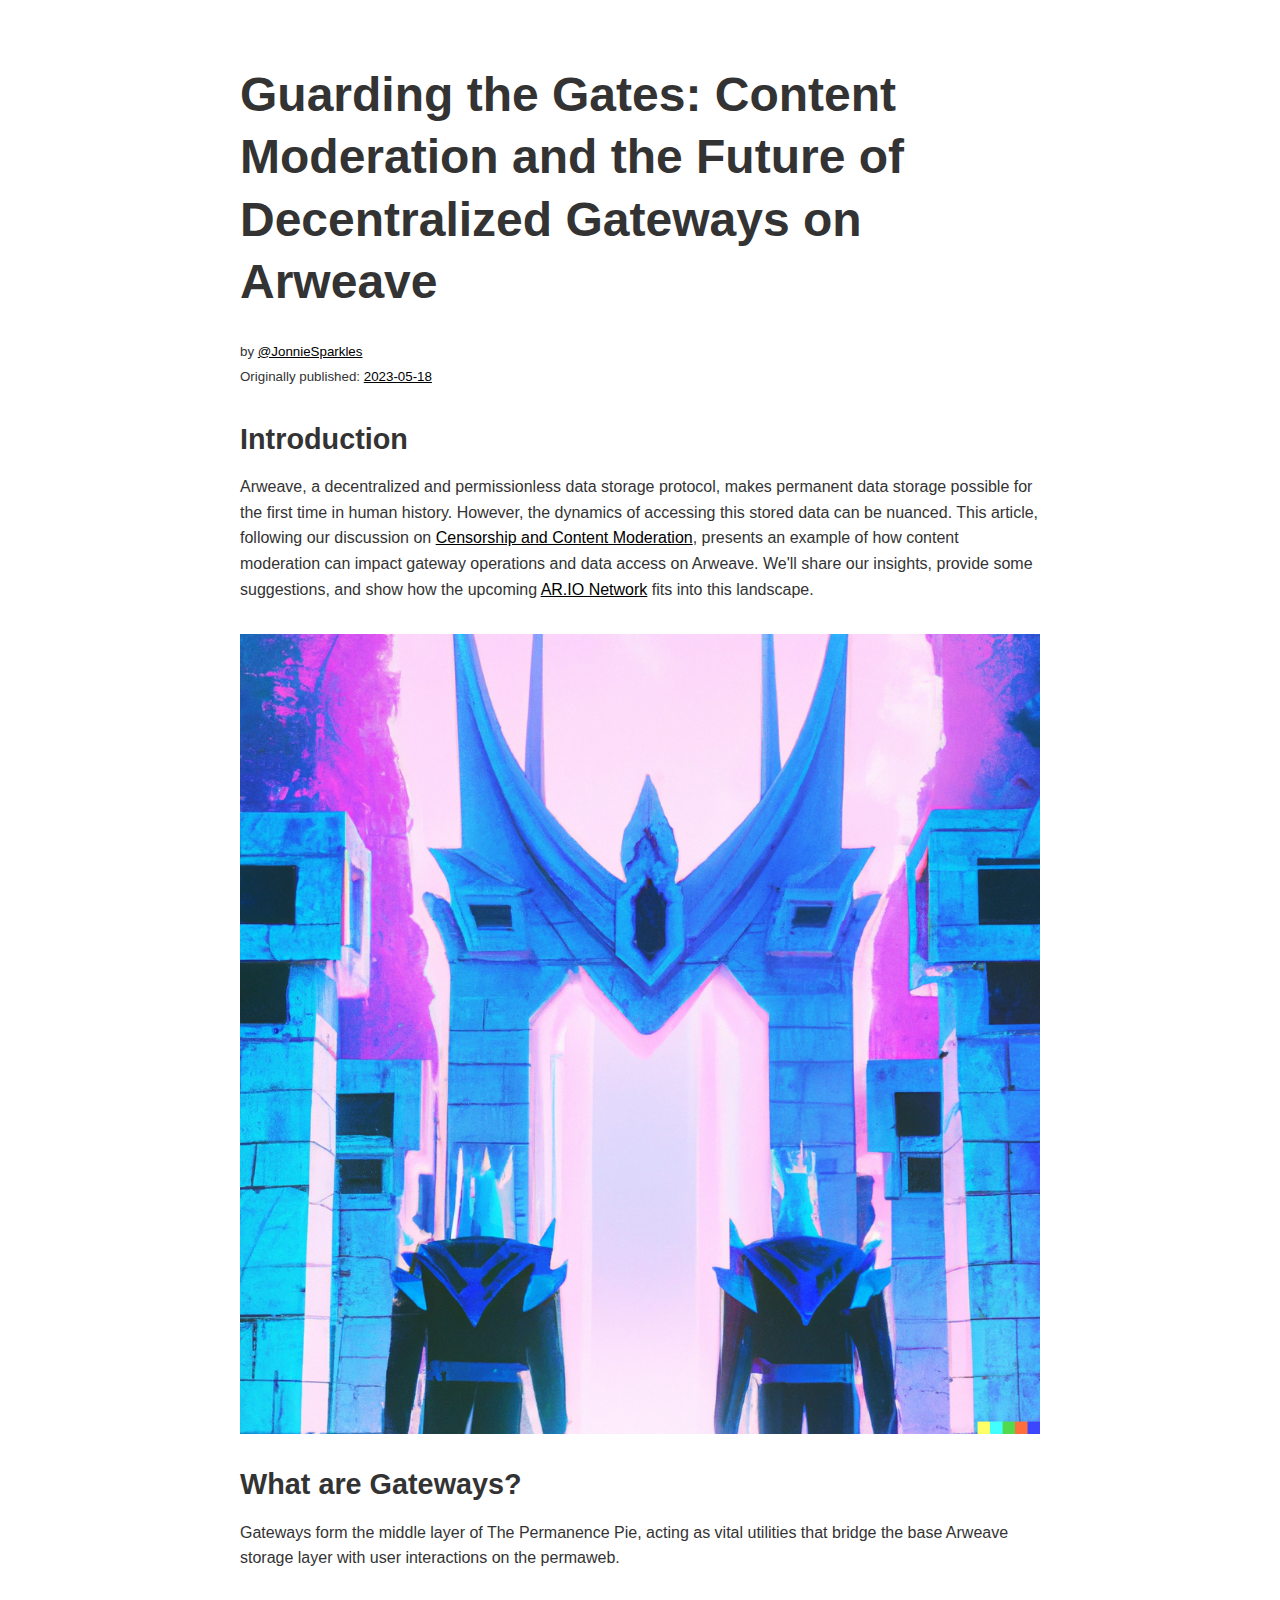
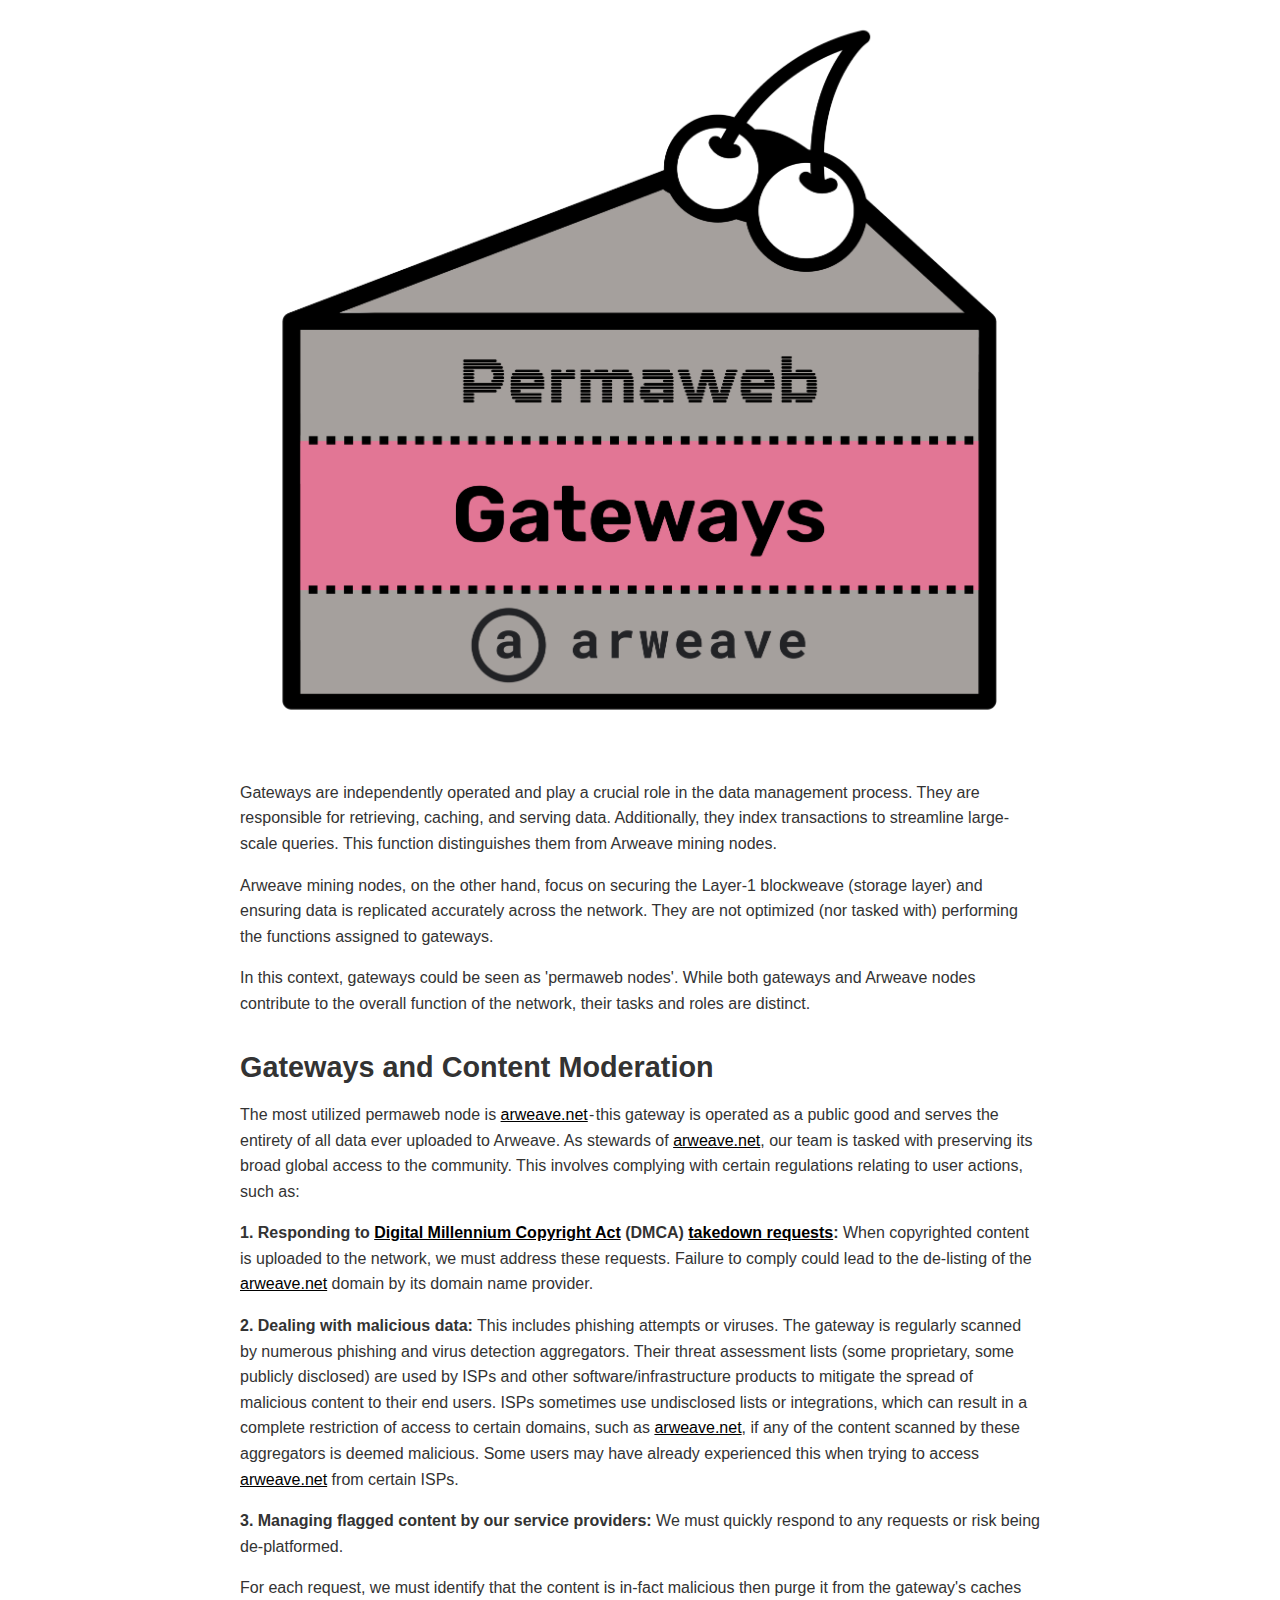
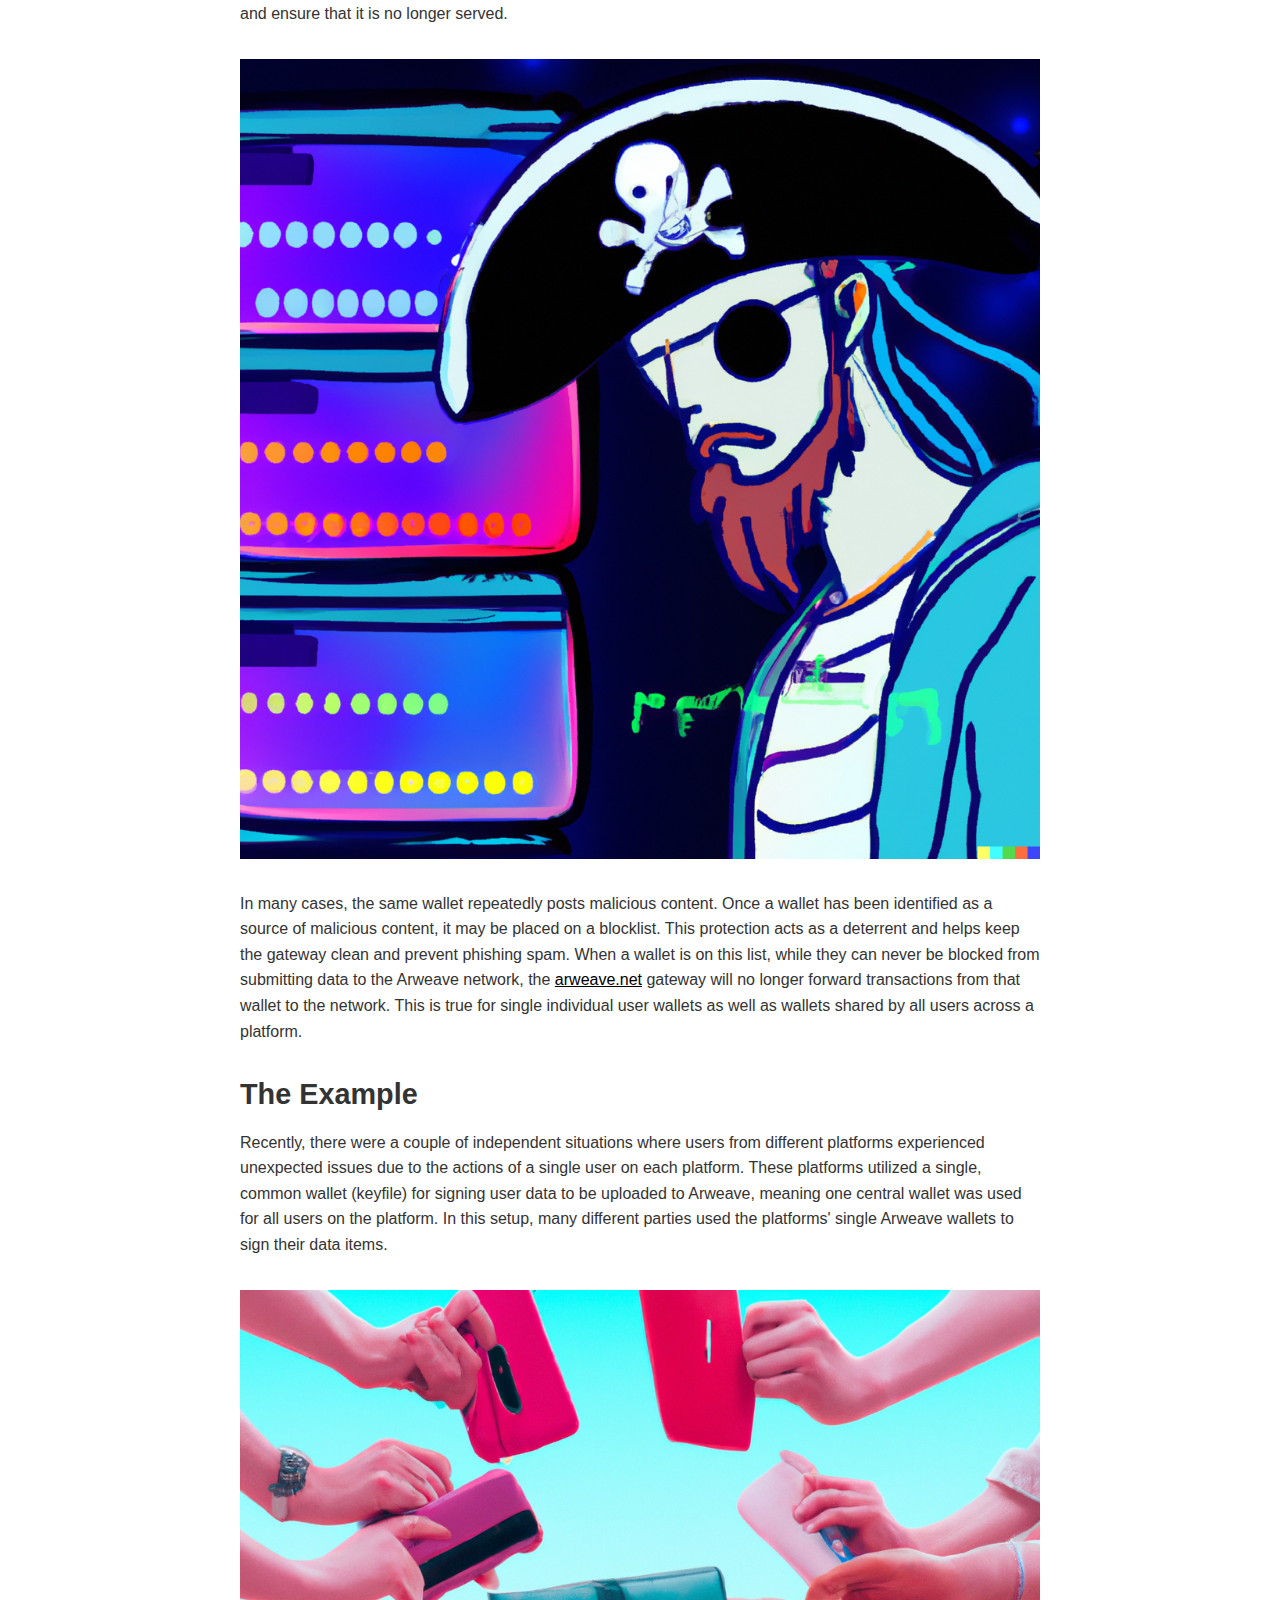
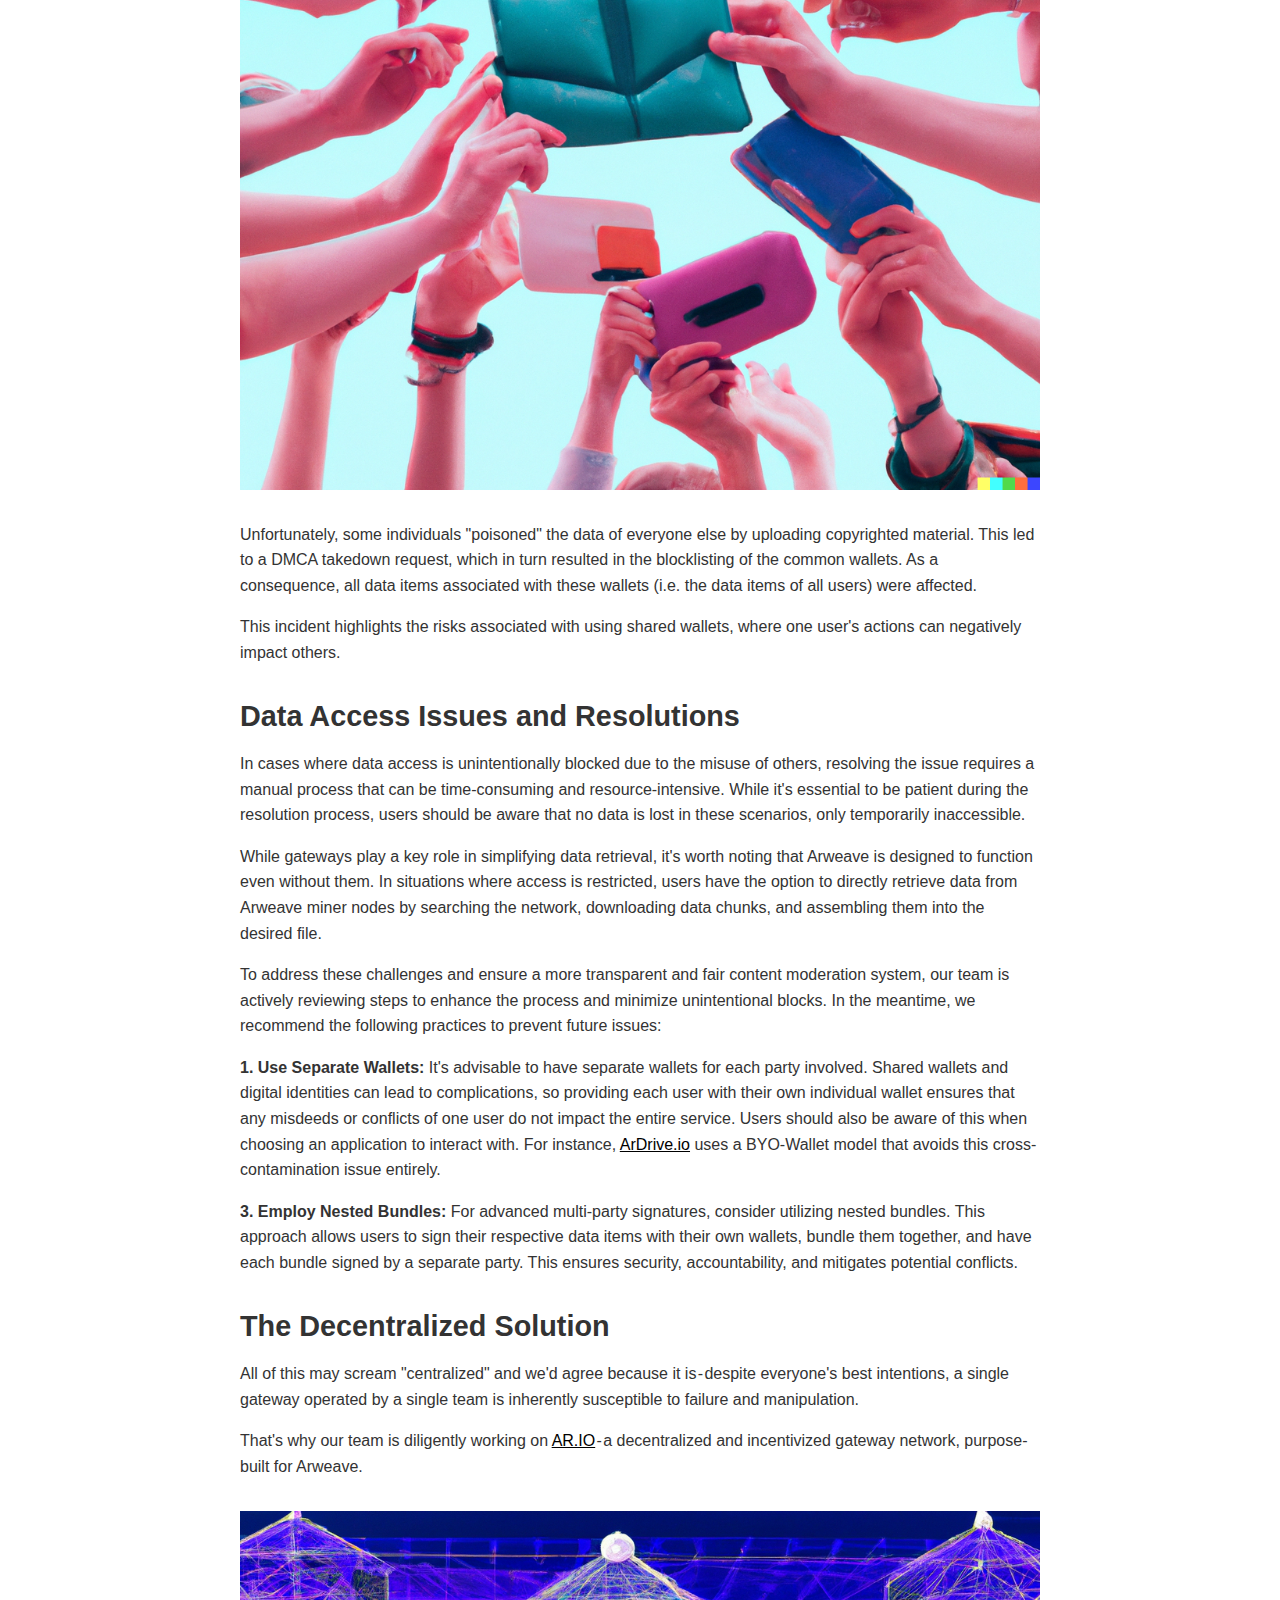
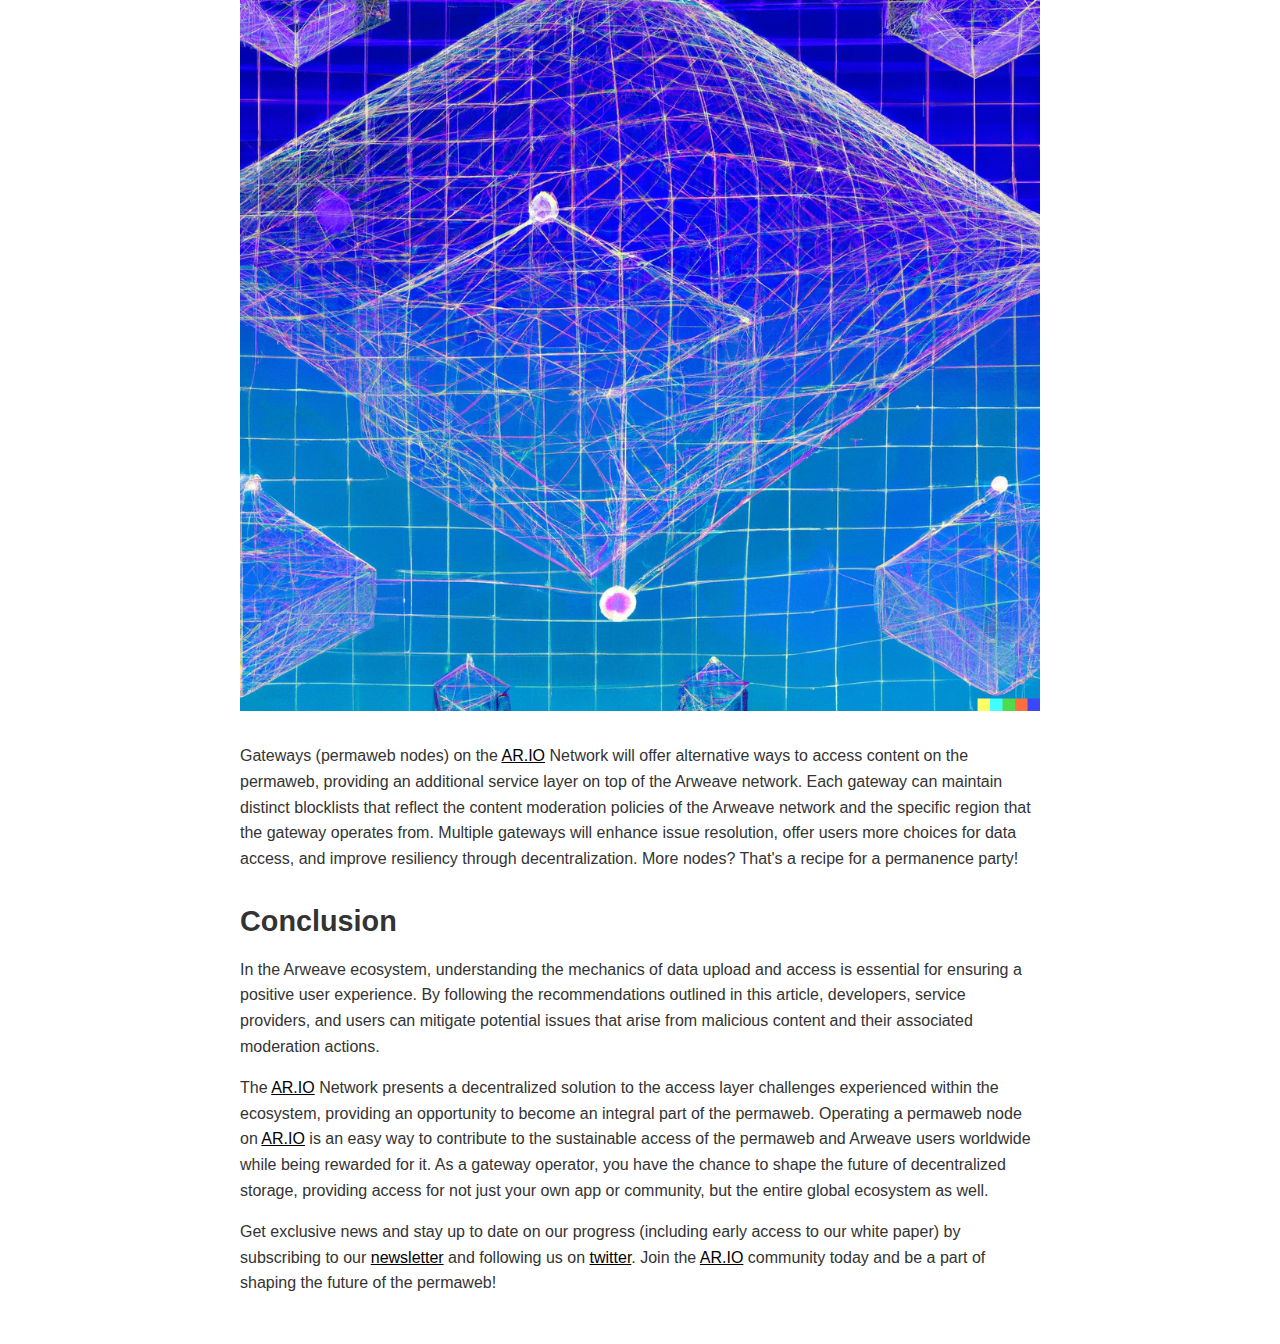
<file: articles/guarding-the-gates.html>
<!DOCTYPE html>
<html lang="en">
  <head>
    <title>Guarding the Gates: Content Moderation and the Future of Decentralized Gateways on Arweave</title>
    
    <!-- Metadata -->
    <meta property="og:title" content="Guarding the Gates: Content Moderation and the Future of Decentralized Gateways on Arweave" />
    <meta property="og:description" content="An exploration of content moderation and gateway operations on Arweave by @JonnieSparkles." />
    <meta property="og:image" content="https://arweave.net/arweave.net/srmDYz9ufBdxV3vPxbZMD2lvrBQyG5xmApqj_x89rfg" />
    <meta property="og:url" content="https://jonniesparkles.arweave.net/guarding-the-gates.html" />
    <meta property="og:type" content="website" />
    
    <meta name="twitter:card" content="large" />
    <meta name="twitter:title" content="Guarding the Gates: Content Moderation and the Future of Decentralized Gateways on Arweave" />
    <meta name="twitter:description" content="An exploration of content moderation and gateway operations on Arweave by @JonnieSparkles." />
    <meta name="twitter:image" content="https://arweave.net/arweave.net/srmDYz9ufBdxV3vPxbZMD2lvrBQyG5xmApqj_x89rfg" />

    <meta charset="utf-8">
    <meta name="viewport" content="width=device-width, initial-scale=1.0">
    <meta name="description" content="An exploration of content moderation and gateway operations on Arweave">
    
    <!-- Favicon -->
    <link rel="icon" href="./guarding-the-gates/favicon.ico" type="image/x-icon">

    <!-- Stylesheet -->
    <link rel="stylesheet" href="./guarding-the-gates/theme.css">

  </head>
  <body>
    <div class="markdown-preview">
      <main class="bg-base-100">
        <div class="flex flex-col md:flex-row space-x-4">  
          <div class="flex-1 md:min-h-screen">
            <div class="prose md:prose-lg lg:prose-xl m-8 md:mx-24">
              <h1>Guarding the Gates: Content Moderation and the Future of Decentralized Gateways on Arweave</h1>
              <p><small>by <a href="https://jonniesparkles.arweave.net">@JonnieSparkles</a><br>Originally published: <a href="https://arweave.net/BFYRbsSUGVXxv8_5N_YMwkHc5RV7u1C8AhoCWXV_R50">2023-05-18</a></small></p>
              <h3><strong>Introduction</strong></h3>
              <p>Arweave, a decentralized and permissionless data storage protocol, makes permanent data storage possible for the first time in human history. However, the dynamics of accessing this stored data can be nuanced. This article, following our discussion on <a href="https://arweave.net/lk8TSNbiiYSB3N49l087hMpAKhK8i8q514HXVGiW2CE">Censorship and Content Moderation</a>, presents an example of how content moderation can impact gateway operations and data access on Arweave. We'll share our insights, provide some suggestions, and show how the upcoming <a href="https://ar.io/">AR.IO Network</a> fits into this landscape.</p>
              <p><img src="./guarding-the-gates/the-gates.png" alt=""></p>
              <h3><strong>What are Gateways?</strong></h3>
              <p>Gateways form the middle layer of The Permanence Pie, acting as vital utilities that bridge the base Arweave storage layer with user interactions on the permaweb.</p>
              <p><img src="./guarding-the-gates/permanence-pie.png" alt="mmm pie"></p>
              <p>Gateways are independently operated and play a crucial role in the data management process. They are responsible for retrieving, caching, and serving data. Additionally, they index transactions to streamline large-scale queries. This function distinguishes them from Arweave mining nodes.</p>
              <p>Arweave mining nodes, on the other hand, focus on securing the Layer-1 blockweave (storage layer) and ensuring data is replicated accurately across the network. They are not optimized (nor tasked with) performing the functions assigned to gateways.</p>
              <p>In this context, gateways could be seen as 'permaweb nodes'. While both gateways and Arweave nodes contribute to the overall function of the network, their tasks and roles are distinct.</p>
              <h3><strong>Gateways and Content Moderation</strong></h3>
              <p>The most utilized permaweb node is <a href="http://arweave.net/">arweave.net</a> - this gateway is operated as a public good and serves the entirety of all data ever uploaded to Arweave. As stewards of <a href="http://arweave.net/">arweave.net</a>, our team is tasked with preserving its broad global access to the community. This involves complying with certain regulations relating to user actions, such as:</p>
              <p><strong>1. Responding to <a href="https://www.copyright.gov/dmca/">Digital Millennium Copyright Act</a> (DMCA) <a href="https://www.dmca.com/FAQ/What-is-a-DMCA-Takedown">takedown requests</a>:</strong> When copyrighted content is uploaded to the network, we must address these requests. Failure to comply could lead to the de-listing of the <a href="http://arweave.net/">arweave.net</a> domain by its domain name provider.</p>
              <p><strong>2. Dealing with malicious data:</strong> This includes phishing attempts or viruses. The gateway is regularly scanned by numerous phishing and virus detection aggregators. Their threat assessment lists (some proprietary, some publicly disclosed) are used by ISPs and other software/infrastructure products to mitigate the spread of malicious content to their end users. ISPs sometimes use undisclosed lists or integrations, which can result in a complete restriction of access to certain domains, such as <a href="http://arweave.net/">arweave.net</a>, if any of the content scanned by these aggregators is deemed malicious. Some users may have already experienced this when trying to access <a href="http://arweave.net/">arweave.net</a> from certain ISPs.</p>
              <p><strong>3. Managing flagged content by our service providers:</strong> We must quickly respond to any requests or risk being de-platformed.</p>
              <p>For each request, we must identify that the content is in-fact malicious then purge it from the gateway's caches and ensure that it is no longer served.</p>
              <p><img src="./guarding-the-gates/permanence-pirate.png" alt=""></p>
              <p>In many cases, the same wallet repeatedly posts malicious content. Once a wallet has been identified as a source of malicious content, it may be placed on a blocklist. This protection acts as a deterrent and helps keep the gateway clean and prevent phishing spam. When a wallet is on this list, while they can never be blocked from submitting data to the Arweave network, the <a href="http://arweave.net/">arweave.net</a> gateway will no longer forward transactions from that wallet to the network. This is true for single individual user wallets as well as wallets shared by all users across a platform.</p>
              <h3><strong>The Example</strong></h3>
              <p>Recently, there were a couple of independent situations where users from different platforms experienced unexpected issues due to the actions of a single user on each platform. These platforms utilized a single, common wallet (keyfile) for signing user data to be uploaded to Arweave, meaning one central wallet was used for all users on the platform. In this setup, many different parties used the platforms' single Arweave wallets to sign their data items.</p>
              <p><img src="./guarding-the-gates/dont-share-wallets.png" alt=""></p>
              <p>Unfortunately, some individuals "poisoned" the data of everyone else by uploading copyrighted material. This led to a DMCA takedown request, which in turn resulted in the blocklisting of the common wallets. As a consequence, all data items associated with these wallets (i.e. the data items of all users) were affected.</p>
              <p>This incident highlights the risks associated with using shared wallets, where one user's actions can negatively impact others.</p>
              <h3><strong>Data Access Issues and Resolutions</strong></h3>
              <p>In cases where data access is unintentionally blocked due to the misuse of others, resolving the issue requires a manual process that can be time-consuming and resource-intensive. While it's essential to be patient during the resolution process, users should be aware that no data is lost in these scenarios, only temporarily inaccessible.</p>
              <p>While gateways play a key role in simplifying data retrieval, it's worth noting that Arweave is designed to function even without them. In situations where access is restricted, users have the option to directly retrieve data from Arweave miner nodes by searching the network, downloading data chunks, and assembling them into the desired file.</p>
              <p>To address these challenges and ensure a more transparent and fair content moderation system, our team is actively reviewing steps to enhance the process and minimize unintentional blocks. In the meantime, we recommend the following practices to prevent future issues:</p>
              <p><strong>1. Use Separate Wallets:</strong> It's advisable to have separate wallets for each party involved. Shared wallets and digital identities can lead to complications, so providing each user with their own individual wallet ensures that any misdeeds or conflicts of one user do not impact the entire service. Users should also be aware of this when choosing an application to interact with. For instance, <a href="https://ardrive.io/">ArDrive.io</a> uses a BYO-Wallet model that avoids this cross-contamination issue entirely.</p>
              <p><strong>3. Employ Nested Bundles:</strong> For advanced multi-party signatures, consider utilizing nested bundles. This approach allows users to sign their respective data items with their own wallets, bundle them together, and have each bundle signed by a separate party. This ensures security, accountability, and mitigates potential conflicts.</p>
              <h3><strong>The Decentralized Solution</strong></h3>
              <p>All of this may scream "centralized" and we'd agree because it is - despite everyone's best intentions, a single gateway operated by a single team is inherently susceptible to failure and manipulation.</p>
              <p>That's why our team is diligently working on <a href="https://ar.io/">AR.IO</a> - a decentralized and incentivized gateway network, purpose-built for Arweave.</p>
              <p><img src="./guarding-the-gates/permaweb-nodes.png" alt=""></p>
              <p>Gateways (permaweb nodes) on the <a href="http://ar.io/">AR.IO</a> Network will offer alternative ways to access content on the permaweb, providing an additional service layer on top of the Arweave network. Each gateway can maintain distinct blocklists that reflect the content moderation policies of the Arweave network and the specific region that the gateway operates from. Multiple gateways will enhance issue resolution, offer users more choices for data access, and improve resiliency through decentralization. More nodes? That's a recipe for a permanence party!</p>
              <h3><strong>Conclusion</strong></h3>
              <p>In the Arweave ecosystem, understanding the mechanics of data upload and access is essential for ensuring a positive user experience. By following the recommendations outlined in this article, developers, service providers, and users can mitigate potential issues that arise from malicious content and their associated moderation actions.</p>
              <p>The <a href="http://ar.io/">AR.IO</a> Network presents a decentralized solution to the access layer challenges experienced within the ecosystem, providing an opportunity to become an integral part of the permaweb. Operating a permaweb node on <a href="http://ar.io/">AR.IO</a> is an easy way to contribute to the sustainable access of the permaweb and Arweave users worldwide while being rewarded for it. As a gateway operator, you have the chance to shape the future of decentralized storage, providing access for not just your own app or community, but the entire global ecosystem as well.</p>
              <p>Get exclusive news and stay up to date on our progress (including early access to our white paper) by subscribing to our <a href="https://ar-io.typeform.com/newsletter">newsletter</a> and following us on <a href="https://twitter.com/ar_io_team">twitter</a>. Join the <a href="http://ar.io/">AR.IO</a> community today and be a part of shaping the future of the permaweb!</p>
            </div>
          </div>
        </div>
      </main>
    </div>
  </body>
</html>
</file>
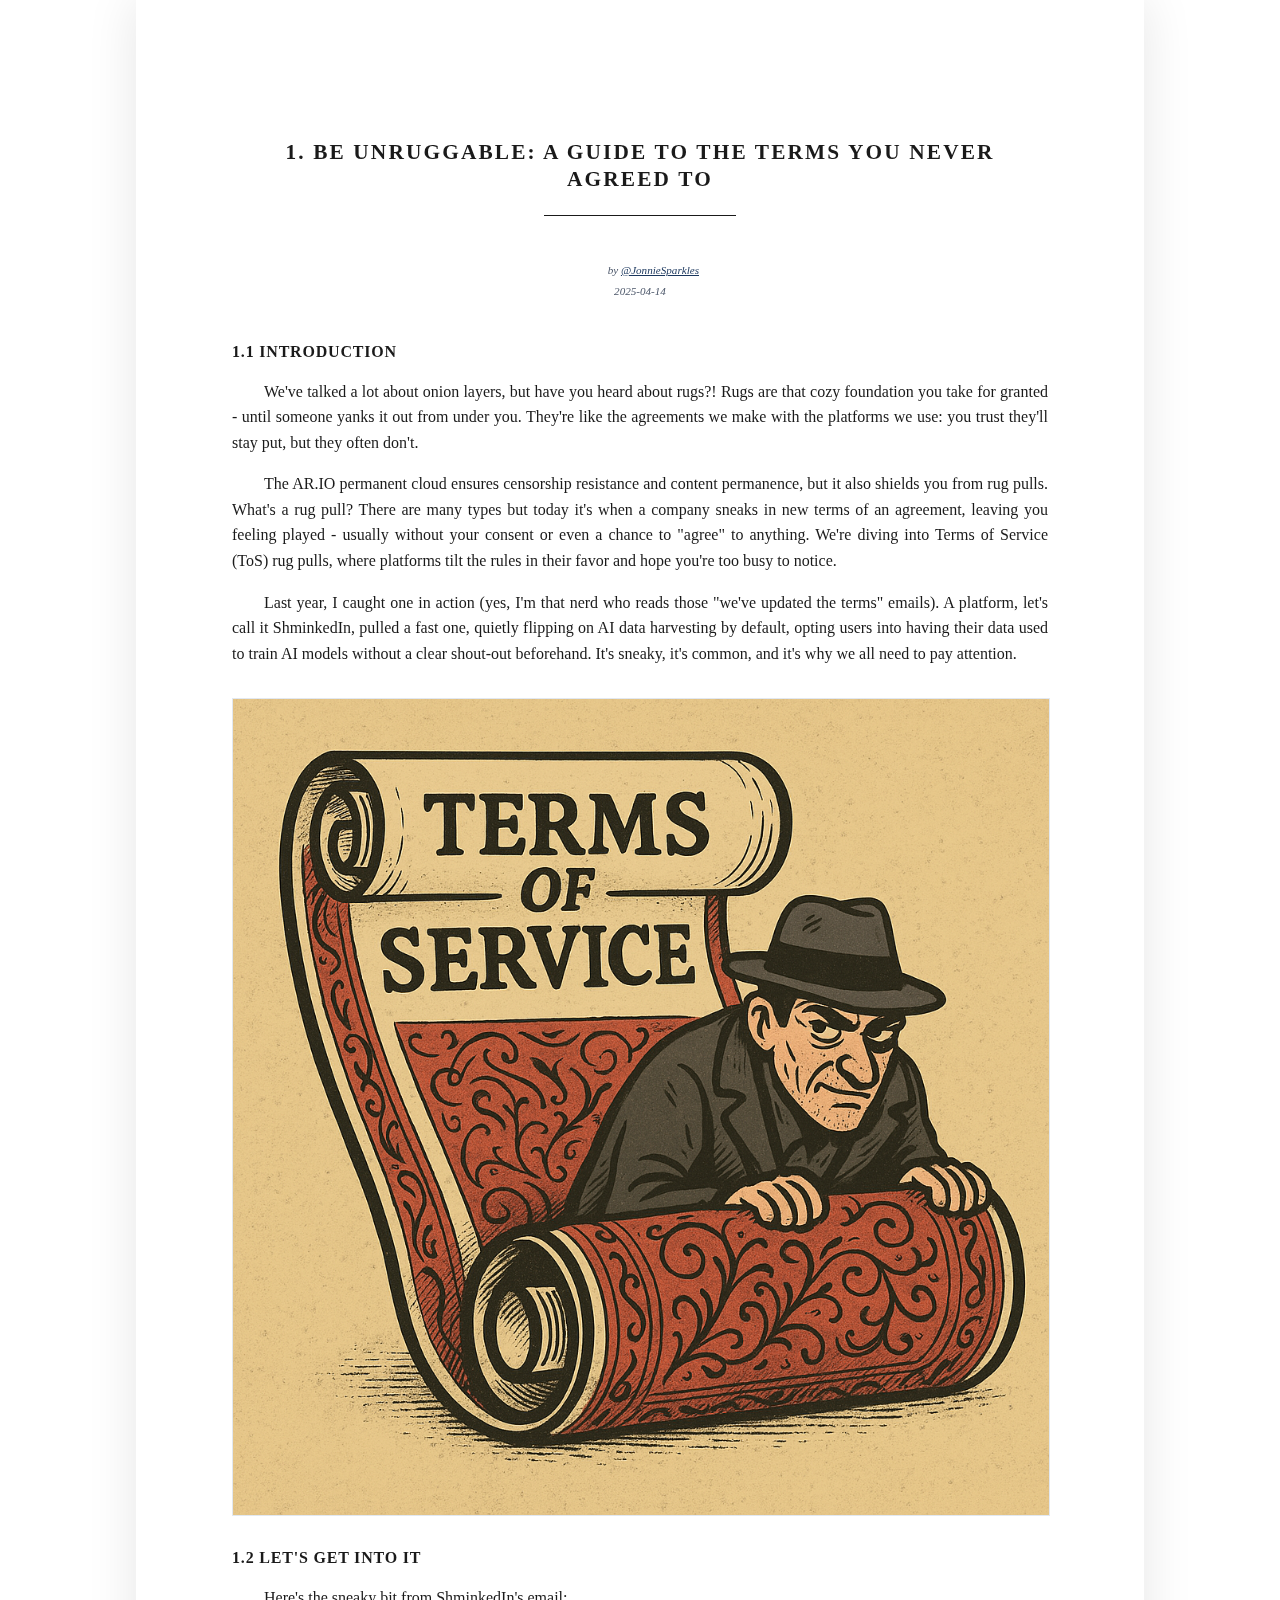
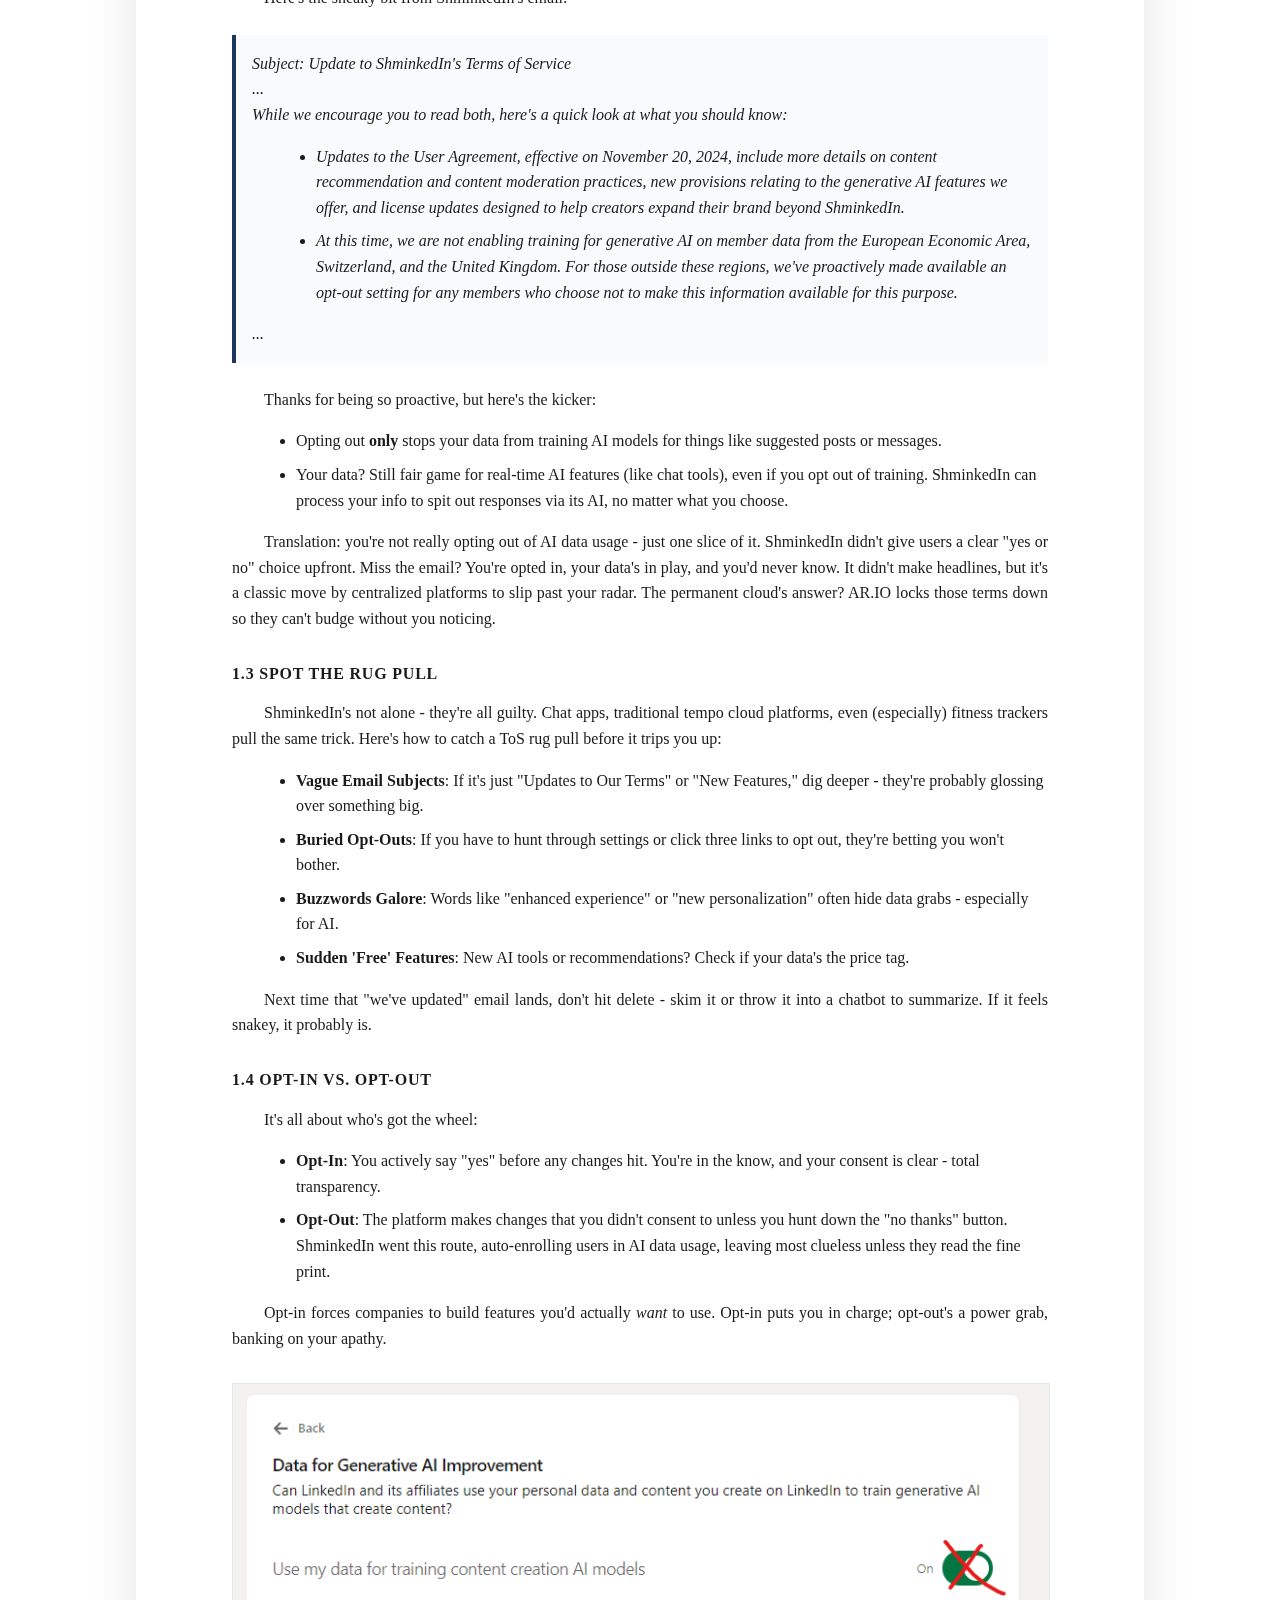
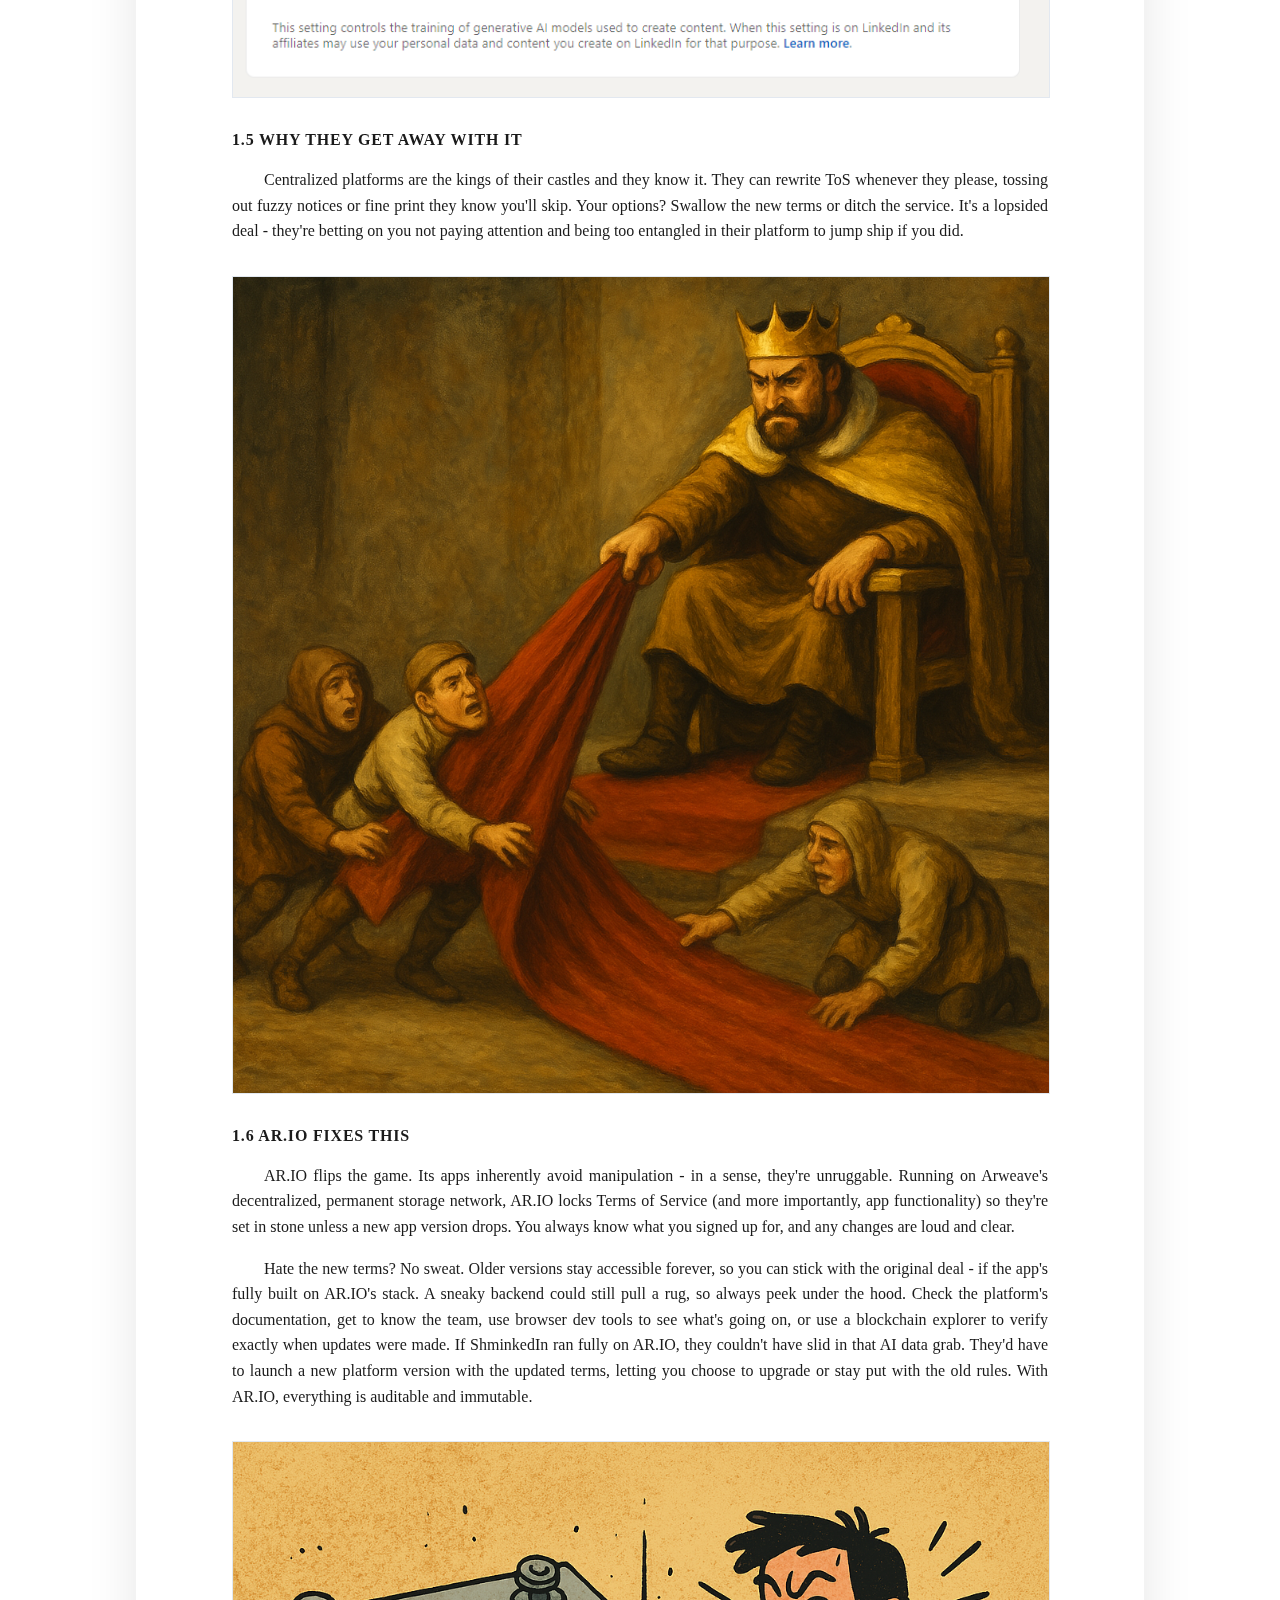
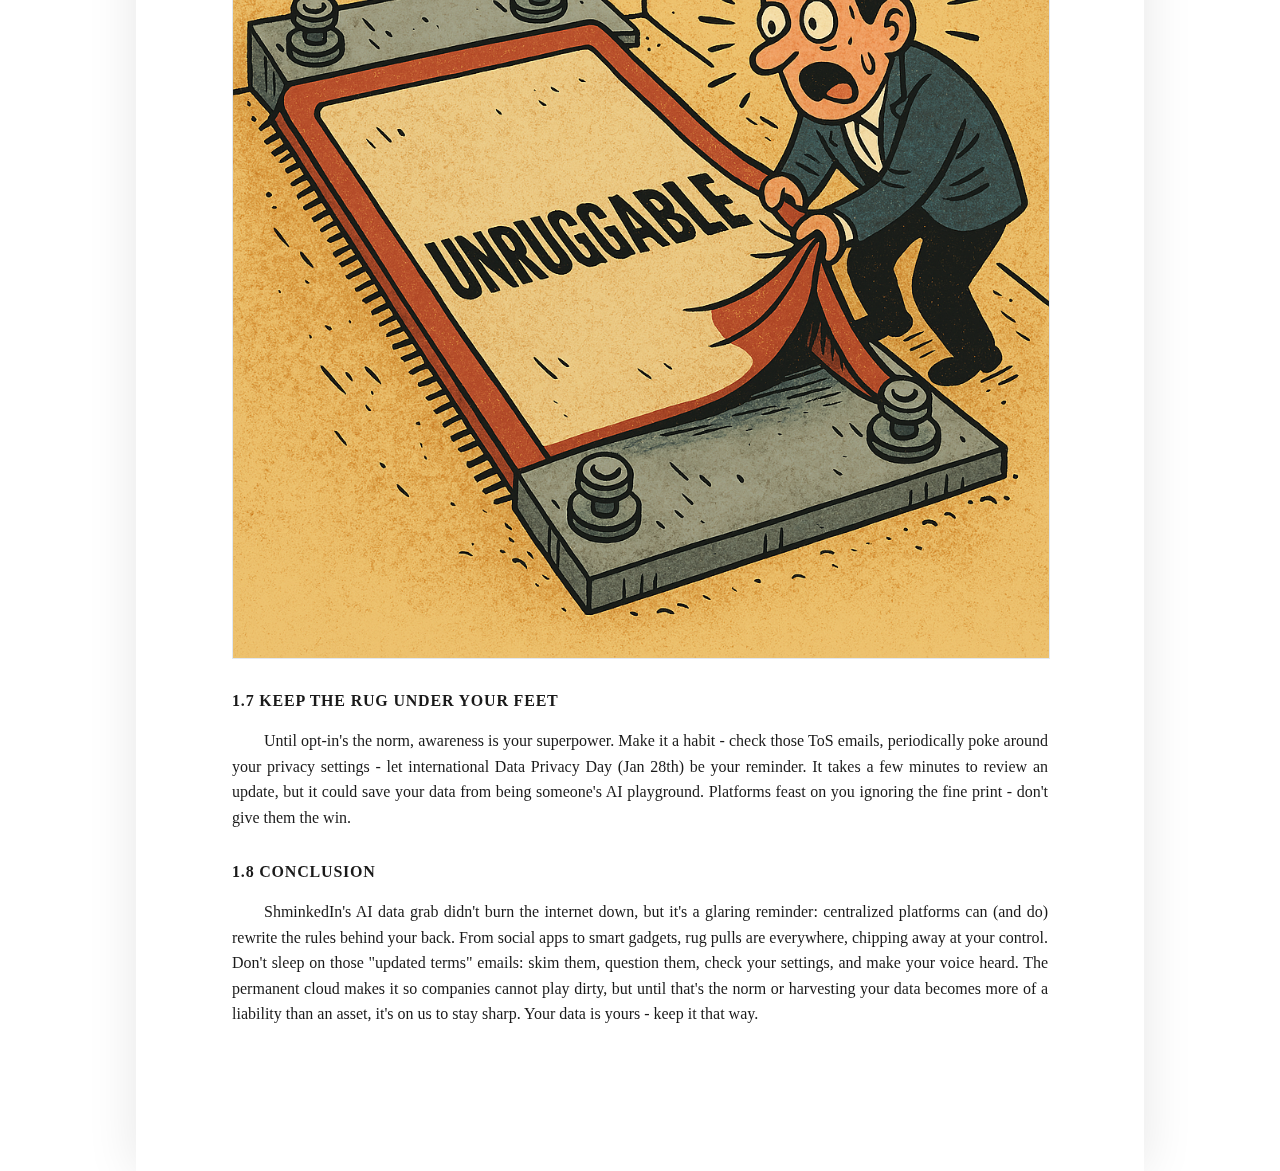
<file: articles/unruggable-terms.html>
<!DOCTYPE html>
<html lang="en">
  <head>
    <title>Be Unruggable: A Guide to the Terms You Never Agreed To</title>

    <!-- Metadata -->
    <meta property="og:title" content="Be Unruggable: A Guide to the Terms You Never Agreed To" />
    <meta property="og:description" content="Sneaky platforms pull ToS rugs you didn’t sign. Be unruggable with AR.IO’s permanent cloud and sharp awareness." />
    <meta property="og:image" content="https://arweave.net/X8zsju9uV2NPmNiGv24R3wdRihLb9Hlg5cfb6mqGsOs" />
    <meta property="og:url" content="https://jonniesparkles.arweave.net/unruggable-terms.html" />
    <meta property="og:type" content="website" />

    <meta name="twitter:card" content="large" />
    <meta name="twitter:title" content="Be Unruggable: A Guide to the Terms You Never Agreed To" />
    <meta name="twitter:description" content="Sneaky platforms pull ToS rugs you didn’t sign. Be unruggable with AR.IO’s permanent cloud and sharp awareness." />
    <meta name="twitter:image" content="https://arweave.net/X8zsju9uV2NPmNiGv24R3wdRihLb9Hlg5cfb6mqGsOs" />

    <meta charset="utf-8">
    <meta name="viewport" content="width=device-width, initial-scale=1.0">

    <!-- Favicon -->
    <link rel="icon" href="./unruggable-terms/favicon.ico" type="image/x-icon">

    <!-- Stylesheet -->
    <link rel="stylesheet" href="./unruggable-terms/theme.css">

  </head>
  <body>
    <div class="markdown-preview">
      <h1 id="be-unruggable-a-guide-to-the-terms-you-never-agreed-to">Be Unruggable: A Guide to the Terms You Never Agreed To</h1>
      <p><small>by <a href="https://jonniesparkles.arweave.net">@JonnieSparkles</a><br>2025-04-14</small></p>

      <h2 id="introduction">Introduction</h2>
      <p>We've talked a lot about onion layers, but have you heard about rugs?! Rugs are that cozy foundation you take for granted - until someone yanks it out from under you. They're like the agreements we make with the platforms we use: you trust they'll stay put, but they often don't.</p>

      <p>The AR.IO permanent cloud ensures censorship resistance and content permanence, but it also shields you from rug pulls. What's a rug pull? There are many types but today it's when a company sneaks in new terms of an agreement, leaving you feeling played - usually without your consent or even a chance to "agree" to anything. We're diving into Terms of Service (ToS) rug pulls, where platforms tilt the rules in their favor and hope you're too busy to notice.</p>

      <p>Last year, I caught one in action (yes, I'm that nerd who reads those "we've updated the terms" emails). A platform, let's call it ShminkedIn, pulled a fast one, quietly flipping on AI data harvesting by default, opting users into having their data used to train AI models without a clear shout-out beforehand. It's sneaky, it's common, and it's why we all need to pay attention.</p>

      <p><img src="./unruggable-terms/shady-tos.png" alt="Shady ToS"></p>
	  
      <h2 id="lets-get-into-it">Let's Get Into It</h2>
      <p>Here's the sneaky bit from ShminkedIn's email:</p>

      <blockquote>
        <p><em>Subject: Update to ShminkedIn's Terms of Service</em><br>
        ...<br>
        While we encourage you to read both, here's a quick look at what you should know:</p>
        <ul>
          <li>Updates to the User Agreement, effective on November 20, 2024, include more details on content recommendation and content moderation practices, new provisions relating to the generative AI features we offer, and license updates designed to help creators expand their brand beyond ShminkedIn.</li>
          <li>At this time, we are not enabling training for generative AI on member data from the European Economic Area, Switzerland, and the United Kingdom. For those outside these regions, we've proactively made available an opt-out setting for any members who choose not to make this information available for this purpose.</li>
        </ul>
        ...
      </blockquote>

      <p>Thanks for being so proactive, but here's the kicker:</p>
      <ul>
        <li>Opting out <b>only</b> stops your data from training AI models for things like suggested posts or messages.</li>
        <li>Your data? Still fair game for real-time AI features (like chat tools), even if you opt out of training. ShminkedIn can process your info to spit out responses via its AI, no matter what you choose.</li>
      </ul>

      <p>Translation: you're not really opting out of AI data usage - just one slice of it. ShminkedIn didn't give users a clear "yes or no" choice upfront. Miss the email? You're opted in, your data's in play, and you'd never know. It didn't make headlines, but it's a classic move by centralized platforms to slip past your radar. The permanent cloud's answer? AR.IO locks those terms down so they can't budge without you noticing.</p>

      <h2 id="spot-the-rug-pull">Spot the Rug Pull</h2>
      <p>ShminkedIn's not alone - they're all guilty. Chat apps, traditional tempo cloud platforms, even (especially) fitness trackers pull the same trick. Here's how to catch a ToS rug pull before it trips you up:</p>
      <ul>
        <li><strong>Vague Email Subjects</strong>: If it's just "Updates to Our Terms" or "New Features," dig deeper - they're probably glossing over something big.</li>
        <li><strong>Buried Opt-Outs</strong>: If you have to hunt through settings or click three links to opt out, they're betting you won't bother.</li>
        <li><strong>Buzzwords Galore</strong>: Words like "enhanced experience" or "new personalization" often hide data grabs - especially for AI.</li>
        <li><strong>Sudden 'Free' Features</strong>: New AI tools or recommendations? Check if your data's the price tag.</li>
      </ul>

      <p>Next time that "we've updated" email lands, don't hit delete - skim it or throw it into a chatbot to summarize. If it feels snakey, it probably is.</p>

      <h2 id="opt-in-vs-opt">Opt-In vs. Opt-Out</h2>
      <p>It's all about who's got the wheel:</p>
      <ul>
        <li><strong>Opt-In</strong>: You actively say "yes" before any changes hit. You're in the know, and your consent is clear - total transparency.</li>
        <li><strong>Opt-Out</strong>: The platform makes changes that you didn't consent to unless you hunt down the "no thanks" button. ShminkedIn went this route, auto-enrolling users in AI data usage, leaving most clueless unless they read the fine print.</li>
      </ul>
      <p>Opt-in forces companies to build features you'd actually <i>want</i> to use. Opt-in puts you in charge; opt-out's a power grab, banking on your apathy.</p>

	  <p><img src="./unruggable-terms/opt-out.png" alt="Opt-Out"></p>

      <h2 id="why-they-get-away-with-it">Why They Get Away with It</h2>
      <p>Centralized platforms are the kings of their castles and they know it. They can rewrite ToS whenever they please, tossing out fuzzy notices or fine print they know you'll skip. Your options? Swallow the new terms or ditch the service. It's a lopsided deal - they're betting on you not paying attention and being too entangled in their platform to jump ship if you did.</p>

      <p><img src="./unruggable-terms/pull-the-rug.png" alt="Pull the Rug"></p>

      <h2 id="ario-fixes-this">AR.IO Fixes This</h2>
      <p>AR.IO flips the game. Its apps inherently avoid manipulation - in a sense, they're unruggable. Running on Arweave's decentralized, permanent storage network, AR.IO locks Terms of Service (and more importantly, app functionality) so they're set in stone unless a new app version drops. You always know what you signed up for, and any changes are loud and clear.</p>

      <p>Hate the new terms? No sweat. Older versions stay accessible forever, so you can stick with the original deal - if the app's fully built on AR.IO's stack. A sneaky backend could still pull a rug, so always peek under the hood. Check the platform's documentation, get to know the team, use browser dev tools to see what's going on, or use a blockchain explorer to verify exactly when updates were made. If ShminkedIn ran fully on AR.IO, they couldn't have slid in that AI data grab. They'd have to launch a new platform version with the updated terms, letting you choose to upgrade or stay put with the old rules. With AR.IO, everything is auditable and immutable.</p>

	  <p><img src="./unruggable-terms/unruggable.png" alt="Unruggable"></p>

      <h2 id="keep-the-rug-under-your-feet">Keep the Rug Under Your Feet</h2>
      <p>Until opt-in's the norm, awareness is your superpower. Make it a habit - check those ToS emails, periodically poke around your privacy settings - let international Data Privacy Day (Jan 28th) be your reminder. It takes a few minutes to review an update, but it could save your data from being someone's AI playground. Platforms feast on you ignoring the fine print - don't give them the win.</p>

      <h2 id="conclusion">Conclusion</h2>
      <p>ShminkedIn's AI data grab didn't burn the internet down, but it's a glaring reminder: centralized platforms can (and do) rewrite the rules behind your back. From social apps to smart gadgets, rug pulls are everywhere, chipping away at your control. Don't sleep on those "updated terms" emails: skim them, question them, check your settings, and make your voice heard. The permanent cloud makes it so companies cannot play dirty, but until that's the norm or harvesting your data becomes more of a liability than an asset, it's on us to stay sharp. Your data is yours - keep it that way.</p>
    </div>
  </body>
</html>
</file>
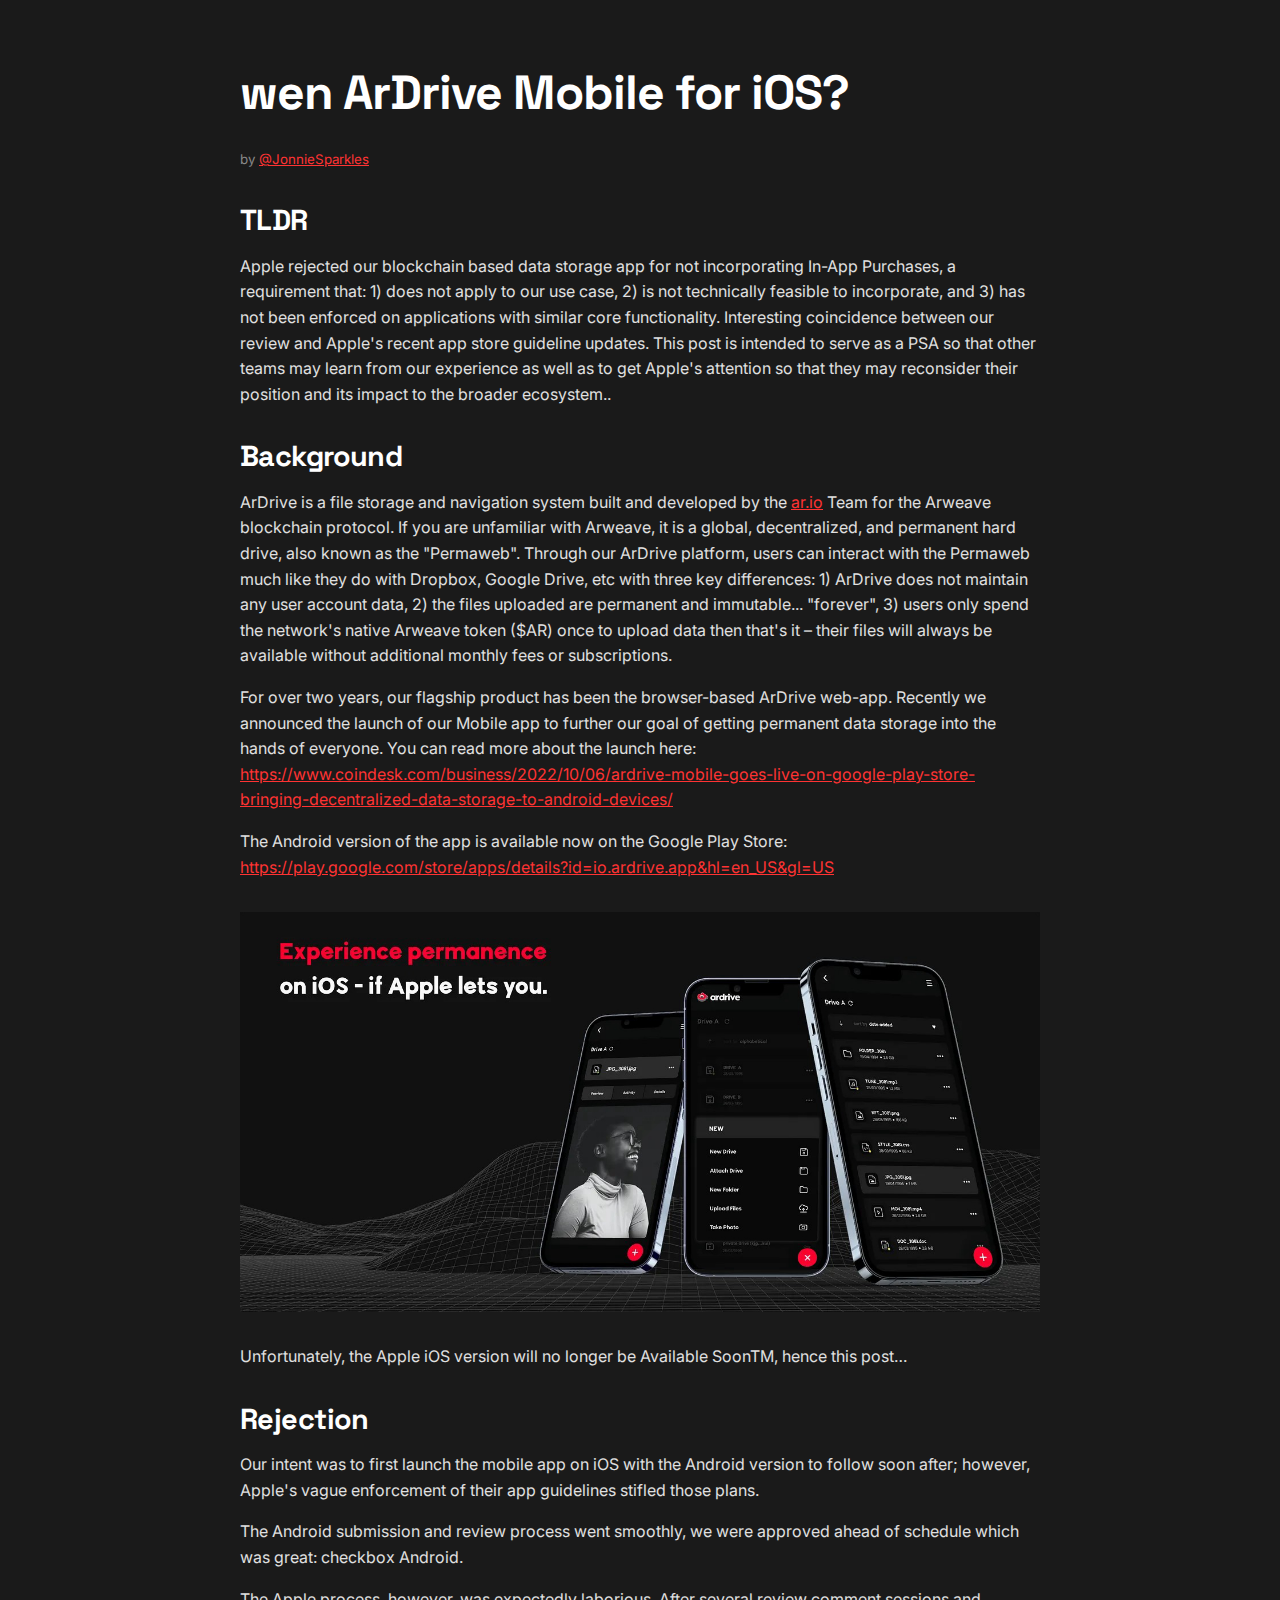
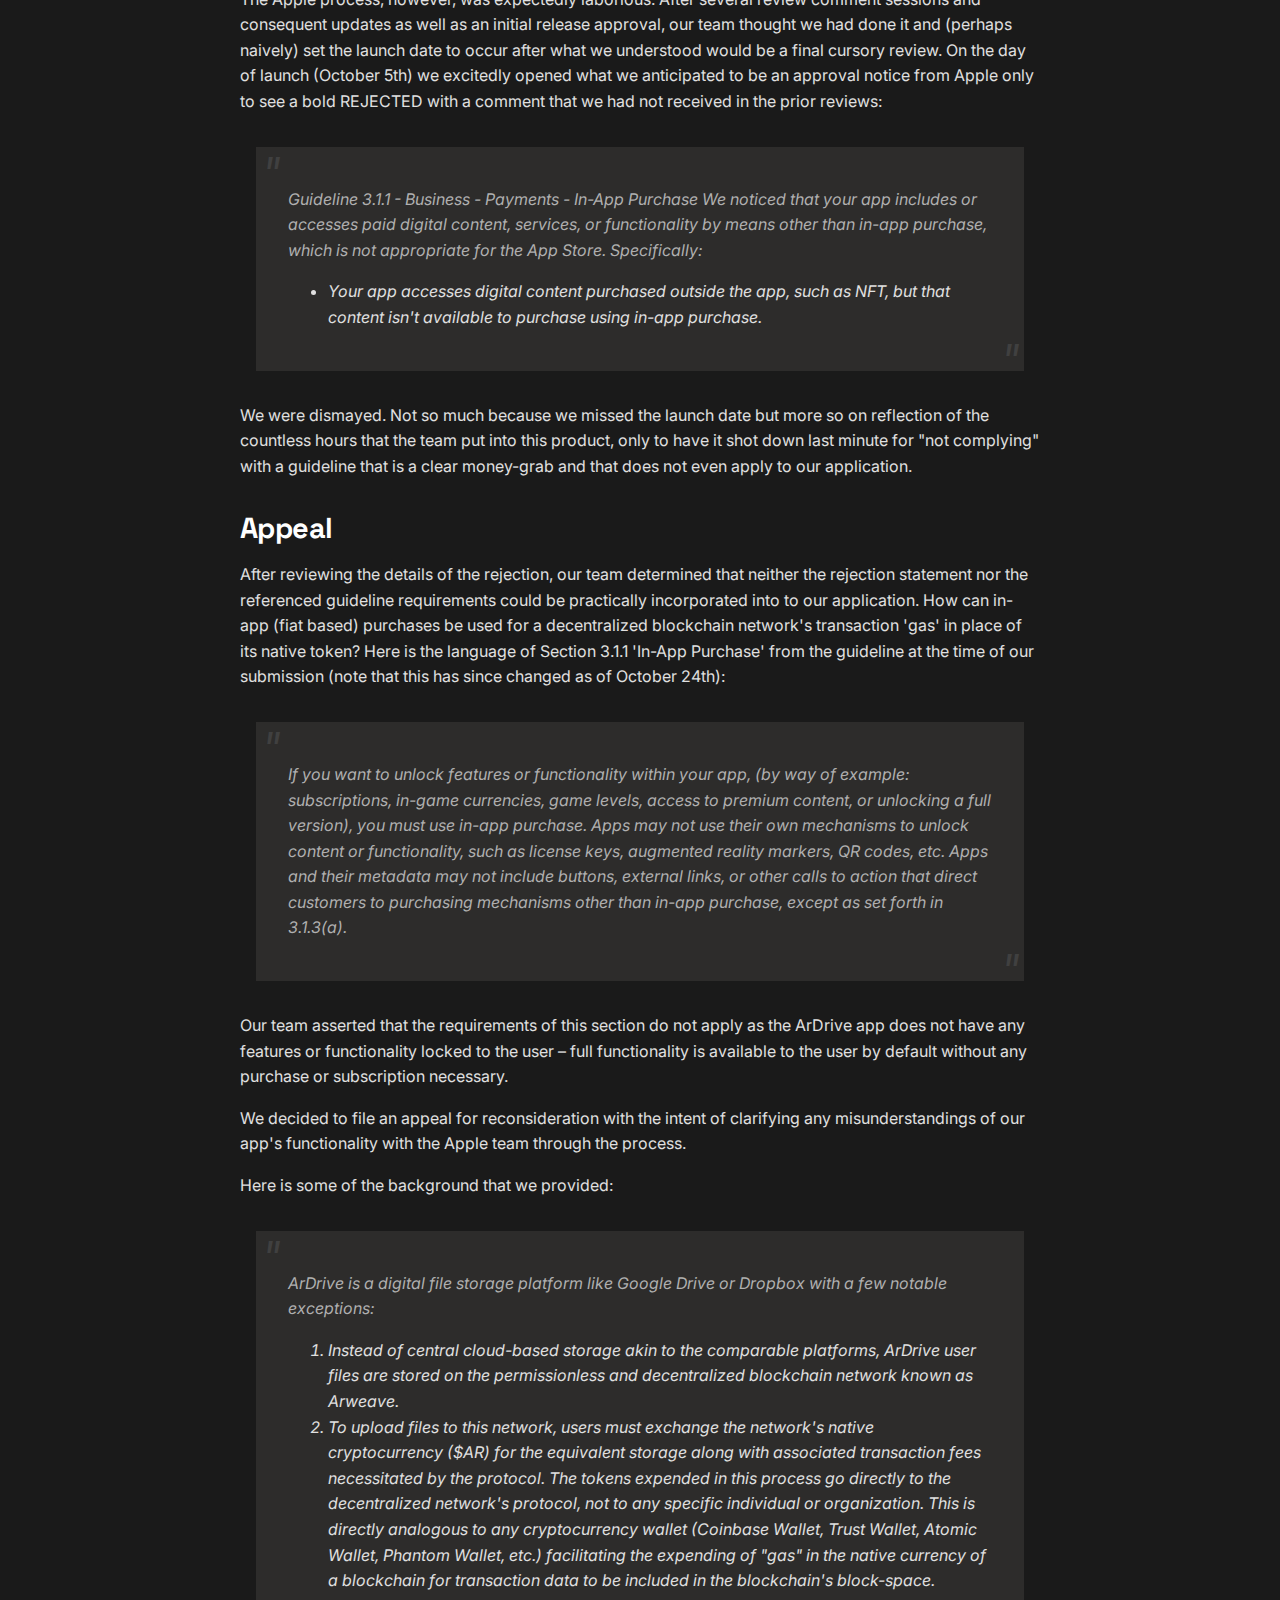
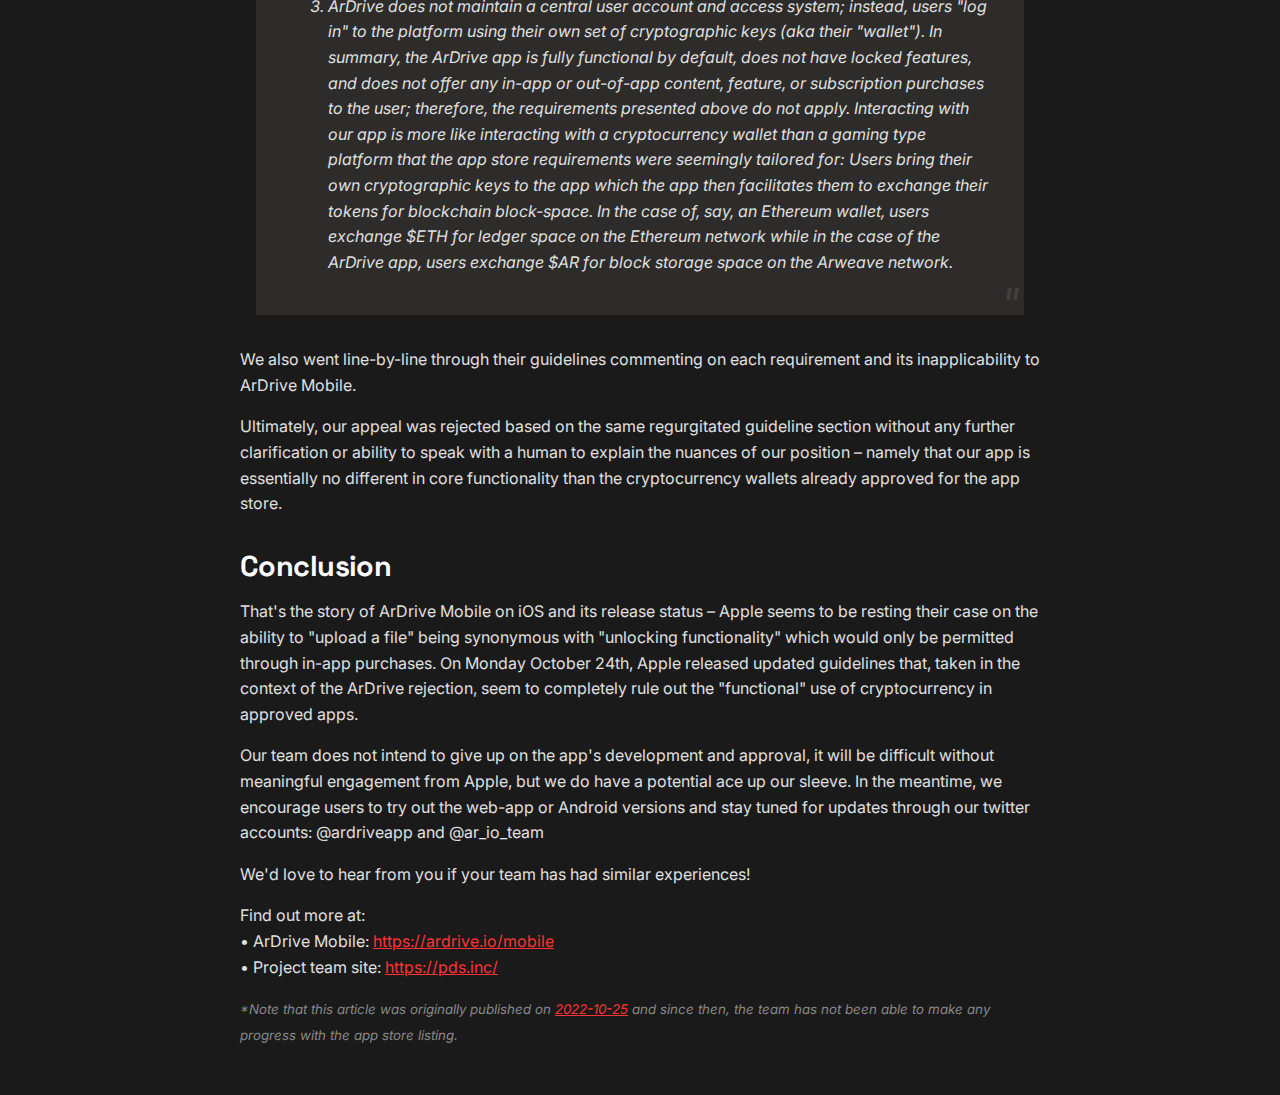
<file: articles/wen-ardrive-mobile-for-ios.html>
<!DOCTYPE html>
<html lang="en">
  <head>
    <title>wen ArDrive Mobile for iOS?</title>
    
    <!-- Metadata -->
    <meta property="og:title" content="wen ArDrive Mobile for iOS?" />
    <meta property="og:description" content="The story of ArDrive Mobile's iOS app store rejection by @JonnieSparkles." />
    <meta property="og:url" content="https://jonniesparkles.arweave.net/wen-ardrive-mobile-for-ios.html" />
    <meta property="og:type" content="website" />
    <meta property="og:image" content="https://arweave.net/v9dtvo1rJhVXPmwlAZy-4Wg2MWJaqZhCwFaepU1WA30" />
   
    <meta name="twitter:card" content="large" />
    <meta name="twitter:title" content="wen ArDrive Mobile for iOS?" />
    <meta name="twitter:description" content="The story of ArDrive Mobile's iOS app store rejection by @JonnieSparkles." />
    <meta name="twitter:image" content="https://arweave.net/v9dtvo1rJhVXPmwlAZy-4Wg2MWJaqZhCwFaepU1WA30" />
    
    <meta charset="utf-8">
    <meta name="viewport" content="width=device-width, initial-scale=1.0">
    <meta name="description" content="The story of ArDrive Mobile's iOS app store rejection">
        
    <!-- Favicon -->
    <link rel="icon" href="./wen-ardrive-mobile-for-ios/favicon.ico" type="image/x-icon">

    <!-- Stylesheet -->
    <link rel="stylesheet" href="./wen-ardrive-mobile-for-ios/theme.css">

  </head>
  <body>
    <div class="markdown-preview">
      <main class="bg-base-100">
        <div class="flex flex-col md:flex-row space-x-4">  
          <div class="flex-1 md:min-h-screen">
            <div class="prose md:prose-lg lg:prose-xl m-8 md:mx-24 ">             
              <h1><strong>wen ArDrive Mobile for iOS?</strong></h1>
              <p><small>by <a href="https://jonniesparkles.arweave.net">@JonnieSparkles</a></small></p>
              <h3><strong>TLDR</strong></h3>
              <p>Apple rejected our blockchain based data storage app for not incorporating In-App Purchases, a requirement that: 1) does not apply to our use case, 2) is not technically feasible to incorporate, and 3) has not been enforced on applications with similar core functionality. Interesting coincidence between our review and Apple's recent app store guideline updates. This post is intended to serve as a PSA so that other teams may learn from our experience as well as to get Apple's attention so that they may reconsider their position and its impact to the broader ecosystem..</p>
              <h3><strong>Background</strong></h3>
              <p>ArDrive is a file storage and navigation system built and developed by the <a href="http://ar.io/">ar.io</a> Team for the Arweave blockchain protocol. If you are unfamiliar with Arweave, it is a global, decentralized, and permanent hard drive, also known as the "Permaweb". Through our ArDrive platform, users can interact with the Permaweb much like they do with Dropbox, Google Drive, etc with three key differences: 1) ArDrive does not maintain any user account data, 2) the files uploaded are permanent and immutable... "forever", 3) users only spend the network's native Arweave token ($AR) once to upload data then that's it – their files will always be available without additional monthly fees or subscriptions.</p>
              <p>For over two years, our flagship product has been the browser-based ArDrive web-app. Recently we announced the launch of our Mobile app to further our goal of getting permanent data storage into the hands of everyone. You can read more about the launch here: <a href="https://www.coindesk.com/business/2022/10/06/ardrive-mobile-goes-live-on-google-play-store-bringing-decentralized-data-storage-to-android-devices/">https://www.coindesk.com/business/2022/10/06/ardrive-mobile-goes-live-on-google-play-store-bringing-decentralized-data-storage-to-android-devices/</a></p>
              <p>The Android version of the app is available now on the Google Play Store: <a href="https://play.google.com/store/apps/details?id=io.ardrive.app&amp;hl=en_US&amp;gl=US">https://play.google.com/store/apps/details?id=io.ardrive.app&amp;hl=en_US&amp;gl=US</a></p>
              <p><img src="./wen-ardrive-mobile-for-ios/the-ardrive-difference.png" alt="ArDrive Mobile for iOS"></p> 
              <p>Unfortunately, the Apple iOS version will no longer be Available SoonTM, hence this post…</p>
              <h3><strong>Rejection</strong></h3>
              <p>Our intent was to first launch the mobile app on iOS with the Android version to follow soon after; however, Apple's vague enforcement of their app guidelines stifled those plans.</p>
              <p>The Android submission and review process went smoothly, we were approved ahead of schedule which was great: checkbox Android.</p>
              <p>The Apple process, however, was expectedly laborious. After several review comment sessions and consequent updates as well as an initial release approval, our team thought we had done it and (perhaps naively) set the launch date to occur after what we understood would be a final cursory review. On the day of launch (October 5th) we excitedly opened what we anticipated to be an approval notice from Apple only to see a bold REJECTED with a comment that we had not received in the prior reviews:</p>
              <blockquote>
                <p>Guideline 3.1.1 - Business - Payments - In-App Purchase
                We noticed that your app includes or accesses paid digital content, services, or functionality by means other than in-app purchase, which is not appropriate for the App Store.
                Specifically:</p>
                <ul>
                  <li>Your app accesses digital content purchased outside the app, such as NFT, but that content isn't available to purchase using in-app purchase.</li>
                </ul>
              </blockquote>
              <p>We were dismayed. Not so much because we missed the launch date but more so on reflection of the countless hours that the team put into this product, only to have it shot down last minute for "not complying" with a guideline that is a clear money-grab and that does not even apply to our application.</p>
              <h3><strong>Appeal</strong></h3>
              <p>After reviewing the details of the rejection, our team determined that neither the rejection statement nor the referenced guideline requirements could be practically incorporated into to our application. How can in-app (fiat based) purchases be used for a decentralized blockchain network's transaction 'gas' in place of its native token?
              Here is the language of Section 3.1.1 'In-App Purchase' from the guideline at the time of our submission (note that this has since changed as of October 24th):</p>
              <blockquote>
                <p>If you want to unlock features or functionality within your app, (by way of example: subscriptions, in-game currencies, game levels, access to premium content, or unlocking a full version), you must use in-app purchase. Apps may not use their own mechanisms to unlock content or functionality, such as license keys, augmented reality markers, QR codes, etc. Apps and their metadata may not include buttons, external links, or other calls to action that direct customers to purchasing mechanisms other than in-app purchase, except as set forth in 3.1.3(a).</p>
              </blockquote>
              <p>Our team asserted that the requirements of this section do not apply as the ArDrive app does not have any features or functionality locked to the user – full functionality is available to the user by default without any purchase or subscription necessary.</p>
              <p>We decided to file an appeal for reconsideration with the intent of clarifying any misunderstandings of our app's functionality with the Apple team through the process.</p>
              <p>Here is some of the background that we provided:</p>
              <blockquote>
                <p>ArDrive is a digital file storage platform like Google Drive or Dropbox with a few notable exceptions:</p>
                <ol>
                  <li>Instead of central cloud-based storage akin to the comparable platforms, ArDrive user files are stored on the permissionless and decentralized blockchain network known as Arweave.</li>
                  <li>To upload files to this network, users must exchange the network's native cryptocurrency ($AR) for the equivalent storage along with associated transaction fees necessitated by the protocol. The tokens expended in this process go directly to the decentralized network's protocol, not to any specific individual or organization. This is directly analogous to any cryptocurrency wallet (Coinbase Wallet, Trust Wallet, Atomic Wallet, Phantom Wallet, etc.) facilitating the expending of "gas" in the native currency of a blockchain for transaction data to be included in the blockchain's block-space.</li>
                  <li>ArDrive does not maintain a central user account and access system; instead, users "log in" to the platform using their own set of cryptographic keys (aka their "wallet").
                  In summary, the ArDrive app is fully functional by default, does not have locked features, and does not offer any in-app or out-of-app content, feature, or subscription purchases to the user; therefore, the requirements presented above do not apply. Interacting with our app is more like interacting with a cryptocurrency wallet than a gaming type platform that the app store requirements were seemingly tailored for: Users bring their own cryptographic keys to the app which the app then facilitates them to exchange their tokens for blockchain block-space. In the case of, say, an Ethereum wallet, users exchange $ETH for ledger space on the Ethereum network while in the case of the ArDrive app, users exchange $AR for block storage space on the Arweave network.</li>
                </ol>
              </blockquote>
              <p>We also went line-by-line through their guidelines commenting on each requirement and its inapplicability to ArDrive Mobile.</p>
              <p>Ultimately, our appeal was rejected based on the same regurgitated guideline section without any further clarification or ability to speak with a human to explain the nuances of our position – namely that our app is essentially no different in core functionality than the cryptocurrency wallets already approved for the app store.</p>
              <h3><strong>Conclusion</strong></h3>
              <p>That's the story of ArDrive Mobile on iOS and its release status – Apple seems to be resting their case on the ability to "upload a file" being synonymous with "unlocking functionality" which would only be permitted through in-app purchases. On Monday October 24th, Apple released updated guidelines that, taken in the context of the ArDrive rejection, seem to completely rule out the "functional" use of cryptocurrency in approved apps.</p>
              <p>Our team does not intend to give up on the app's development and approval, it will be difficult without meaningful engagement from Apple, but we do have a potential ace up our sleeve. In the meantime, we encourage users to try out the web-app or Android versions and stay tuned for updates through our twitter accounts: @ardriveapp and @ar_io_team</p>
              <p>We'd love to hear from you if your team has had similar experiences!</p>
              <p>Find out more at:<br>
              •	ArDrive Mobile: <a href="https://ardrive.io/mobile">https://ardrive.io/mobile</a><br>
              •	Project team site: <a href="https://pds.inc/">https://pds.inc/</a></p>
              <p><small><i>*Note that this article was originally published on <a href="https://mirror.xyz/jonniesparkles.eth/EApUYxGA6LnCZxzTU7iYt2beQCoWo-z8D-o5Atxe-Xs">2022-10-25</a> and since then, the team has not been able to make any progress with the app store listing.</i></small></p>
            </div>
          </div>
        </div>
      </main>
    </div>
  </body>
</html>
</file>
<file: articles/rewind/theme.css>
/* Old Timey Document Theme */
:root {
  --parchment-color: #f8f5e6;
  --ink-color: #2b2522;
  --aged-border: #d9d2bd;
  --link-color: #5b4636;
  --link-hover-color: #8b6b4a;
  --code-bg: #f0ead6;
  --quote-color: #5d534a;
}

body {
  background: #e8e4d9;
  color: var(--ink-color);
  font-family: 'Georgia', 'Times New Roman', serif;
  font-size: 16px;
  line-height: 1.7;
  margin: 0;
  padding: 0;
}

.markdown-preview {
  max-width: 750px;
  margin: 40px auto;
  padding: 3rem;
  background: var(--parchment-color);
  border: 1px solid var(--aged-border);
  border-radius: 2px;
  box-shadow: 0 3px 15px rgba(0, 0, 0, 0.2);
  text-align: justify;
  background-image: url("data:image/svg+xml,%3Csvg width='100' height='100' viewBox='0 0 100 100' xmlns='http://www.w3.org/2000/svg'%3E%3Cpath d='M11 18c3.866 0 7-3.134 7-7s-3.134-7-7-7-7 3.134-7 7 3.134 7 7 7zm48 25c3.866 0 7-3.134 7-7s-3.134-7-7-7-7 3.134-7 7 3.134 7 7 7zm-43-7c1.657 0 3-1.343 3-3s-1.343-3-3-3-3 1.343-3 3 1.343 3 3 3zm63 31c1.657 0 3-1.343 3-3s-1.343-3-3-3-3 1.343-3 3 1.343 3 3 3zM34 90c1.657 0 3-1.343 3-3s-1.343-3-3-3-3 1.343-3 3 1.343 3 3 3zm56-76c1.657 0 3-1.343 3-3s-1.343-3-3-3-3 1.343-3 3 1.343 3 3 3zM12 86c2.21 0 4-1.79 4-4s-1.79-4-4-4-4 1.79-4 4 1.79 4 4 4zm28-65c2.21 0 4-1.79 4-4s-1.79-4-4-4-4 1.79-4 4 1.79 4 4 4zm23-11c2.76 0 5-2.24 5-5s-2.24-5-5-5-5 2.24-5 5 2.24 5 5 5zm-6 60c2.21 0 4-1.79 4-4s-1.79-4-4-4-4 1.79-4 4 1.79 4 4 4zm29 22c2.76 0 5-2.24 5-5s-2.24-5-5-5-5 2.24-5 5 2.24 5 5 5zM32 63c2.76 0 5-2.24 5-5s-2.24-5-5-5-5 2.24-5 5 2.24 5 5 5zm57-13c2.76 0 5-2.24 5-5s-2.24-5-5-5-5 2.24-5 5 2.24 5 5 5zm-9-21c1.105 0 2-.895 2-2s-.895-2-2-2-2 .895-2 2 .895 2 2 2zM60 91c1.105 0 2-.895 2-2s-.895-2-2-2-2 .895-2 2 .895 2 2 2zM35 41c1.105 0 2-.895 2-2s-.895-2-2-2-2 .895-2 2 .895 2 2 2zM12 60c1.105 0 2-.895 2-2s-.895-2-2-2-2 .895-2 2 .895 2 2 2z' fill='%23dcd6c1' fill-opacity='0.25' fill-rule='evenodd'/%3E%3C/svg%3E");
}

/* Add responsive image handling */
.markdown-preview img {
  max-width: 100%;
  height: auto;
  display: block;
  margin: 2rem auto;
  border: 4px solid #e8e4d9;
  box-shadow: 0 2px 8px rgba(0, 0, 0, 0.2);
  filter: sepia(15%);
}

/* Image containers */
.markdown-preview p img {
  text-align: center;
  margin: 2rem 0;
}

h1, h2, h3, h4, h5, h6 {
  color: var(--ink-color);
  margin-top: 1.8em;
  margin-bottom: 0.8em;
  line-height: 1.3;
  font-family: 'Georgia', 'Times New Roman', serif;
  font-weight: normal;
}

h1 { 
  font-size: 2.2em; 
  text-align: center;
  border-bottom: 2px double var(--aged-border);
  padding-bottom: 0.5em;
  margin-bottom: 0.3em;
  letter-spacing: 0.05em;
}

h2 { 
  font-size: 1.8em; 
  font-style: italic;
}

h3 { font-size: 1.4em; }
h4 { font-size: 1.2em; font-style: italic; }
h5, h6 { font-size: 1em; }

p {
  margin: 1.2em 0;
  text-indent: 1.5em;
}

/* Remove text indent for first paragraph of each section */
h1 + p, h2 + p, h3 + p, h4 + p, h5 + p, h6 + p {
  text-indent: 0;
}

/* Style for byline with small tag */
small {
  color: #5d534a;
  font-style: italic;
  display: block;
  text-align: center;
  margin-top: 0;
  margin-bottom: 2em;
  font-size: 0.9em;
}

/* Remove the drop cap styling */
/* We're removing the drop cap to fix the byline issue */

a {
  color: var(--link-color);
  text-decoration: none;
  border-bottom: 1px dotted var(--link-color);
}

a:hover {
  color: var(--link-hover-color);
  border-bottom: 1px solid var(--link-hover-color);
}

code {
  background: var(--code-bg);
  border-radius: 0;
  padding: 2px 4px;
  font-family: 'Courier New', Courier, monospace;
  font-size: 0.9em;
  border: 1px solid #e0d8c0;
}

pre {
  background: var(--code-bg);
  padding: 1rem;
  border-radius: 0;
  overflow-x: auto;
  line-height: 1.5;
  border: 1px solid #e0d8c0;
}

pre code {
  padding: 0;
  background: none;
  border: none;
}

blockquote {
  border-left: none;
  padding: 1.5rem 2rem;
  color: var(--quote-color);
  margin: 2rem 1rem;
  font-style: italic;
  background-color: rgba(216, 210, 195, 0.2);
  position: relative;
}

blockquote:before, blockquote:after {
  content: '"';
  font-size: 3em;
  position: absolute;
  color: #d8d2c3;
}

blockquote:before {
  top: -10px;
  left: 5px;
}

blockquote:after {
  bottom: -30px;
  right: 5px;
}

/* Responsive adjustments */
@media (max-width: 840px) {
  .markdown-preview {
    margin: 20px;
    padding: 2rem;
  }
}

@media (max-width: 480px) {
  body {
    font-size: 15px;
  }
  
  .markdown-preview {
    margin: 10px;
    padding: 1.5rem;
  }
  
  h1 {
    font-size: 1.8em;
  }
  
  h2 {
    font-size: 1.5em;
  }
}
</file>
<file: articles/building-a-rewindable-internet-with-arns/theme.css>
/* Old Timey Document Theme */
:root {
  --parchment-color: #f8f5e6;
  --ink-color: #2b2522;
  --aged-border: #d9d2bd;
  --link-color: #5b4636;
  --link-hover-color: #8b6b4a;
  --code-bg: #f0ead6;
  --quote-color: #5d534a;
}

body {
  background: #e8e4d9;
  color: var(--ink-color);
  font-family: 'Georgia', 'Times New Roman', serif;
  font-size: 16px;
  line-height: 1.7;
  margin: 0;
  padding: 0;
}

.markdown-preview {
  max-width: 750px;
  margin: 40px auto;
  padding: 3rem;
  background: var(--parchment-color);
  border: 1px solid var(--aged-border);
  border-radius: 2px;
  box-shadow: 0 3px 15px rgba(0, 0, 0, 0.2);
  text-align: justify;
  background-image: url("data:image/svg+xml,%3Csvg width='100' height='100' viewBox='0 0 100 100' xmlns='http://www.w3.org/2000/svg'%3E%3Cpath d='M11 18c3.866 0 7-3.134 7-7s-3.134-7-7-7-7 3.134-7 7 3.134 7 7 7zm48 25c3.866 0 7-3.134 7-7s-3.134-7-7-7-7 3.134-7 7 3.134 7 7 7zm-43-7c1.657 0 3-1.343 3-3s-1.343-3-3-3-3 1.343-3 3 1.343 3 3 3zm63 31c1.657 0 3-1.343 3-3s-1.343-3-3-3-3 1.343-3 3 1.343 3 3 3zM34 90c1.657 0 3-1.343 3-3s-1.343-3-3-3-3 1.343-3 3 1.343 3 3 3zm56-76c1.657 0 3-1.343 3-3s-1.343-3-3-3-3 1.343-3 3 1.343 3 3 3zM12 86c2.21 0 4-1.79 4-4s-1.79-4-4-4-4 1.79-4 4 1.79 4 4 4zm28-65c2.21 0 4-1.79 4-4s-1.79-4-4-4-4 1.79-4 4 1.79 4 4 4zm23-11c2.76 0 5-2.24 5-5s-2.24-5-5-5-5 2.24-5 5 2.24 5 5 5zm-6 60c2.21 0 4-1.79 4-4s-1.79-4-4-4-4 1.79-4 4 1.79 4 4 4zm29 22c2.76 0 5-2.24 5-5s-2.24-5-5-5-5 2.24-5 5 2.24 5 5 5zM32 63c2.76 0 5-2.24 5-5s-2.24-5-5-5-5 2.24-5 5 2.24 5 5 5zm57-13c2.76 0 5-2.24 5-5s-2.24-5-5-5-5 2.24-5 5 2.24 5 5 5zm-9-21c1.105 0 2-.895 2-2s-.895-2-2-2-2 .895-2 2 .895 2 2 2zM60 91c1.105 0 2-.895 2-2s-.895-2-2-2-2 .895-2 2 .895 2 2 2zM35 41c1.105 0 2-.895 2-2s-.895-2-2-2-2 .895-2 2 .895 2 2 2zM12 60c1.105 0 2-.895 2-2s-.895-2-2-2-2 .895-2 2 .895 2 2 2z' fill='%23dcd6c1' fill-opacity='0.25' fill-rule='evenodd'/%3E%3C/svg%3E");
}

/* Add responsive image handling */
.markdown-preview img {
  max-width: 100%;
  height: auto;
  display: block;
  margin: 2rem auto;
  border: 4px solid #e8e4d9;
  box-shadow: 0 2px 8px rgba(0, 0, 0, 0.2);
  filter: sepia(15%);
}

/* Image containers */
.markdown-preview p img {
  text-align: center;
  margin: 2rem 0;
}

h1, h2, h3, h4, h5, h6 {
  color: var(--ink-color);
  margin-top: 1.8em;
  margin-bottom: 0.8em;
  line-height: 1.3;
  font-family: 'Georgia', 'Times New Roman', serif;
  font-weight: normal;
}

h1 { 
  font-size: 2.2em; 
  text-align: center;
  border-bottom: 2px double var(--aged-border);
  padding-bottom: 0.5em;
  margin-bottom: 0.3em;
  letter-spacing: 0.05em;
}

h2 { 
  font-size: 1.8em; 
  font-style: italic;
}

h3 { font-size: 1.4em; }
h4 { font-size: 1.2em; font-style: italic; }
h5, h6 { font-size: 1em; }

p {
  margin: 1.2em 0;
  text-indent: 1.5em;
}

/* Remove text indent for first paragraph of each section */
h1 + p, h2 + p, h3 + p, h4 + p, h5 + p, h6 + p {
  text-indent: 0;
}

/* Style for byline with small tag */
small {
  color: #5d534a;
  font-style: italic;
  display: block;
  text-align: center;
  margin-top: 0;
  margin-bottom: 2em;
  font-size: 0.9em;
}

/* Remove the drop cap styling */
/* We're removing the drop cap to fix the byline issue */

a {
  color: var(--link-color);
  text-decoration: none;
  border-bottom: 1px dotted var(--link-color);
}

a:hover {
  color: var(--link-hover-color);
  border-bottom: 1px solid var(--link-hover-color);
}

code {
  background: var(--code-bg);
  border-radius: 0;
  padding: 2px 4px;
  font-family: 'Courier New', Courier, monospace;
  font-size: 0.9em;
  border: 1px solid #e0d8c0;
}

pre {
  background: var(--code-bg);
  padding: 1rem;
  border-radius: 0;
  overflow-x: auto;
  line-height: 1.5;
  border: 1px solid #e0d8c0;
}

pre code {
  padding: 0;
  background: none;
  border: none;
}

blockquote {
  border-left: none;
  padding: 1.5rem 2rem;
  color: var(--quote-color);
  margin: 2rem 1rem;
  font-style: italic;
  background-color: rgba(216, 210, 195, 0.2);
  position: relative;
}

blockquote:before, blockquote:after {
  content: '"';
  font-size: 3em;
  position: absolute;
  color: #d8d2c3;
}

blockquote:before {
  top: -10px;
  left: 5px;
}

blockquote:after {
  bottom: -30px;
  right: 5px;
}

/* Responsive adjustments */
@media (max-width: 840px) {
  .markdown-preview {
    margin: 20px;
    padding: 2rem;
  }
}

@media (max-width: 480px) {
  body {
    font-size: 15px;
  }
  
  .markdown-preview {
    margin: 10px;
    padding: 1.5rem;
  }
  
  h1 {
    font-size: 1.8em;
  }
  
  h2 {
    font-size: 1.5em;
  }
}
</file>
<file: articles/censorship-and-content-moderation/theme.css>
/* Light Modern Document Theme */
:root {
  --text-color: #333;
  --bg-color: #f9f9f9;
  --link-color: #007acc;
  --accent-color: #007acc;
  --heading-color: #222;
}

body {
  background: var(--bg-color);
  color: var(--text-color);
  font-family: 'Roboto', sans-serif;
  font-size: 16px;
  line-height: 1.6;
  margin: 0;
  padding: 0;
}

.markdown-preview {
  max-width: 800px;
  margin: 0 auto;
  padding: 2rem;
  background-color: #ffffff;
  border-radius: 8px;
  box-shadow: 0 4px 8px rgba(0, 0, 0, 0.1);
}

/* Basic image handling */
.markdown-preview img {
  max-width: 100%;
  height: auto;
  display: block;
  margin: 2rem auto;
  border-radius: 8px;
  box-shadow: 0 4px 8px rgba(0, 0, 0, 0.1);
}

h1, h2, h3, h4, h5, h6 {
  color: var(--heading-color);
  margin-top: 2rem;
  margin-bottom: 1rem;
  line-height: 1.3;
  font-weight: 700;
}

h1 { 
  font-size: 3em;
  margin-bottom: 1.5rem;
  border-bottom: 2px solid var(--accent-color);
  padding-bottom: 0.5rem;
}

h2 { font-size: 2.2em; }
h3 { font-size: 1.8em; }
h4 { font-size: 1.5em; }
h5, h6 { font-size: 1.2em; }

p {
  margin: 1rem 0;
}

a {
  color: var(--link-color);
  text-decoration: none;
  border-bottom: 1px dashed var(--link-color);
}

a:hover {
  color: var(--accent-color);
  border-bottom: 1px solid var(--accent-color);
}

/* Simple responsive adjustments */
@media (max-width: 840px) {
  .markdown-preview {
    padding: 1.5rem;
  }
}

@media (max-width: 480px) {
  body {
    font-size: 15px;
  }
  
  .markdown-preview {
    padding: 1rem;
  }
  
  h1 {
    font-size: 2.4em;
  }
}
</file>
<file: articles/fortifying-data-permanence-with-open-source-principles/theme.css>
/* Simple Document Theme */
:root {
  --text-color: #333;
  --bg-color: #fff;
  --link-color: #000;
}

body {
  background: var(--bg-color);
  color: var(--text-color);
  font-family: -apple-system, BlinkMacSystemFont, "Segoe UI", Roboto, Helvetica, Arial, sans-serif;
  font-size: 16px;
  line-height: 1.6;
  margin: 0;
  padding: 0;
}

.markdown-preview {
  max-width: 800px;
  margin: 0 auto;
  padding: 2rem;
}

/* Basic image handling */
.markdown-preview img {
  max-width: 100%;
  height: auto;
  display: block;
  margin: 2rem auto;
}

h1, h2, h3, h4, h5, h6 {
  color: var(--text-color);
  margin-top: 2rem;
  margin-bottom: 1rem;
  line-height: 1.3;
  font-weight: 600;
}

h1 { 
  font-size: 3em;
  margin-bottom: 1.5rem;
}

h2 { font-size: 2.2em; }
h3 { font-size: 1.8em; }
h4 { font-size: 1.5em; }
h5, h6 { font-size: 1.2em; }

p {
  margin: 1rem 0;
}

a {
  color: var(--link-color);
  text-decoration: underline;
}

a:hover {
  text-decoration: none;
}

/* Simple responsive adjustments */
@media (max-width: 840px) {
  .markdown-preview {
    padding: 1.5rem;
  }
}

@media (max-width: 480px) {
  body {
    font-size: 15px;
  }
  
  .markdown-preview {
    padding: 1rem;
  }
  
  h1 {
    font-size: 2.4em;
  }
}
</file>
<file: articles/guarding-the-gates/theme.css>
/* Simple Document Theme */
:root {
  --text-color: #333;
  --bg-color: #fff;
  --link-color: #000;
}

body {
  background: var(--bg-color);
  color: var(--text-color);
  font-family: -apple-system, BlinkMacSystemFont, "Segoe UI", Roboto, Helvetica, Arial, sans-serif;
  font-size: 16px;
  line-height: 1.6;
  margin: 0;
  padding: 0;
}

.markdown-preview {
  max-width: 800px;
  margin: 0 auto;
  padding: 2rem;
}

/* Basic image handling */
.markdown-preview img {
  max-width: 100%;
  height: auto;
  display: block;
  margin: 2rem auto;
}

h1, h2, h3, h4, h5, h6 {
  color: var(--text-color);
  margin-top: 2rem;
  margin-bottom: 1rem;
  line-height: 1.3;
  font-weight: 600;
}

h1 { 
  font-size: 3em;
  margin-bottom: 1.5rem;
}

h2 { font-size: 2.2em; }
h3 { font-size: 1.8em; }
h4 { font-size: 1.5em; }
h5, h6 { font-size: 1.2em; }

p {
  margin: 1rem 0;
}

a {
  color: var(--link-color);
  text-decoration: underline;
}

a:hover {
  text-decoration: none;
}

/* Simple responsive adjustments */
@media (max-width: 840px) {
  .markdown-preview {
    padding: 1.5rem;
  }
}

@media (max-width: 480px) {
  body {
    font-size: 15px;
  }
  
  .markdown-preview {
    padding: 1rem;
  }
  
  h1 {
    font-size: 2.4em;
  }
}
</file>
<file: articles/unruggable-terms/theme.css>
/* Terms of Service Theme */
:root {
  --text-color: #1a1a1a;
  --bg-color: #ffffff;
  --primary-color: #1a365d;
  --secondary-color: #4a5568;
  --accent-color: #c53030;
  --border-color: #e2e8f0;
  --code-bg: #f7fafc;
  --card-bg: #f8fafc;
  --header-bg: #f7fafc;
  --watermark-color: rgba(0, 0, 0, 0.03);
}

body {
  background: var(--bg-color);
  color: var(--text-color);
  font-family: 'Times New Roman', Times, serif;
  font-size: 12pt;
  line-height: 1.6;
  margin: 0;
  padding: 0;
  counter-reset: section;
  position: relative;
}

body::before {
  content: "CONFIDENTIAL";
  position: fixed;
  top: 50%;
  left: 50%;
  transform: translate(-50%, -50%) rotate(-45deg);
  font-size: 72pt;
  color: var(--watermark-color);
  pointer-events: none;
  z-index: 0;
}

.markdown-preview {
  max-width: 8.5in;
  margin: 0 auto;
  padding: 1in;
  background: var(--bg-color);
  box-shadow: 0 0 0.5in rgba(0, 0, 0, 0.1);
  position: relative;
  z-index: 1;
}

/* Header */
.markdown-preview h1:first-of-type {
  text-align: center;
  font-size: 16pt;
  font-weight: bold;
  margin-bottom: 2em;
  border-bottom: none;
  padding-bottom: 0;
  text-transform: uppercase;
  letter-spacing: 0.1em;
}

.markdown-preview h1:first-of-type::after {
  content: '';
  display: block;
  width: 2in;
  height: 1px;
  background: var(--text-color);
  margin: 1em auto;
}

.markdown-preview h1:first-of-type + p {
  text-align: center;
  font-size: 10pt;
  color: var(--secondary-color);
  margin-bottom: 3em;
  font-style: italic;
}

/* Typography */
h1, h2, h3, h4, h5, h6 {
  color: var(--text-color);
  margin-top: 2em;
  margin-bottom: 1em;
  line-height: 1.3;
  font-weight: bold;
  font-family: 'Times New Roman', Times, serif;
  page-break-after: avoid;
}

h1 { 
  font-size: 14pt;
  counter-reset: subsection;
  text-transform: uppercase;
  letter-spacing: 0.05em;
}

h1::before {
  counter-increment: section;
  content: counter(section) ". ";
}

h2 { 
  font-size: 12pt;
  margin-left: 2em;
  text-indent: -2em;
  text-transform: uppercase;
  letter-spacing: 0.05em;
}

h2::before {
  counter-increment: subsection;
  content: counter(section) "." counter(subsection) " ";
}

h3 { 
  font-size: 12pt;
  font-style: italic;
  margin-left: 4em;
  text-indent: -2em;
}

h4, h5, h6 { 
  font-size: 12pt;
  font-style: italic;
  margin-left: 6em;
  text-indent: -2em;
}

p {
  margin: 1em 0;
  text-align: justify;
  text-indent: 2em;
  orphans: 3;
  widows: 3;
}

/* Links */
a {
  color: var(--primary-color);
  text-decoration: underline;
}

a:hover {
  color: var(--accent-color);
}

/* Images */
.markdown-preview img {
  max-width: 100%;
  height: auto;
  display: block;
  margin: 2em auto;
  border: 1px solid var(--border-color);
  page-break-inside: avoid;
}

/* Blockquotes */
blockquote {
  margin: 1.5em 0;
  padding: 1em;
  background-color: var(--card-bg);
  border-left: 4px solid var(--primary-color);
  font-style: italic;
  page-break-inside: avoid;
}

blockquote p {
  margin: 0;
  text-indent: 0;
}

/* Lists */
ul, ol {
  margin: 1em 0;
  padding-left: 4em;
  page-break-inside: avoid;
}

li {
  margin: 0.5em 0;
  text-indent: 0;
}

/* Code blocks */
pre, code {
  background-color: var(--code-bg);
  font-family: 'Courier New', monospace;
  font-size: 10pt;
  page-break-inside: avoid;
}

pre {
  padding: 1em;
  margin: 1em 0;
  border: 1px solid var(--border-color);
  overflow-x: auto;
}

code {
  padding: 0.2em 0.4em;
}

/* Footer */
.markdown-preview > p:last-of-type:not(h2 + p) {
  margin-top: 3em;
  text-align: center;
  font-size: 10pt;
  color: var(--secondary-color);
  border-top: 1px solid var(--border-color);
  padding-top: 1em;
}

/* Conclusion */
.markdown-preview h2:last-of-type + p {
  font-size: 12pt;
  text-align: justify;
  color: var(--text-color);
  margin-top: 1em;
  margin-bottom: 3em;
}

/* Page Numbers */
@page {
  margin: 1in;
  @bottom-right {
    content: counter(page);
    font-size: 10pt;
  }
  @top-right {
    content: "CONFIDENTIAL";
    font-size: 8pt;
    color: var(--secondary-color);
  }
}

/* Signatures */
.signature-block {
  margin-top: 3em;
  page-break-inside: avoid;
}

.signature-line {
  width: 3in;
  border-bottom: 1px solid var(--text-color);
  margin: 2em 0 0.5em;
}

.signature-label {
  font-size: 10pt;
  color: var(--secondary-color);
}

/* Definitions */
.definition {
  font-style: italic;
  margin-left: 2em;
  text-indent: -2em;
}

.definition-term {
  font-weight: bold;
}

/* Responsive Design */
@media (max-width: 8.5in) {
  .markdown-preview {
    padding: 0.5in;
    margin: 0.5in;
  }
}

@media (max-width: 480px) {
  body {
    font-size: 11pt;
  }
  
  .markdown-preview {
    padding: 0.25in;
    margin: 0.25in;
  }
  
  h1 {
    font-size: 13pt;
  }
  
  h2 {
    font-size: 11pt;
  }
}
</file>
<file: articles/wen-ardrive-mobile-for-ios/theme.css>
/* Import fonts */
@import url('https://fonts.googleapis.com/css2?family=Space+Grotesk:wght@400;500;600;700&display=swap');
@import url('https://fonts.googleapis.com/css2?family=Inter:wght@400;500;600&display=swap');

/* Simple Document Theme - Dark Mode */
:root {
  --text-color: #e0e0e0;
  --bg-color: #1a1a1a;
  --link-color: #ff3333;
  --quote-color: #b0b0b0;
  --heading-color: #ffffff;
  --quote-bg: rgba(216, 210, 195, 0.1);
  --quote-marks: #404040;
  --heading-font: 'Space Grotesk', sans-serif;
  --body-font: 'Inter', -apple-system, BlinkMacSystemFont, sans-serif;
}

body {
  background: var(--bg-color);
  color: var(--text-color);
  font-family: var(--body-font);
  font-size: 16px;
  line-height: 1.6;
  margin: 0;
  padding: 0;
  font-weight: 400;
  -webkit-font-smoothing: antialiased;
  -moz-osx-font-smoothing: grayscale;
}

.markdown-preview {
  max-width: 800px;
  margin: 0 auto;
  padding: 2rem;
}

/* Basic image handling */
.markdown-preview img {
  max-width: 100%;
  height: auto;
  display: block;
  margin: 2rem auto;
}

h1, h2, h3, h4, h5, h6 {
  font-family: var(--heading-font);
  color: var(--heading-color);
  margin-top: 2rem;
  margin-bottom: 1rem;
  line-height: 1.2;
  font-weight: 600;
  letter-spacing: -0.02em;
}

h1 { 
  font-size: 3em;
  margin-bottom: 1.5rem;
}

h2 { font-size: 2.2em; }
h3 { font-size: 1.8em; }
h4 { font-size: 1.5em; }
h5, h6 { font-size: 1.2em; }

p {
  margin: 1rem 0;
}

a {
  color: var(--link-color);
  text-decoration: underline;
  transition: color 0.2s ease;
}

a:hover {
  color: #ff6666;
  text-decoration: none;
}

/* Simple responsive adjustments */
@media (max-width: 840px) {
  .markdown-preview {
    padding: 1.5rem;
  }
}

@media (max-width: 480px) {
  body {
    font-size: 15px;
  }
  
  .markdown-preview {
    padding: 1rem;
  }
  
  h1 {
    font-size: 2.4em;
  }
}

blockquote {
  border-left: none;
  padding: 1.5rem 2rem;
  color: var(--quote-color);
  margin: 2rem 1rem;
  font-style: italic;
  background-color: var(--quote-bg);
  position: relative;
  font-family: var(--body-font);
}

blockquote:before, blockquote:after {
  content: '"';
  font-size: 3em;
  position: absolute;
  color: var(--quote-marks);
}

blockquote:before {
  top: -10px;
  left: 5px;
}

blockquote:after {
  bottom: -30px;
  right: 5px;
}

/* Selection styling */
::selection {
  background: var(--link-color);
  color: var(--bg-color);
}

/* Small text adjustments for dark mode */
small {
  color: #888;
}

/* List styling */
ul, ol {
  color: var(--text-color);
}

/* Code block styling if needed */
code {
  background: #2a2a2a;
  padding: 0.2em 0.4em;
  border-radius: 3px;
}
</file>
